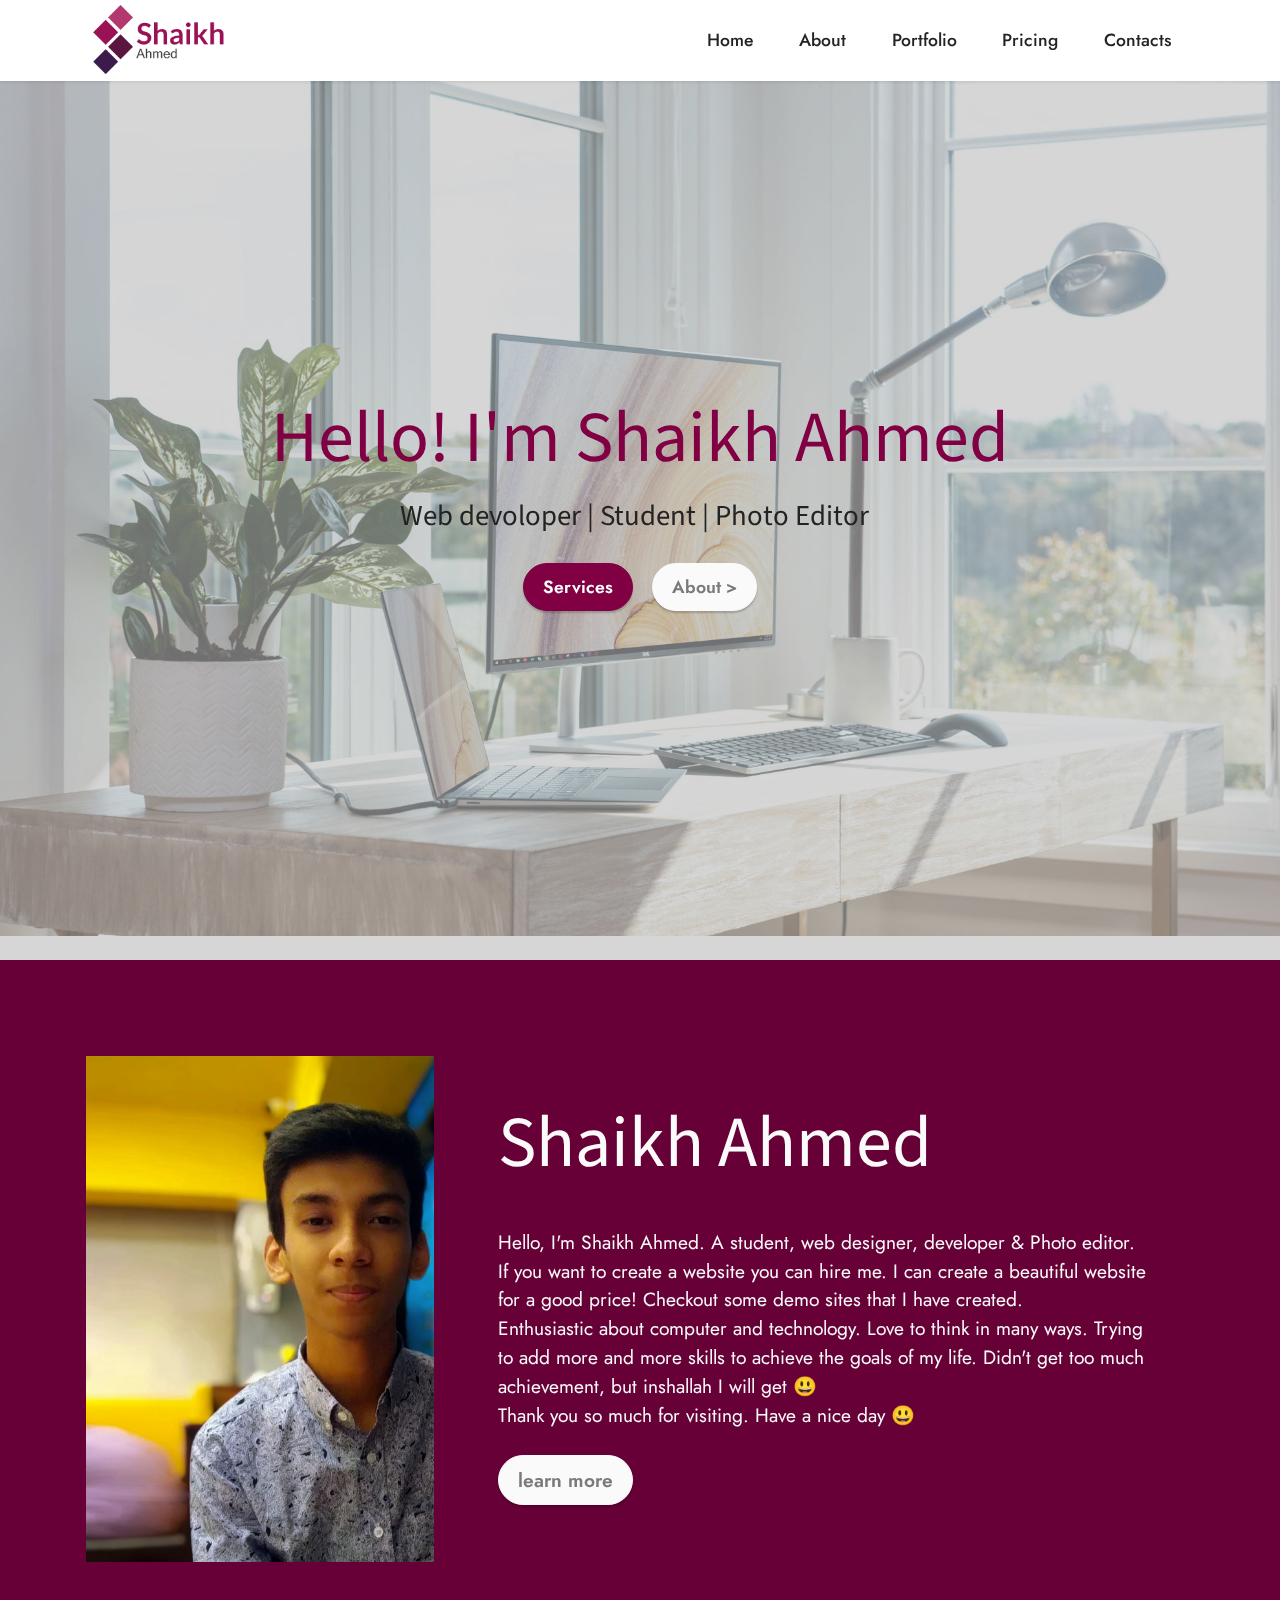
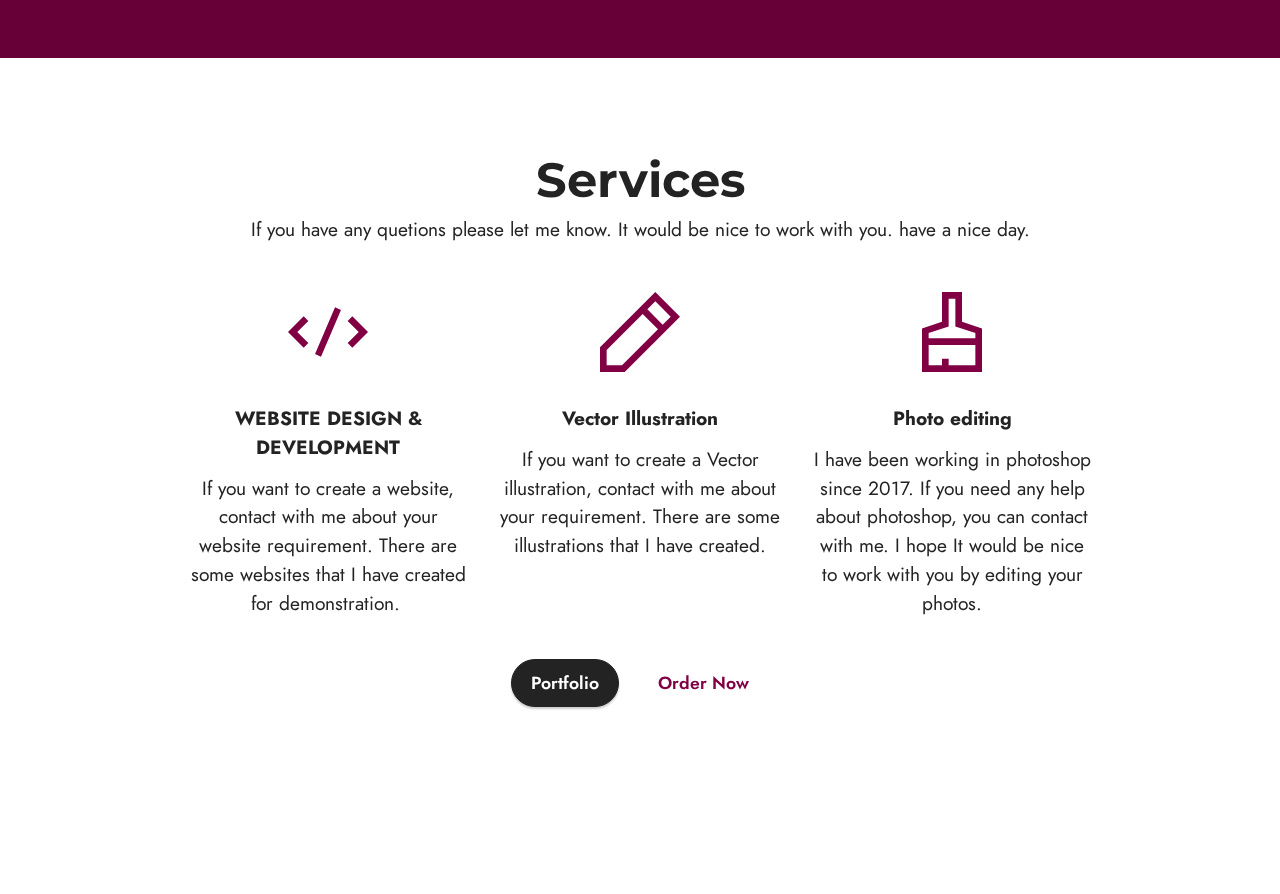
<file: index.html>
<!DOCTYPE html>
<html  >
<head>
  <meta charset="UTF-8">
  <meta http-equiv="X-UA-Compatible" content="IE=edge">
  <meta name="generator" content="Mobirise v5.0.29, mobirise.com">
  <meta name="viewport" content="width=device-width, initial-scale=1, minimum-scale=1">
  <link rel="shortcut icon" href="assets/images/logo-site-1-217x122.png" type="image/x-icon">
  <meta name="description" content="Hello, I'm Shaikh Ahmed. A student, web designer, developer & Photo Editor. ">
  
  
  <title>Shaikh Ahmed</title>
  <link rel="stylesheet" href="assets/web/assets/mobirise-icons2/mobirise2.css">
  <link rel="stylesheet" href="assets/tether/tether.min.css">
  <link rel="stylesheet" href="assets/bootstrap/css/bootstrap.min.css">
  <link rel="stylesheet" href="assets/bootstrap/css/bootstrap-grid.min.css">
  <link rel="stylesheet" href="assets/bootstrap/css/bootstrap-reboot.min.css">
  <link rel="stylesheet" href="assets/dropdown/css/style.css">
  <link rel="stylesheet" href="assets/socicon/css/styles.css">
  <link rel="stylesheet" href="assets/theme/css/style.css">
  <link rel="preload" as="style" href="assets/mobirise/css/mbr-additional.css"><link rel="stylesheet" href="assets/mobirise/css/mbr-additional.css" type="text/css">
  
  
  
  
</head>
<body>
  

<!-- Load Facebook SDK for JavaScript -->
      <div id="fb-root"></div>
      <script>
        window.fbAsyncInit = function() {
          FB.init({
            xfbml            : true,
            version          : 'v8.0'
          });
        };

        (function(d, s, id) {
        var js, fjs = d.getElementsByTagName(s)[0];
        if (d.getElementById(id)) return;
        js = d.createElement(s); js.id = id;
        js.src = 'https://connect.facebook.net/en_US/sdk/xfbml.customerchat.js';
        fjs.parentNode.insertBefore(js, fjs);
      }(document, 'script', 'facebook-jssdk'));</script>

      <!-- Your Chat Plugin code -->
      <div class="fb-customerchat"
        attribution=setup_tool
        page_id="102843608220740"
  theme_color="#7646ff"
  logged_in_greeting="Hi! How can I help you?"
  logged_out_greeting="Hi! How can I help you?">
      </div>

  
  <section class="menu menu2 cid-satEJ09Ha4" once="menu" id="menu2-0">
    
    <nav class="navbar navbar-dropdown navbar-fixed-top navbar-expand-lg">
        <div class="container">
            <div class="navbar-brand">
                <span class="navbar-logo">
                    
                        <img src="assets/images/logo-site-1-217x122.png" alt="" style="height: 5rem;">
                    
                </span>
                
            </div>
            <button class="navbar-toggler" type="button" data-toggle="collapse" data-target="#navbarSupportedContent" aria-controls="navbarNavAltMarkup" aria-expanded="false" aria-label="Toggle navigation">
                <div class="hamburger">
                    <span></span>
                    <span></span>
                    <span></span>
                    <span></span>
                </div>
            </button>
            <div class="collapse navbar-collapse" id="navbarSupportedContent">
                <ul class="navbar-nav nav-dropdown nav-right" data-app-modern-menu="true"><li class="nav-item"><a class="nav-link link text-black text-primary display-4" href="index.html">
                            Home</a></li><li class="nav-item"><a class="nav-link link text-black text-primary display-4" href="about.html">About</a></li>
                    <li class="nav-item"><a class="nav-link link text-black text-primary display-4" href="portfolio.html">
                            Portfolio</a></li><li class="nav-item"><a class="nav-link link text-black text-primary display-4" href="Pricing.html">Pricing</a></li>
                    <li class="nav-item"><a class="nav-link link text-black text-primary display-4" href="contact.html">Contacts</a>
                    </li></ul>
                
                
            </div>
        </div>
    </nav>
</section>

<section class="header2 cid-satOLcNmTm mbr-fullscreen mbr-parallax-background" id="header2-6">

    

    <div class="mbr-overlay" style="opacity: 0.6; background-color: rgb(187, 187, 187);"></div>

    <div class="container">
        <div class="row justify-content-center">
            <div class="col-12 col-lg-9">
                <h1 class="mbr-section-title mbr-fonts-style mb-3 display-1">Hello! I'm Shaikh Ahmed</h1>
                
                <p class="mbr-text mbr-fonts-style display-5">Web devoloper | Student | Photo Editor&nbsp;&nbsp;<br></p>
                <div class="mbr-section-btn mt-3"><a class="btn btn-secondary display-4" href="index.html#features1-4">Services</a>
                    <a class="btn btn-white display-4" href="index.html#header11-3">About &gt;</a></div>
            </div>
        </div>
    </div>
</section>

<section class="header11 cid-satITLLRNF" id="header11-3">

    

    

    <div class="container">
        <div class="row justify-content-center">
            <div class="col-12 col-md-4 image-wrapper">
                <img class="w-100" src="assets/images/pp-1076x1566.jpg" alt="Shaikh Ahmed ">
            </div>
            <div class="col-12 col-md">
                <div class="text-wrapper text-center">
                    <h1 class="mbr-section-title mbr-fonts-style mb-3 display-1">
                        Shaikh Ahmed<br></h1>
                    <p class="mbr-text mbr-fonts-style display-7"><br>Hello, I'm Shaikh Ahmed. A student, web designer, developer &amp; Photo editor.
<br>If you want to create a website you can hire me. I can create a beautiful website for a good price! Checkout some demo sites that I have created.
<br>Enthusiastic about computer and technology. Love to think in many ways. Trying to add more and more skills to achieve the goals of my life. Didn't get too much achievement, but inshallah I will get 😃
<br>Thank you so much for visiting. Have a nice day 😃</p>
                    <div class="mbr-section-btn mt-3"><a class="btn btn-white display-7" href="about.html">learn more</a></div>
                </div>
            </div>
        </div>
    </div>
</section>

<section class="features24 cid-satKGlPVhW" id="features1-4">
    

    
    <div class="container-fluid">
        <div class="row">
            <div class="col-12">
                <h3 class="mbr-section-title mbr-fonts-style align-center mb-0 display-2">
                    <strong>Services</strong></h3>
                <h5 class="mbr-section-subtitle mbr-fonts-style align-center mb-0 mt-2 display-7">
                    If you have any quetions please let me know. It would be nice to work with you. have a nice day.</h5>
            </div>
            <div class="card col-12 col-md-6 col-lg-3">
                <div class="card-wrapper">
                    <div class="card-box align-center">
                        <span class="mbr-iconfont mobi-mbri-code mobi-mbri"></span>
                        <h5 class="card-title align-center mbr-fonts-style display-7"><strong>WEBSITE DESIGN &amp; DEVELOPMENT
</strong></h5>
                        <p class="card-text align-center mbr-fonts-style display-7">If you want to create a website, contact with me about your website requirement. There are some websites that I have created for demonstration.&nbsp;<br></p>
                    </div>
                </div>
            </div>
            <div class="card col-12 col-md-6 col-lg-3">
                <div class="card-wrapper">
                    <div class="card-box align-center">
                        <span class="mbr-iconfont mobi-mbri-edit-2 mobi-mbri"></span>
                        <h5 class="card-title align-center mbr-fonts-style display-7"><strong>Vector Illustration</strong></h5>
                        <p class="card-text align-center mbr-fonts-style display-7">If you want to create a Vector illustration, contact with me about your requirement. There are some illustrations that I have created. </p>
                    </div>
                </div>
            </div>
            <div class="card col-12 col-md-6 col-lg-3">
                <div class="card-wrapper">
                    <div class="card-box align-center">
                        <span class="mbr-iconfont mobi-mbri-website-theme-2 mobi-mbri"></span>
                        <h5 class="card-title align-center mbr-fonts-style display-7"><strong>Photo editing</strong></h5>
                        <p class="card-text align-center mbr-fonts-style display-7">I have been working in photoshop since 2017. If you need any help about  photoshop, you can contact with me. I hope It would be nice to work with you by editing your photos.</p>
                    </div>
                </div>
            </div>
            
        </div>
    </div>
</section>

<section class="content11 cid-satO6eCyjX" id="content11-5">
    
    <div class="container">
        <div class="row justify-content-center">
            <div class="col-md-12 col-lg-12">
                <div class="mbr-section-btn align-center"><a class="btn btn-black display-4" href="portfolio.html">Portfolio</a>
                    <a class="btn btn-secondary-outline display-4" href="contact.html">Order Now</a></div>
            </div>
        </div>
    </div>
</section>

<section class="footer3 cid-satPF8R2eT mbr-reveal" once="footers" id="footer3-8">

    

    

    <div class="container-fluid">
        <div class="media-container-row align-center mbr-white">
            
            <div class="row social-row">
                <div class="social-list align-right pb-2">
                    
                    
                    
                    
                    
                    
                <div class="soc-item">
                        <a href="https://twitter.com/shaikhahmedbd" target="_blank">
                            <span class="mbr-iconfont mbr-iconfont-social socicon-twitter socicon"></span>
                        </a>
                    </div><div class="soc-item">
                        <a href="https://www.facebook.com/shaikhahmedpage" target="_blank">
                            <span class="mbr-iconfont mbr-iconfont-social socicon-facebook socicon"></span>
                        </a>
                    </div><div class="soc-item">
                        <a href="https://www.youtube.com/channel/UCh16FkrFJFYOMDwC3hHpJfA?view_as=subscriber" target="_blank">
                            <span class="mbr-iconfont mbr-iconfont-social socicon-youtube socicon"></span>
                        </a>
                    </div><div class="soc-item">
                        <a href="https://instagram.com/shaikh__ahmed__" target="_blank">
                            <span class="mbr-iconfont mbr-iconfont-social socicon-instagram socicon"></span>
                        </a>
                    </div></div>
            </div>
            <div class="row row-copirayt">
                <p class="mbr-text mb-0 mbr-fonts-style mbr-white align-center display-7">
                    © Copyright 2020. All Rights Reserved by Shaikh Ahmed.
                </p>
            </div>
        </div>
    </div>
</section>


  <script src="assets/web/assets/jquery/jquery.min.js"></script>
  <script src="assets/popper/popper.min.js"></script>
  <script src="assets/tether/tether.min.js"></script>
  <script src="assets/bootstrap/js/bootstrap.min.js"></script>
  <script src="assets/smoothscroll/smooth-scroll.js"></script>
  <script src="assets/dropdown/js/nav-dropdown.js"></script>
  <script src="assets/dropdown/js/navbar-dropdown.js"></script>
  <script src="assets/touchswipe/jquery.touch-swipe.min.js"></script>
  <script src="assets/parallax/jarallax.min.js"></script>
  <script src="assets/theme/js/script.js"></script>
  
  
  
</body>
</html>
</file>
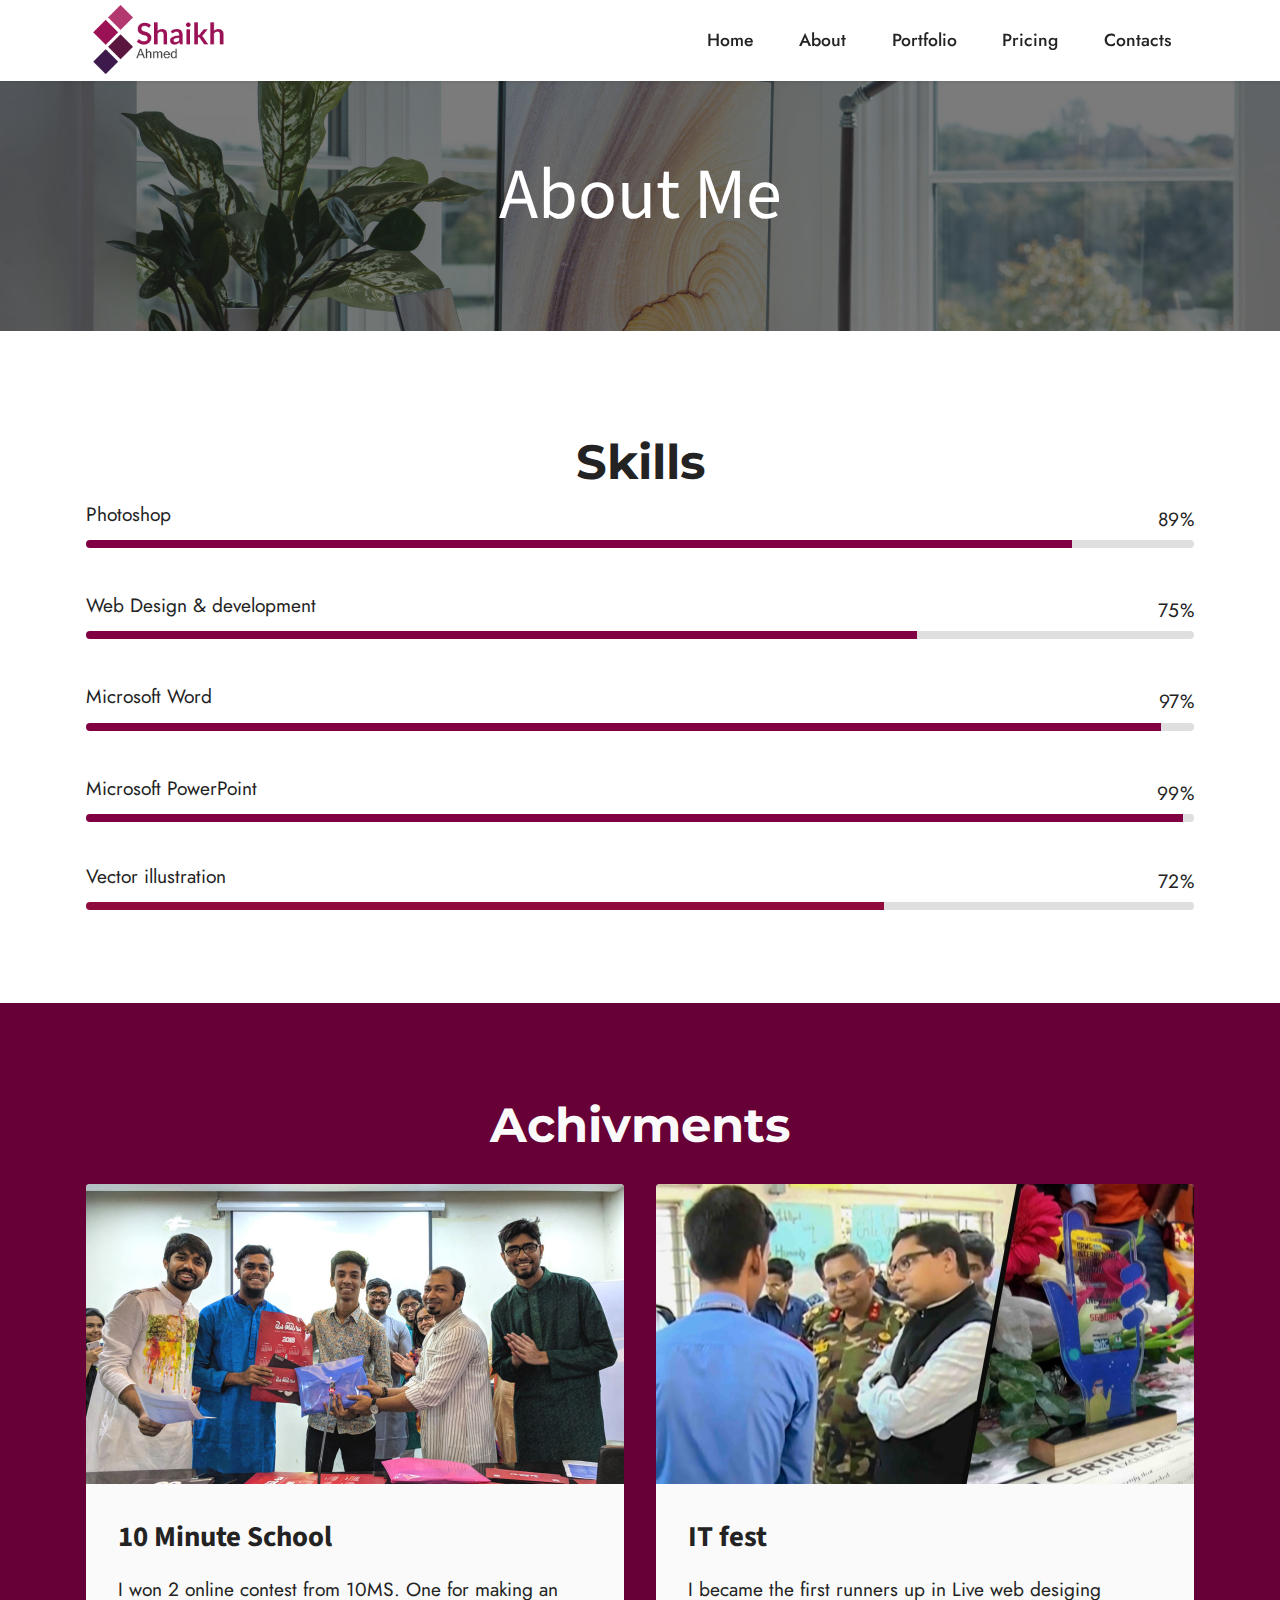
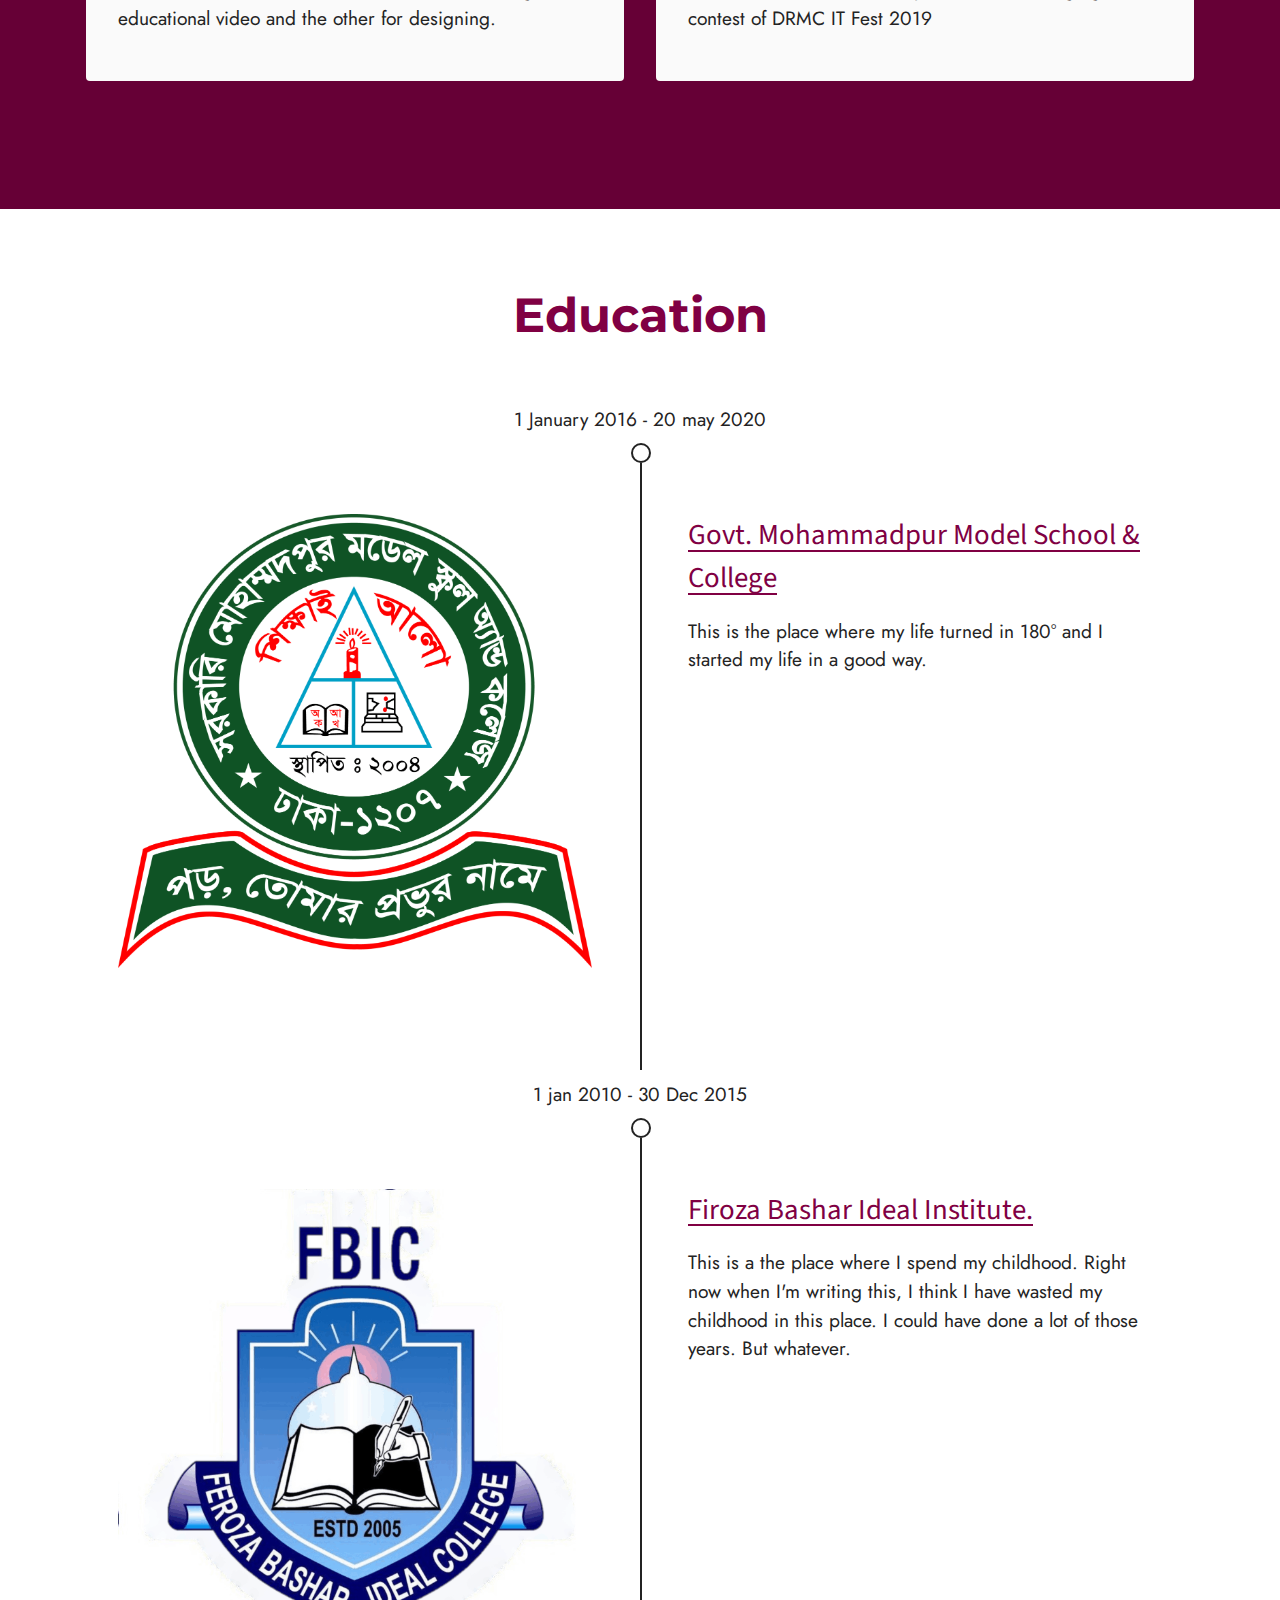
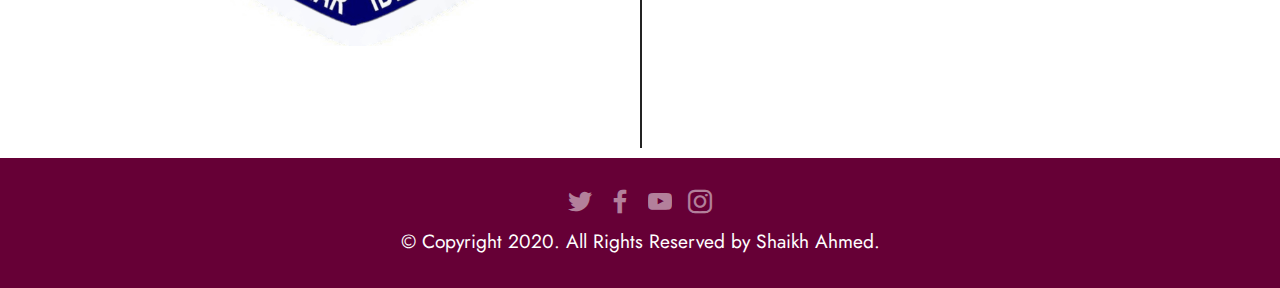
<file: about.html>
<!DOCTYPE html>
<html  >
<head>
  <meta charset="UTF-8">
  <meta http-equiv="X-UA-Compatible" content="IE=edge">
  <meta name="generator" content="Mobirise v5.0.29, mobirise.com">
  <meta name="viewport" content="width=device-width, initial-scale=1, minimum-scale=1">
  <link rel="shortcut icon" href="assets/images/logo-site-1-217x122.png" type="image/x-icon">
  <meta name="description" content="">
  
  
  <title>About</title>
  <link rel="stylesheet" href="assets/web/assets/mobirise-icons2/mobirise2.css">
  <link rel="stylesheet" href="assets/tether/tether.min.css">
  <link rel="stylesheet" href="assets/bootstrap/css/bootstrap.min.css">
  <link rel="stylesheet" href="assets/bootstrap/css/bootstrap-grid.min.css">
  <link rel="stylesheet" href="assets/bootstrap/css/bootstrap-reboot.min.css">
  <link rel="stylesheet" href="assets/dropdown/css/style.css">
  <link rel="stylesheet" href="assets/socicon/css/styles.css">
  <link rel="stylesheet" href="assets/theme/css/style.css">
  <link rel="preload" as="style" href="assets/mobirise/css/mbr-additional.css"><link rel="stylesheet" href="assets/mobirise/css/mbr-additional.css" type="text/css">
  
  
  
  
</head>
<body>
  



<!-- Load Facebook SDK for JavaScript -->
      <div id="fb-root"></div>
      <script>
        window.fbAsyncInit = function() {
          FB.init({
            xfbml            : true,
            version          : 'v8.0'
          });
        };

        (function(d, s, id) {
        var js, fjs = d.getElementsByTagName(s)[0];
        if (d.getElementById(id)) return;
        js = d.createElement(s); js.id = id;
        js.src = 'https://connect.facebook.net/en_US/sdk/xfbml.customerchat.js';
        fjs.parentNode.insertBefore(js, fjs);
      }(document, 'script', 'facebook-jssdk'));</script>

      <!-- Your Chat Plugin code -->
      <div class="fb-customerchat"
        attribution=setup_tool
        page_id="102843608220740"
  theme_color="#7646ff"
  logged_in_greeting="Hi! How can I help you?"
  logged_out_greeting="Hi! How can I help you?">
      </div>



  
  <section class="menu menu2 cid-satQVP63RI" once="menu" id="menu2-9">
    
    <nav class="navbar navbar-dropdown navbar-fixed-top navbar-expand-lg">
        <div class="container">
            <div class="navbar-brand">
                <span class="navbar-logo">
                    
                        <img src="assets/images/logo-site-1-217x122.png" alt="" style="height: 5rem;">
                    
                </span>
                
            </div>
            <button class="navbar-toggler" type="button" data-toggle="collapse" data-target="#navbarSupportedContent" aria-controls="navbarNavAltMarkup" aria-expanded="false" aria-label="Toggle navigation">
                <div class="hamburger">
                    <span></span>
                    <span></span>
                    <span></span>
                    <span></span>
                </div>
            </button>
            <div class="collapse navbar-collapse" id="navbarSupportedContent">
                <ul class="navbar-nav nav-dropdown nav-right" data-app-modern-menu="true"><li class="nav-item"><a class="nav-link link text-black text-primary display-4" href="index.html">
                            Home</a></li><li class="nav-item"><a class="nav-link link text-black text-primary display-4" href="about.html">About</a></li>
                    <li class="nav-item"><a class="nav-link link text-black text-primary display-4" href="portfolio.html">
                            Portfolio</a></li><li class="nav-item"><a class="nav-link link text-black text-primary display-4" href="Pricing.html">Pricing</a></li>
                    <li class="nav-item"><a class="nav-link link text-black text-primary display-4" href="contact.html">Contacts</a>
                    </li></ul>
                
                
            </div>
        </div>
    </nav>
</section>

<section class="info3 cid-satR92oXe8" id="info3-f">

    

    <div class="mbr-overlay" style="opacity: 0.6; background-color: rgb(35, 35, 35);">
    </div>
    <div class="container">
        <div class="row justify-content-center">
            <div class="card col-12 col-lg-10">
                <div class="card-wrapper">
                    <div class="card-box align-center">
                        <h4 class="card-title mbr-fonts-style align-center mb-4 display-1">
                            About Me</h4>
                        
                        
                    </div>
                </div>
            </div>
        </div>
    </div>
</section>

<section class="progress-bars1 cid-sau0iMdOkc" id="progress-bars1-k">
    
    

    

    <div class="container">
        <h2 class="mbr-section-title pb-2 align-center mbr-fonts-style display-2"><strong>
            Skills</strong></h2>

        

        <div class="progress_elements">
            <div class="progress1 pb-5">
                <div class="title-wrap">
                    <div class="progressbar-title mbr-fonts-style display-7">
                        <p>
                            Photoshop</p>
                    </div>
                    <div class="progress_value mbr-fonts-style display-7">
                        <div class="progressbar-number"></div>
                        <span>%</span>
                    </div>
                </div>
                <progress class="progress progress-primary" max="100" value="89">
                </progress>
            </div>
            
            <div class="progress2 pb-5">
                <div class="title-wrap">
                    <div class="progressbar-title mbr-fonts-style display-7">
                        <p>Web Design &amp; development</p>
                    </div>
                <div class="progress_value mbr-fonts-style display-7">
                    <div class="progressbar-number"></div>
                    <span>%</span>
                </div>
                </div>
                <progress class="progress progress-primary" max="100" value="75">
                </progress>
            </div>
            
            <div class="progress3 pb-5">
                <div class="title-wrap">
                    <div class="progressbar-title mbr-fonts-style display-7">
                        <p>
                            Microsoft Word</p>
                    </div>
                    <div class="progress_value mbr-fonts-style display-7">
                        <div class="progressbar-number"></div>
                        <span>%</span>
                    </div>
                </div>
                <progress class="progress progress-primary" max="100" value="97">
                </progress>
            </div>
            
            <div class="progress4">
                <div class="title-wrap">
                    <div class="progressbar-title mbr-fonts-style display-7">
                        <p>
                            Microsoft PowerPoint</p>
                    </div>
                <div class="progress_value mbr-fonts-style display-7">
                    <div class="progressbar-number"></div>
                    <span>%</span>
                </div>
                </div>
                <progress class="progress progress-primary" max="100" value="99">
                </progress>
            </div>
        </div>
    </div>
</section>

<section class="progress-bars1 cid-sau0MIIR2s" id="progress-bars1-l">
    
    

    

    <div class="container">
        

        

        <div class="progress_elements">
            <div class="progress1 pb-5">
                <div class="title-wrap">
                    <div class="progressbar-title mbr-fonts-style display-7">
                        <p>Vector illustration</p>
                    </div>
                    <div class="progress_value mbr-fonts-style display-7">
                        <div class="progressbar-number"></div>
                        <span>%</span>
                    </div>
                </div>
                <progress class="progress progress-primary" max="100" value="72">
                </progress>
            </div>
            
            
            
            
            
            
        </div>
    </div>
</section>

<section class="content1 cid-satY9wkx7v" id="content1-j">
    
    
    <div class="container">
        <div class="mbr-section-head">
            <h4 class="mbr-section-title mbr-fonts-style align-center mb-0 display-2"><strong>Achivments</strong></h4>
            
        </div>
        <div class="row mt-4">
            <div class="item features-image сol-12 col-md-6 col-lg-6">
                <div class="item-wrapper">
                    <div class="item-img">
                        <img src="assets/images/9-lac-1076x738.jpg" alt="10ms" title="">
                    </div>
                    <div class="item-content">
                        <h5 class="item-title mbr-fonts-style display-5"><strong>10 Minute School</strong></h5>
                        
                        <p class="mbr-text mbr-fonts-style mt-3 display-7">I won 2 online contest from 10MS. One for making an educational video and the other for designing.
<br></p>
                    </div>
                    
                </div>
            </div>
            <div class="item features-image сol-12 col-md-6 col-lg-6">
                <div class="item-wrapper">
                    <div class="item-img">
                        <img src="assets/images/drmc-it-fest-1076x807.jpeg" alt="IT fest" title="">
                    </div>
                    <div class="item-content">
                        <h5 class="item-title mbr-fonts-style display-5"><strong>IT fest</strong></h5>
                        
                        <p class="mbr-text mbr-fonts-style mt-3 display-7">I became the first runners up in Live web desiging contest of DRMC IT Fest 2019
<br></p>
                    </div>
                    
                </div>
            </div>


        </div>
    </div>
</section>

<section class="timeline3 cid-satTkSWktV" id="timeline3-h">
    
    
    <div class="container">
        <div class="mbr-section-head">
            <h3 class="mbr-section-title mbr-fonts-style align-center mb-0 display-2">
                <strong>Education</strong></h3>
            
        </div>
        <div class="timelines-container mt-4">
            <div class="row timeline-element first-separline mb-5">
                <div class="timeline-date col-12">
                    <div class="timeline-date-wrapper">
                        <p class="mbr-timeline-date display-7">
                            1 January 2016 - 20 may 2020</p>
                    </div>
                </div>
                <span class="iconBackground"></span>
                <div class="col-12 col-md-6">
                    <div class="image-wrapper">
                        <img src="assets/images/gmmc-1392x1333.png" alt="mmsc" title="">
                    </div>
                </div>
                <div class="col-12 col-md-6">
                    <div class="timeline-text-wrapper">
                        <h4 class="mbr-timeline-title mbr-fonts-style mb-0 display-5">
                            <a href="http://www.mmsc.edu.bd" class="text-secondary" target="_blank">Govt. Mohammadpur Model School &amp; College</a></h4>
                        <p class="mbr-text mbr-fonts-style mt-3 mb-0 display-7">This is the place where my life turned in 180° and I started my life in a good way.&nbsp;</p>
                    </div>
                </div>
            </div>
            <div class="row timeline-element first-separline mb-5">
                <div class="timeline-date col-12">
                    <div class="timeline-date-wrapper">
                        <p class="mbr-timeline-date display-7">
                            1 jan 2010 - 30 Dec 2015</p>
                    </div>
                </div>
                <span class="iconBackground"></span>
                <div class="col-12 col-md-6">
                    <div class="image-wrapper">
                        <img src="assets/images/fbic-746x720.png" alt="fbic" title="">
                    </div>
                </div>
                <div class="col-12 col-md-6">
                    <div class="timeline-text-wrapper">
                        <h4 class="mbr-timeline-title mbr-fonts-style mb-0 display-5"><strong><a href="http://www.fbic.edu.bd" class="text-secondary" target="_blank">Firoza Bashar Ideal Institute.</a></strong></h4>
                        <p class="mbr-text mbr-fonts-style mt-3 mb-0 display-7">
                            This is a the place where I spend my childhood. Right now when I'm writing this, I think I have wasted my childhood in this place. I could have done a lot of those years. But whatever.</p>
                    </div>
                </div>
            </div>
            
            
            
            
            
            
            
            
            
            
        </div>
    </div>
</section>

<section class="footer3 cid-satQVVv9gt" once="footers" id="footer3-e">

    

    

    <div class="container">
        <div class="media-container-row align-center mbr-white">
            
            <div class="row social-row">
                <div class="social-list align-right pb-2">
                    
                    
                    
                    
                    
                    
                <div class="soc-item">
                        <a href="https://twitter.com/shaikhahmedbd" target="_blank">
                            <span class="mbr-iconfont mbr-iconfont-social socicon-twitter socicon"></span>
                        </a>
                    </div><div class="soc-item">
                        <a href="https://www.facebook.com/shaikhahmedpage" target="_blank">
                            <span class="mbr-iconfont mbr-iconfont-social socicon-facebook socicon"></span>
                        </a>
                    </div><div class="soc-item">
                        <a href="https://www.youtube.com/channel/UCh16FkrFJFYOMDwC3hHpJfA?view_as=subscriber" target="_blank">
                            <span class="mbr-iconfont mbr-iconfont-social socicon-youtube socicon"></span>
                        </a>
                    </div><div class="soc-item">
                        <a href="https://instagram.com/shaikh__ahmed__" target="_blank">
                            <span class="mbr-iconfont mbr-iconfont-social socicon-instagram socicon"></span>
                        </a>
                    </div></div>
            </div>
            <div class="row row-copirayt">
                <p class="mbr-text mb-0 mbr-fonts-style mbr-white align-center display-7">
                    © Copyright 2020. All Rights Reserved by Shaikh Ahmed.
                </p>
            </div>
        </div>
    </div>
</section>


  <script src="assets/web/assets/jquery/jquery.min.js"></script>
  <script src="assets/popper/popper.min.js"></script>
  <script src="assets/tether/tether.min.js"></script>
  <script src="assets/bootstrap/js/bootstrap.min.js"></script>
  <script src="assets/smoothscroll/smooth-scroll.js"></script>
  <script src="assets/dropdown/js/nav-dropdown.js"></script>
  <script src="assets/dropdown/js/navbar-dropdown.js"></script>
  <script src="assets/touchswipe/jquery.touch-swipe.min.js"></script>
  <script src="assets/theme/js/script.js"></script>
  
  
  
</body>
</html>
</file>
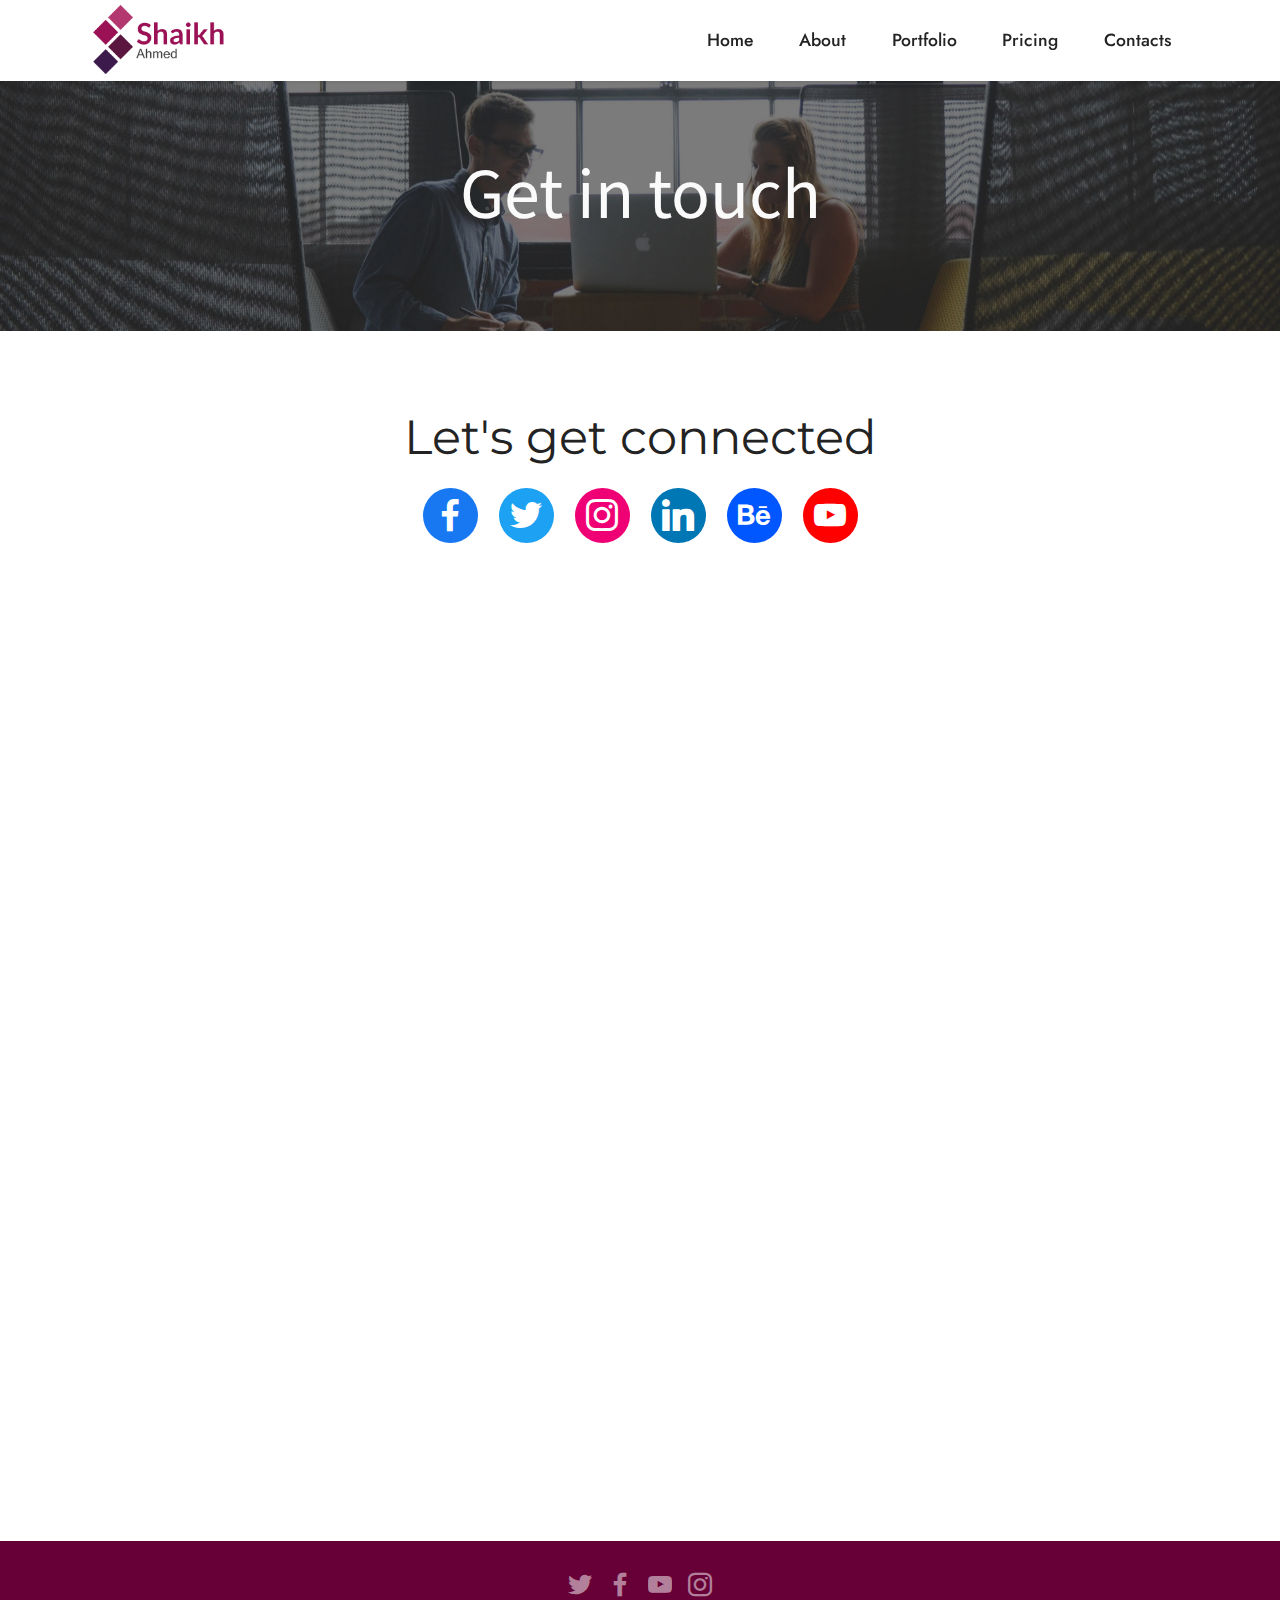
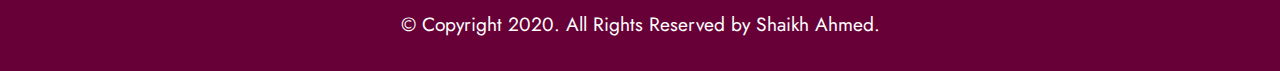
<file: contact.html>
<!DOCTYPE html>
<html  >
<head>
  <meta charset="UTF-8">
  <meta http-equiv="X-UA-Compatible" content="IE=edge">
  <meta name="generator" content="Mobirise v5.0.29, mobirise.com">
  <meta name="viewport" content="width=device-width, initial-scale=1, minimum-scale=1">
  <link rel="shortcut icon" href="assets/images/logo-site-1-217x122.png" type="image/x-icon">
  <meta name="description" content="">
  
  
  <title>Contact</title>
  <link rel="stylesheet" href="assets/web/assets/mobirise-icons2/mobirise2.css">
  <link rel="stylesheet" href="assets/tether/tether.min.css">
  <link rel="stylesheet" href="assets/bootstrap/css/bootstrap.min.css">
  <link rel="stylesheet" href="assets/bootstrap/css/bootstrap-grid.min.css">
  <link rel="stylesheet" href="assets/bootstrap/css/bootstrap-reboot.min.css">
  <link rel="stylesheet" href="assets/dropdown/css/style.css">
  <link rel="stylesheet" href="assets/socicon/css/styles.css">
  <link rel="stylesheet" href="assets/theme/css/style.css">
  <link rel="preload" as="style" href="assets/mobirise/css/mbr-additional.css"><link rel="stylesheet" href="assets/mobirise/css/mbr-additional.css" type="text/css">
  
  
  
  
</head>
<body>
  






<!-- Load Facebook SDK for JavaScript -->
      <div id="fb-root"></div>
      <script>
        window.fbAsyncInit = function() {
          FB.init({
            xfbml            : true,
            version          : 'v8.0'
          });
        };

        (function(d, s, id) {
        var js, fjs = d.getElementsByTagName(s)[0];
        if (d.getElementById(id)) return;
        js = d.createElement(s); js.id = id;
        js.src = 'https://connect.facebook.net/en_US/sdk/xfbml.customerchat.js';
        fjs.parentNode.insertBefore(js, fjs);
      }(document, 'script', 'facebook-jssdk'));</script>

      <!-- Your Chat Plugin code -->
      <div class="fb-customerchat"
        attribution=setup_tool
        page_id="102843608220740"
  theme_color="#7646ff"
  logged_in_greeting="Hi! How can I help you?"
  logged_out_greeting="Hi! How can I help you?">
      </div>









  
  <section class="menu menu2 cid-sauywrlhkf" once="menu" id="menu2-1h">
    
    <nav class="navbar navbar-dropdown navbar-fixed-top navbar-expand-lg">
        <div class="container">
            <div class="navbar-brand">
                <span class="navbar-logo">
                    
                        <img src="assets/images/logo-site-1-217x122.png" alt="" style="height: 5rem;">
                    
                </span>
                
            </div>
            <button class="navbar-toggler" type="button" data-toggle="collapse" data-target="#navbarSupportedContent" aria-controls="navbarNavAltMarkup" aria-expanded="false" aria-label="Toggle navigation">
                <div class="hamburger">
                    <span></span>
                    <span></span>
                    <span></span>
                    <span></span>
                </div>
            </button>
            <div class="collapse navbar-collapse" id="navbarSupportedContent">
                <ul class="navbar-nav nav-dropdown nav-right" data-app-modern-menu="true"><li class="nav-item"><a class="nav-link link text-black text-primary display-4" href="index.html">
                            Home</a></li><li class="nav-item"><a class="nav-link link text-black text-primary display-4" href="about.html">About</a></li>
                    <li class="nav-item"><a class="nav-link link text-black text-primary display-4" href="portfolio.html">
                            Portfolio</a></li><li class="nav-item"><a class="nav-link link text-black text-primary display-4" href="Pricing.html">Pricing</a></li>
                    <li class="nav-item"><a class="nav-link link text-black text-primary display-4" href="contact.html">Contacts</a>
                    </li></ul>
                
                
            </div>
        </div>
    </nav>
</section>

<section class="info3 cid-sauywsD4QA" id="info3-1i">

    

    <div class="mbr-overlay" style="opacity: 0.6; background-color: rgb(35, 35, 35);">
    </div>
    <div class="container">
        <div class="row justify-content-center">
            <div class="card col-12 col-lg-10">
                <div class="card-wrapper">
                    <div class="card-box align-center">
                        <h4 class="card-title mbr-fonts-style align-center mb-4 display-1">Get in touch</h4>
                        
                        
                    </div>
                </div>
            </div>
        </div>
    </div>
</section>

<section class="share3 cid-sauzwjnITN" id="share3-1s">
    
     
    
    

    <div class="container">
        <div class="media-container-row">
            <div class="col-12">
                <h3 class="mbr-section-title align-center mb-3 mbr-fonts-style display-2">Let's get connected</h3>
                <div class="social-list align-center">
                   
                    <a class="iconfont-wrapper bg-facebook m-2 " target="_blank" href="https://www.facebook.com/shaikhahmedpage">
                            <span class="socicon-facebook socicon"></span>
                        </a>
                        <a class="iconfont-wrapper bg-twitter m-2" href="https://www.twitter.com/shaikhahmedbd" target="_blank">
                            <span class="socicon-twitter socicon"></span>
                        </a>
                        <a class="iconfont-wrapper bg-instagram m-2" href="https://www.instagram.com/shaikh__ahmed__" target="_blank">
                            <span class="socicon-instagram socicon"></span>
                        </a>
                        
                        
                        <a class="iconfont-wrapper bg-linkedin m-2" href="https://www.linkedin.com/in/shaikh-ahmed-02a286177/" target="_blank">
                            <span class="socicon-linkedin socicon"></span>
                        </a>
                        <a class="iconfont-wrapper bg-behance m-2" href="https://www.behance.net/shaikhahmedbd" target="_blank">
                            <span class="socicon-behance socicon"></span>
                        </a>
                        
                        
                        <a class="iconfont-wrapper bg-youtube m-2" href="https://www.youtube.com/channel/UCh16FkrFJFYOMDwC3hHpJfA?view_as=subscriber" target="_blank">
                            <span class="socicon-youtube socicon"></span>
                        </a>
                        
                </div>
            </div>
        </div>
    </div>
</section>








<iframe src="https://docs.google.com/forms/d/e/1FAIpQLSd6fD4A4OHUXl98UJXDR1II8iOXyre6I2EkncLXvpe_WJaaqg/viewform?embedded=true" width="100%" height="910" frameborder="0" marginheight="0" marginwidth="0">Loading…</iframe>











<section class="footer3 cid-sauywAx0jP" once="footers" id="footer3-1r">

    

    

    <div class="container">
        <div class="media-container-row align-center mbr-white">
            
            <div class="row social-row">
                <div class="social-list align-right pb-2">
                    
                    
                    
                    
                    
                    
                <div class="soc-item">
                        <a href="https://twitter.com/shaikhahmedbd" target="_blank">
                            <span class="mbr-iconfont mbr-iconfont-social socicon-twitter socicon"></span>
                        </a>
                    </div><div class="soc-item">
                        <a href="https://www.facebook.com/shaikhahmedpage" target="_blank">
                            <span class="mbr-iconfont mbr-iconfont-social socicon-facebook socicon"></span>
                        </a>
                    </div><div class="soc-item">
                        <a href="https://www.youtube.com/channel/UCh16FkrFJFYOMDwC3hHpJfA?view_as=subscriber" target="_blank">
                            <span class="mbr-iconfont mbr-iconfont-social socicon-youtube socicon"></span>
                        </a>
                    </div><div class="soc-item">
                        <a href="https://instagram.com/shaikh__ahmed__" target="_blank">
                            <span class="mbr-iconfont mbr-iconfont-social socicon-instagram socicon"></span>
                        </a>
                    </div></div>
            </div>
            <div class="row row-copirayt">
                <p class="mbr-text mb-0 mbr-fonts-style mbr-white align-center display-7">
                    © Copyright 2020. All Rights Reserved by Shaikh Ahmed.
                </p>
            </div>
        </div>
    </div>
</section>


  <script src="assets/web/assets/jquery/jquery.min.js"></script>
  <script src="assets/popper/popper.min.js"></script>
  <script src="assets/tether/tether.min.js"></script>
  <script src="assets/bootstrap/js/bootstrap.min.js"></script>
  <script src="assets/smoothscroll/smooth-scroll.js"></script>
  <script src="assets/dropdown/js/nav-dropdown.js"></script>
  <script src="assets/dropdown/js/navbar-dropdown.js"></script>
  <script src="assets/touchswipe/jquery.touch-swipe.min.js"></script>
  <script src="assets/theme/js/script.js"></script>
  
  
  
</body>
</html>
</file>
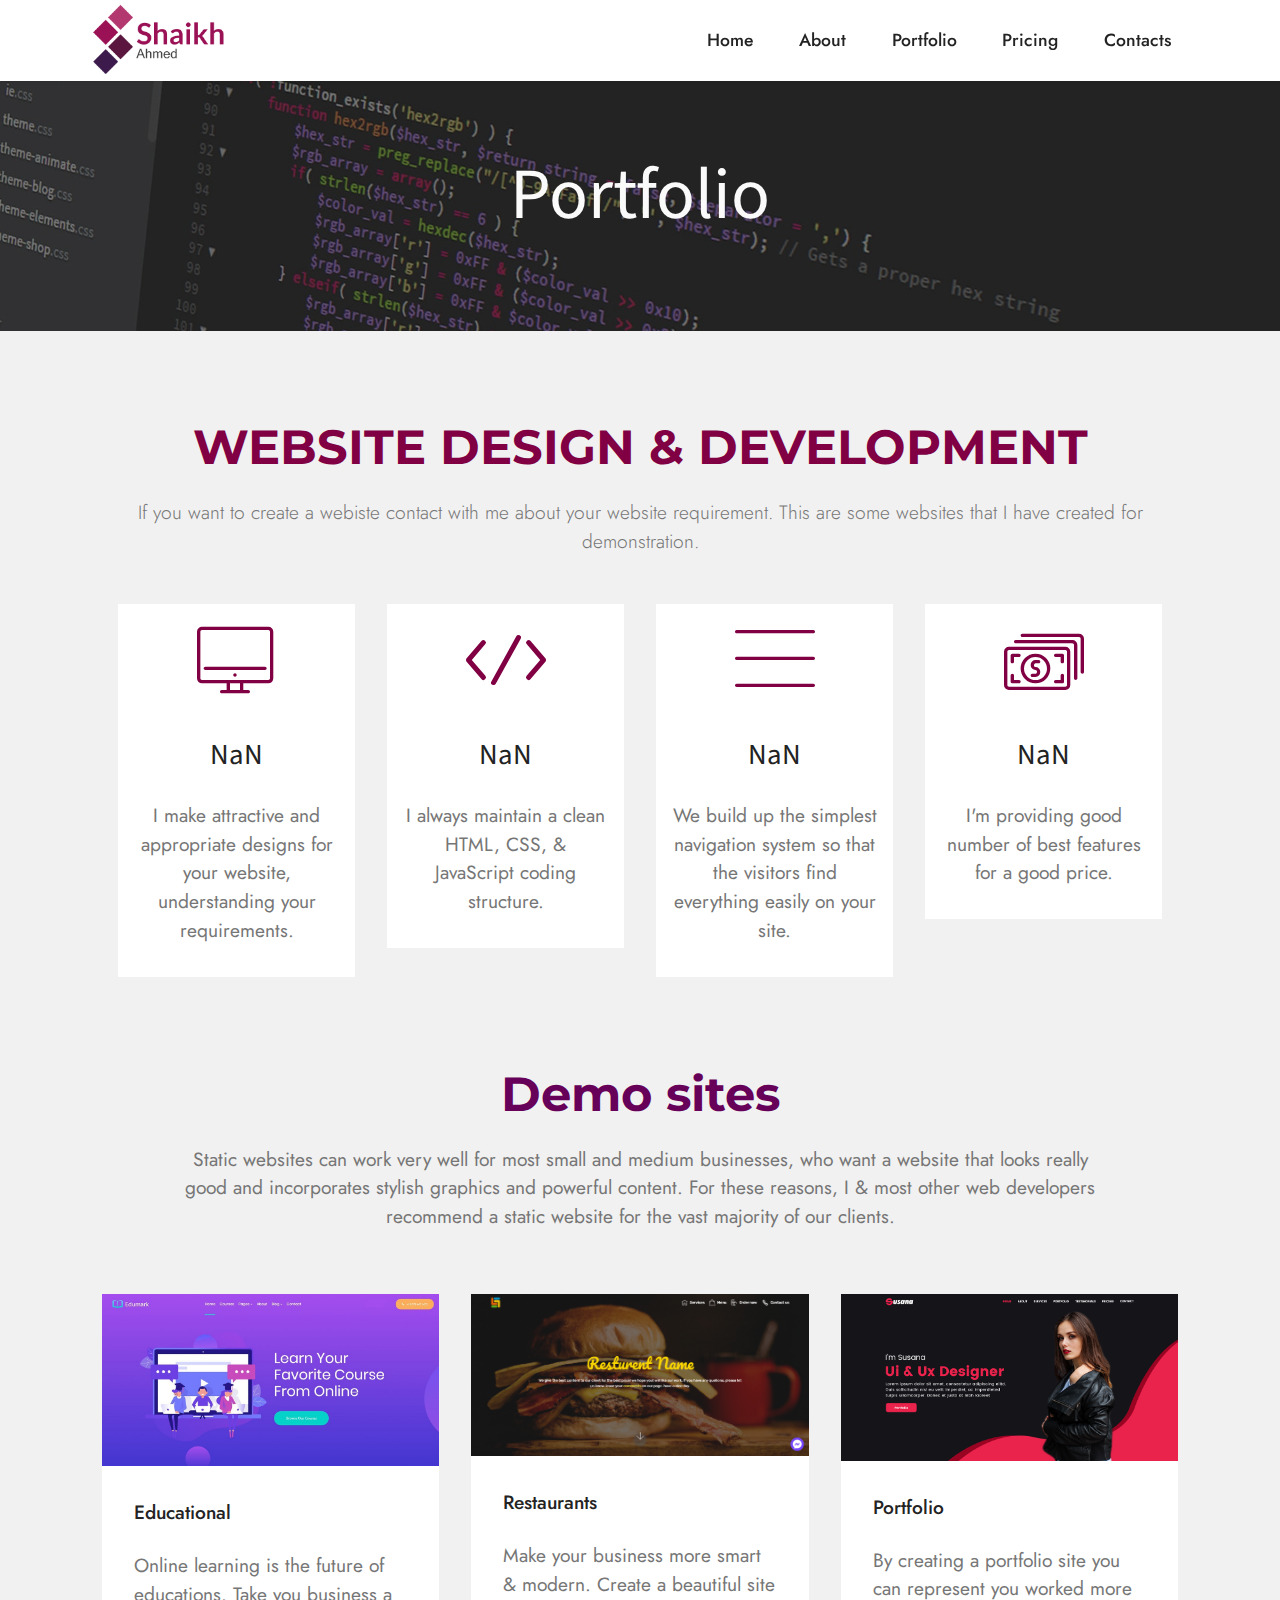
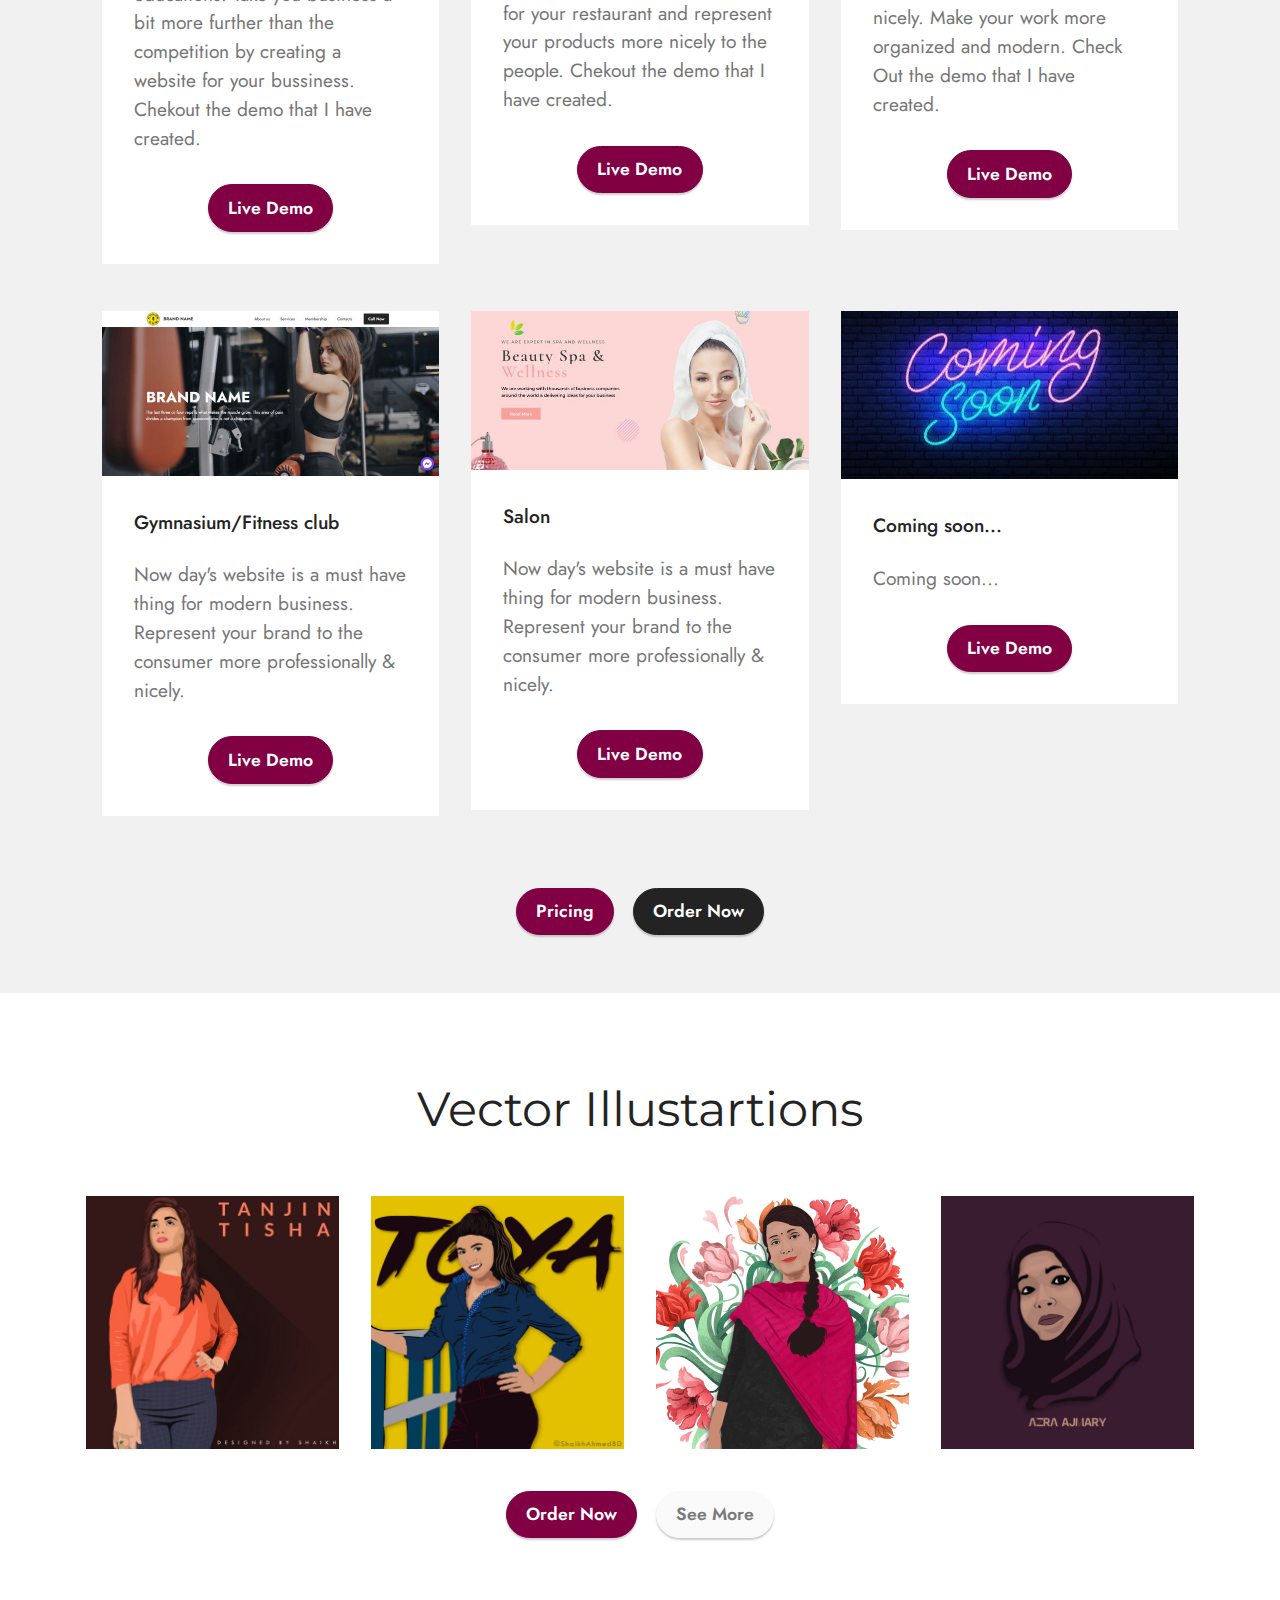
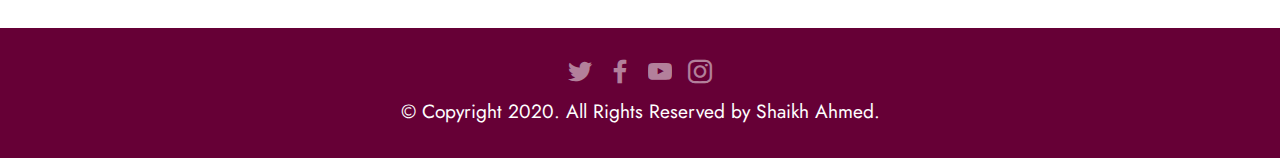
<file: portfolio.html>
<!DOCTYPE html>
<html  >
<head>
  <meta charset="UTF-8">
  <meta http-equiv="X-UA-Compatible" content="IE=edge">
  <meta name="generator" content="Mobirise v5.0.29, mobirise.com">
  <meta name="viewport" content="width=device-width, initial-scale=1, minimum-scale=1">
  <link rel="shortcut icon" href="assets/images/logo-site-1-217x122.png" type="image/x-icon">
  <meta name="description" content="">
  
  
  <title>Portfolio</title>
  <link rel="stylesheet" href="assets/web/assets/mobirise-icons2/mobirise2.css">
  <link rel="stylesheet" href="assets/web/assets/mobirise-icons/mobirise-icons.css">
  <link rel="stylesheet" href="assets/web/assets/mobirise-icons-bold/mobirise-icons-bold.css">
  <link rel="stylesheet" href="assets/tether/tether.min.css">
  <link rel="stylesheet" href="assets/bootstrap/css/bootstrap.min.css">
  <link rel="stylesheet" href="assets/bootstrap/css/bootstrap-grid.min.css">
  <link rel="stylesheet" href="assets/bootstrap/css/bootstrap-reboot.min.css">
  <link rel="stylesheet" href="assets/dropdown/css/style.css">
  <link rel="stylesheet" href="assets/socicon/css/styles.css">
  <link rel="stylesheet" href="assets/theme/css/style.css">
  <link rel="preload" as="style" href="assets/mobirise/css/mbr-additional.css"><link rel="stylesheet" href="assets/mobirise/css/mbr-additional.css" type="text/css">
  
  
  
  
</head>
<body>






<!-- Load Facebook SDK for JavaScript -->
      <div id="fb-root"></div>
      <script>
        window.fbAsyncInit = function() {
          FB.init({
            xfbml            : true,
            version          : 'v8.0'
          });
        };

        (function(d, s, id) {
        var js, fjs = d.getElementsByTagName(s)[0];
        if (d.getElementById(id)) return;
        js = d.createElement(s); js.id = id;
        js.src = 'https://connect.facebook.net/en_US/sdk/xfbml.customerchat.js';
        fjs.parentNode.insertBefore(js, fjs);
      }(document, 'script', 'facebook-jssdk'));</script>

      <!-- Your Chat Plugin code -->
      <div class="fb-customerchat"
        attribution=setup_tool
        page_id="102843608220740"
  theme_color="#7646ff"
  logged_in_greeting="Hi! How can I help you?"
  logged_out_greeting="Hi! How can I help you?">
      </div>




    
  
  <section class="menu menu2 cid-sau1DUqOfL" once="menu" id="menu2-m">
    
    <nav class="navbar navbar-dropdown navbar-fixed-top navbar-expand-lg">
        <div class="container">
            <div class="navbar-brand">
                <span class="navbar-logo">
                    
                        <img src="assets/images/logo-site-1-217x122.png" alt="" style="height: 5rem;">
                    
                </span>
                
            </div>
            <button class="navbar-toggler" type="button" data-toggle="collapse" data-target="#navbarSupportedContent" aria-controls="navbarNavAltMarkup" aria-expanded="false" aria-label="Toggle navigation">
                <div class="hamburger">
                    <span></span>
                    <span></span>
                    <span></span>
                    <span></span>
                </div>
            </button>
            <div class="collapse navbar-collapse" id="navbarSupportedContent">
                <ul class="navbar-nav nav-dropdown nav-right" data-app-modern-menu="true"><li class="nav-item"><a class="nav-link link text-black text-primary display-4" href="index.html">
                            Home</a></li><li class="nav-item"><a class="nav-link link text-black text-primary display-4" href="about.html">About</a></li>
                    <li class="nav-item"><a class="nav-link link text-black text-primary display-4" href="portfolio.html">
                            Portfolio</a></li><li class="nav-item"><a class="nav-link link text-black text-primary display-4" href="Pricing.html">Pricing</a></li>
                    <li class="nav-item"><a class="nav-link link text-black text-primary display-4" href="contact.html">Contacts</a>
                    </li></ul>
                
                
            </div>
        </div>
    </nav>
</section>

<section class="info3 cid-sau1DVSihX" id="info3-n">

    

    <div class="mbr-overlay" style="opacity: 0.6; background-color: rgb(35, 35, 35);">
    </div>
    <div class="container">
        <div class="row justify-content-center">
            <div class="card col-12 col-lg-10">
                <div class="card-wrapper">
                    <div class="card-box align-center">
                        <h4 class="card-title mbr-fonts-style align-center mb-4 display-1">
                            Portfolio</h4>
                        
                        
                    </div>
                </div>
            </div>
        </div>
    </div>
</section>

<section class="counters1 counters cid-sau3oEvgXl" id="counters1-u">

    

    

    <div class="container">
        <h2 class="mbr-section-title pb-3 align-center mbr-fonts-style display-2"><strong>WEBSITE DESIGN &amp; DEVELOPMENT</strong></h2>
        <h3 class="mbr-section-subtitle mbr-fonts-style display-7">If you want to create a webiste contact with me about your website requirement. This are some websites that I have created for demonstration.<br></h3>

        <div class="container pt-4 mt-2">
            <div class="media-container-row">
                <div class="card p-3 align-center col-12 col-md-6 col-lg-3">
                    <div class="panel-item p-3">
                        <div class="card-img pb-3">
                            <span class="mbr-iconfont mbri-desktop" style="color: rgb(128, 0, 67); fill: rgb(128, 0, 67);"></span>
                        </div>

                        <div class="card-text">
                            <h3 class="count pt-3 pb-3 mbr-fonts-style display-5">EYE-CATCHING DESIGN</h3>
                            
                            <p class="mbr-content-text mbr-fonts-style display-7">I make attractive and appropriate designs for your website, understanding your requirements.
                            </p>
                        </div>
                    </div>
                </div>


                <div class="card p-3 align-center col-12 col-md-6 col-lg-3">
                    <div class="panel-item p-3">
                        <div class="card-img pb-3">
                            <span class="mbr-iconfont mbrib-code" style="color: rgb(128, 0, 67); fill: rgb(128, 0, 67);"></span>
                        </div>
                        <div class="card-text">
                            <h3 class="count pt-3 pb-3 mbr-fonts-style display-5">CLEAN HTML CSS &amp; javascript</h3>
                            
                            <p class="mbr-content-text mbr-fonts-style display-7">
                                    I always maintain a clean HTML, CSS, &amp; JavaScript coding structure.
                            </p>
                        </div>
                    </div>
                </div>

                <div class="card p-3 align-center col-12 col-md-6 col-lg-3">
                    <div class="panel-item p-3">
                        <div class="card-img pb-3">
                            <span class="mbr-iconfont mbri-menu" style="color: rgb(128, 0, 67); fill: rgb(128, 0, 67);"></span>
                        </div>
                        <div class="card-text">
                            <h3 class="count pt-3 pb-3 mbr-fonts-style display-5">EASY NAVIGATION</h3>
                            
                            <p class="mbr-content-text mbr-fonts-style display-7">
                                    We build up the simplest navigation system so that the visitors find everything easily on your site.
                            </p>
                        </div>
                    </div>
                </div>


                <div class="card p-3 align-center col-12 col-md-6 col-lg-3">
                    <div class="panel-item p-3">
                        <div class="card-img pb-3">
                            <span class="mbr-iconfont mbri-cash" style="color: rgb(128, 0, 67); fill: rgb(128, 0, 67);"></span>
                        </div>

                        <div class="card-texts">
                             <h3 class="count pt-3 pb-3 mbr-fonts-style display-5">
                                  AMAZING PRICING</h3>
                            
                            <p class="mbr-content-text mbr-fonts-style display-7">
                                    I'm providing good number of best features for a good price.</p>
                        </div>
                    </div>
                </div>
            </div>
        </div>
   </div>
</section>

<section class="header1 cid-sau3xcOlQY" id="header16-w">

    

    

    <div class="container">
        <div class="row justify-content-md-center">
            <div class="col-md-10 align-center">
                <h1 class="mbr-section-title mbr-bold pb-3 mbr-fonts-style display-2">Demo sites</h1>
                
                <p class="mbr-text pb-3 mbr-fonts-style display-7">
                    Static websites can work very well for most small and medium businesses, who want a website that looks really good and incorporates stylish graphics and powerful content. For these reasons, I &amp; most other web developers recommend a static website for the vast majority of our clients.
                </p>
                
            </div>
        </div>
    </div>

</section>

<section class="features3 cid-sau3w2gawA" id="features3-v">

    

    
    <div class="container">
        <div class="media-container-row">
            <div class="card p-3 col-12 col-md-6 col-lg-4">
                <div class="card-wrapper">
                    <div class="card-img">
                        <img src="assets/images/edumark-free-template-1.jpg" alt="" title="">
                    </div>
                    <div class="card-box">
                        <h4 class="card-title mbr-fonts-style display-7">Educational&nbsp;</h4>
                        <p class="mbr-text mbr-fonts-style display-7">Online learning is the future of educations. Take you business a bit more further than the competition by creating a website for your bussiness. Chekout the demo that I have created.&nbsp;</p>
                    </div>
                    <div class="mbr-section-btn text-center"><a href="https://shaikhahmedbd.github.io/edu" class="btn btn-secondary display-4" target="_blank">Live Demo</a></div>
                </div>
            </div>

            <div class="card p-3 col-12 col-md-6 col-lg-4">
                <div class="card-wrapper">
                    <div class="card-img">
                        <img src="assets/images/screenshot-shaikh-ahmed.github.io-2020.08.28.png" alt="" title="">
                    </div>
                    <div class="card-box">
                        <h4 class="card-title mbr-fonts-style display-7">Restaurants</h4>
                        <p class="mbr-text mbr-fonts-style display-7">
                            Make your business more smart &amp; modern. Create a beautiful site for your restaurant and represent your products more nicely to the people.&nbsp;Chekout the demo that I have created. </p>
                    </div>
                    <div class="mbr-section-btn text-center"><a href="https://shaikhahmedbd.github.io/restaurant" class="btn btn-secondary display-4" target="_blank">Live Demo</a></div>
                </div>
            </div>

            <div class="card p-3 col-12 col-md-6 col-lg-4">
                <div class="card-wrapper">
                    <div class="card-img">
                        <img src="assets/images/05386d74786325.5c7adb9ccdcc8-2.png" alt="" title="">
                    </div>
                    <div class="card-box">
                        <h4 class="card-title mbr-fonts-style display-7">
                            Portfolio</h4>
                        <p class="mbr-text mbr-fonts-style display-7">By creating a portfolio site you can represent you worked more nicely. Make your work more organized and modern. Check Out the demo that I have created.</p>
                    </div>
                    <div class="mbr-section-btn text-center"><a href="https://shaikhahmedbd.github.io/portfolio" class="btn btn-secondary display-4" target="_blank">
                            Live Demo</a></div>
                </div>
            </div>

            
        </div>
    </div>
</section>

<section class="features3 cid-sau3ViGWoS" id="features3-y">

    

    
    <div class="container">
        <div class="media-container-row">
            <div class="card p-3 col-12 col-md-6 col-lg-4">
                <div class="card-wrapper">
                    <div class="card-img">
                        <img src="assets/images/annotation-2020-09-03-192624-674x329.jpg" alt="" title="">
                    </div>
                    <div class="card-box">
                        <h4 class="card-title mbr-fonts-style display-7">Gymnasium/Fitness club</h4>
                        <p class="mbr-text mbr-fonts-style display-7">Now day's website is a must have thing for modern business. Represent your brand to the consumer more professionally &amp; nicely. </p>
                    </div>
                    <div class="mbr-section-btn text-center"><a href="https://shaikhahmedbd.github.io/gym" class="btn btn-secondary display-4" target="_blank">
                            Live Demo</a></div>
                </div>
            </div>

            <div class="card p-3 col-12 col-md-6 col-lg-4">
                <div class="card-wrapper">
                    <div class="card-img">
                        <img src="assets/images/eller-674x872.jpeg" alt="" title="">
                    </div>
                    <div class="card-box">
                        <h4 class="card-title mbr-fonts-style display-7">Salon</h4>
                        <p class="mbr-text mbr-fonts-style display-7">
                            Now day's website is a must have thing for modern business. Represent your brand to the consumer more professionally &amp; nicely. </p>
                    </div>
                    <div class="mbr-section-btn text-center"><a href="https://shaikhahmedbd.github.io/salon" class="btn btn-secondary display-4" target="_blank">
                            Live Demo</a></div>
                </div>
            </div>

            <div class="card p-3 col-12 col-md-6 col-lg-4">
                <div class="card-wrapper">
                    <div class="card-img">
                        <img src="assets/images/untitled-design-2019-10-29t153346.079-674x299.jpeg" alt="" title="">
                    </div>
                    <div class="card-box">
                        <h4 class="card-title mbr-fonts-style display-7">
                            Coming soon...</h4>
                        <p class="mbr-text mbr-fonts-style display-7">Coming soon...</p>
                    </div>
                    <div class="mbr-section-btn text-center"><a href="https://shaikhahmedbd.github.io/" class="btn btn-secondary display-4" target="_blank">
                            Live Demo</a></div>
                </div>
            </div>

            
        </div>
    </div>
</section>

<section class="content11 cid-sau85FVcpH" id="content11-z">
    
    <div class="container">
        <div class="row justify-content-center">
            <div class="col-md-12 col-lg-10">
                <div class="mbr-section-btn align-center"><a class="btn btn-secondary display-4" href="Pricing.html">Pricing</a>
                    <a class="btn btn-black display-4" href="contact.html">Order Now</a></div>
            </div>
        </div>
    </div>
</section>

<section class="mbr-gallery gallery5 cid-sauFZ0ZUVZ" id="gallery5-1u">

    

    

    <div class="container">
        <h3 class="mbr-section-title align-center mbr-fonts-style display-2">Vector Illustartions<br><br></h3>
        
        <div class="row mbr-gallery" data-toggle="modal" data-target="#Modal">
            <div class="col-sm-6 col-md-4 col-lg-3 item gallery-image">
                <div class="item-wrapper">
                    <img class="w-100" src="assets/images/tanjin-tisha-510x510.jpg" alt="" data-slide-to="0" title="" data-target="#lb-">
                </div>
            </div>
            <div class="col-sm-6 col-md-4 col-lg-3 item gallery-image">
                <div class="item-wrapper">
                    <img class="w-100" src="assets/images/toya-compleate-510x510.jpg" alt="" data-slide-to="1" title="" data-target="#lb-">
                </div>
            </div>
            <div class="col-sm-6 col-md-4 col-lg-3 item gallery-image">
                <div class="item-wrapper">
                    <img class="w-100" src="assets/images/sabrina-506x506.png" alt="" data-slide-to="2" title="" data-target="#lb-">
                </div>
            </div>
            <div class="col-sm-6 col-md-4 col-lg-3 item gallery-image">
                <div class="item-wrapper">
                    <img class="w-100" src="assets/images/untitled-1-510x510.jpg" alt="" data-slide-to="3" title="" data-target="#lb-">
                </div>
            </div>
        </div>

        <div class="modal mbr-slider fade" tabindex="-1" role="dialog" aria-hidden="true" id="Modal">
            <div class="modal-dialog" role="document">
                <div class="modal-content">
                    <div class="modal-body">
                        <div class="carousel slide" data-ride="carousel" id="lb-">
                            <div class="carousel-inner">
                                <div class="carousel-item active">
                                    <img class="d-block w-100" src="assets/images/tanjin-tisha-510x510.jpg" alt="">
                                </div>
                                <div class="carousel-item">
                                    <img class="d-block w-100" src="assets/images/toya-compleate-510x510.jpg" alt="">
                                </div>
                                <div class="carousel-item">
                                    <img class="d-block w-100" src="assets/images/sabrina-506x506.png" alt="">
                                </div>
                                <div class="carousel-item">
                                    <img class="d-block w-100" src="assets/images/untitled-1-510x510.jpg" alt="">
                                </div>
                            </div>
                            <ol class="carousel-indicators">
                                <li data-slide-to="0" class="active" data-target="#lb-"></li>
                                <li data-slide-to="1" data-target="#lb-"></li>
                                <li data-slide-to="2" data-target="#lb-"></li>
                                <li data-slide-to="3" data-target="#lb-"></li>
                            </ol>
                            <a role="button" href="" class="close" data-dismiss="modal" aria-label="Close">
                            </a>
                            <a class="carousel-control-prev carousel-control" role="button" data-slide="prev" href="#lb-">
                                <span class="mbri-left mbr-iconfont" aria-hidden="true"></span>
                                <span class="sr-only">Previous</span>
                            </a>
                            <a class="carousel-control-next carousel-control" role="button" data-slide="next" href="#lb-">
                                <span class="mbri-right mbr-iconfont" aria-hidden="true"></span>
                                <span class="sr-only">Next</span>
                            </a>
                        </div>
                    </div>
                </div>
            </div>
        </div>
    </div>
</section>

<section class="content11 cid-sauGhK4DtI" id="content11-1v">
    
    <div class="container-fluid">
        <div class="row justify-content-center">
            <div class="col-md-12 col-lg-12">
                <div class="mbr-section-btn align-center"><a class="btn btn-secondary display-4" href="contact.html">Order Now</a>
                    <a class="btn btn-white display-4" href="https://www.behance.net/shaikhahmedbd" target="_blank">See More</a></div>
            </div>
        </div>
    </div>
</section>

<section class="footer3 cid-sau1E1NZ8r" once="footers" id="footer3-s">

    

    

    <div class="container">
        <div class="media-container-row align-center mbr-white">
            
            <div class="row social-row">
                <div class="social-list align-right pb-2">
                    
                    
                    
                    
                    
                    
                <div class="soc-item">
                        <a href="https://twitter.com/shaikhahmedbd" target="_blank">
                            <span class="mbr-iconfont mbr-iconfont-social socicon-twitter socicon"></span>
                        </a>
                    </div><div class="soc-item">
                        <a href="https://www.facebook.com/shaikhahmedpage" target="_blank">
                            <span class="mbr-iconfont mbr-iconfont-social socicon-facebook socicon"></span>
                        </a>
                    </div><div class="soc-item">
                        <a href="https://www.youtube.com/channel/UCh16FkrFJFYOMDwC3hHpJfA?view_as=subscriber" target="_blank">
                            <span class="mbr-iconfont mbr-iconfont-social socicon-youtube socicon"></span>
                        </a>
                    </div><div class="soc-item">
                        <a href="https://instagram.com/shaikh__ahmed__" target="_blank">
                            <span class="mbr-iconfont mbr-iconfont-social socicon-instagram socicon"></span>
                        </a>
                    </div></div>
            </div>
            <div class="row row-copirayt">
                <p class="mbr-text mb-0 mbr-fonts-style mbr-white align-center display-7">
                    © Copyright 2020. All Rights Reserved by Shaikh Ahmed.
                </p>
            </div>
        </div>
    </div>
</section>


  <script src="assets/web/assets/jquery/jquery.min.js"></script>
  <script src="assets/popper/popper.min.js"></script>
  <script src="assets/tether/tether.min.js"></script>
  <script src="assets/bootstrap/js/bootstrap.min.js"></script>
  <script src="assets/smoothscroll/smooth-scroll.js"></script>
  <script src="assets/dropdown/js/nav-dropdown.js"></script>
  <script src="assets/dropdown/js/navbar-dropdown.js"></script>
  <script src="assets/touchswipe/jquery.touch-swipe.min.js"></script>
  <script src="assets/viewportchecker/jquery.viewportchecker.js"></script>
  <script src="assets/theme/js/script.js"></script>
  
  
  
</body>
</html>
</file>
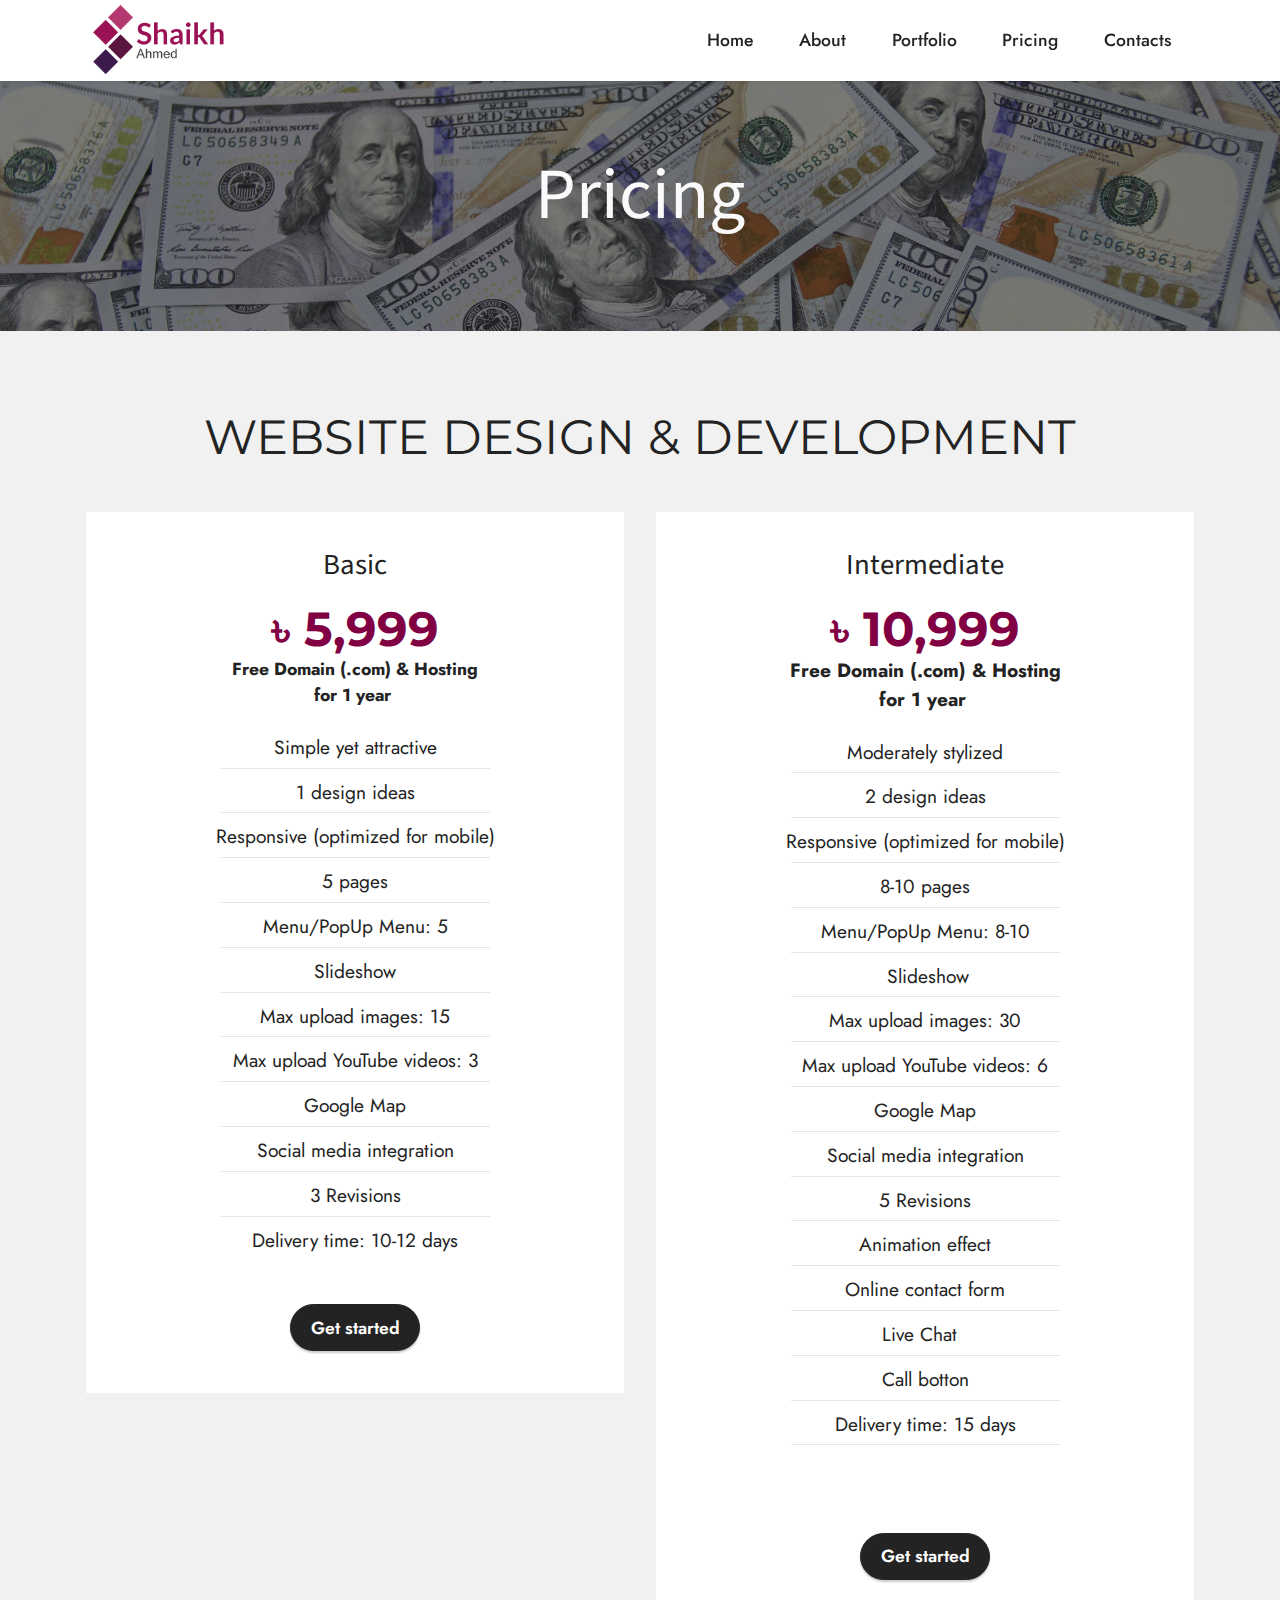
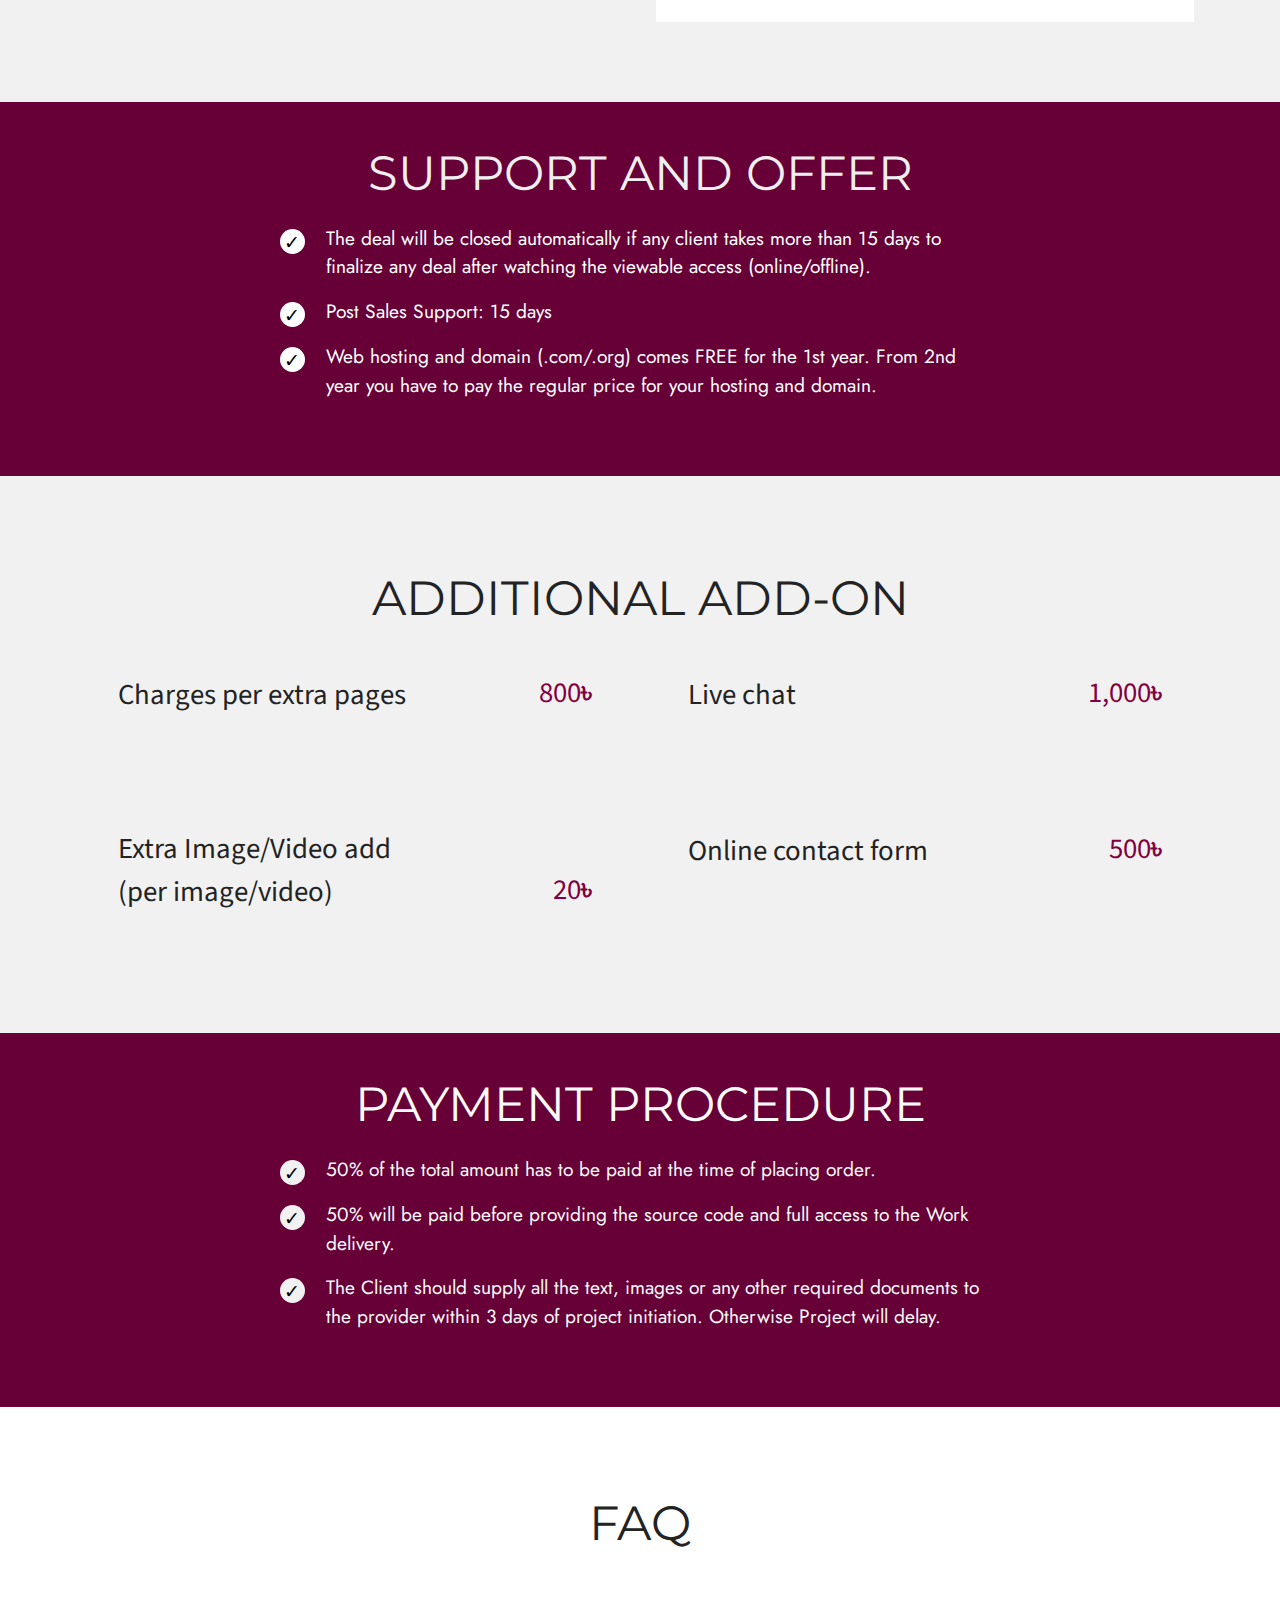
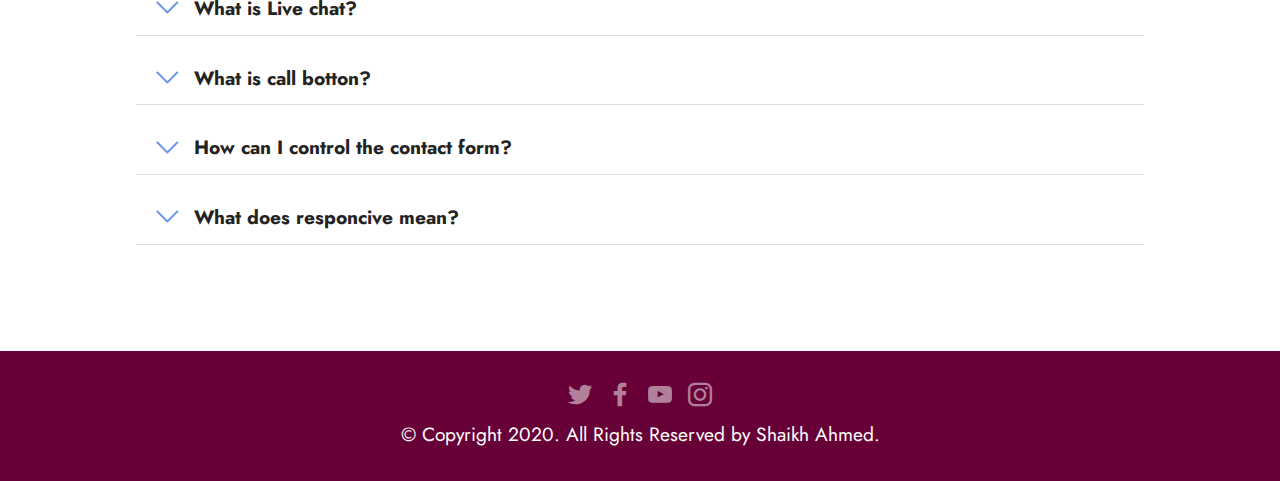
<file: Pricing.html>
<!DOCTYPE html>
<html  >
<head>
  <meta charset="UTF-8">
  <meta http-equiv="X-UA-Compatible" content="IE=edge">
  <meta name="generator" content="Mobirise v5.0.29, mobirise.com">
  <meta name="viewport" content="width=device-width, initial-scale=1, minimum-scale=1">
  <link rel="shortcut icon" href="assets/images/logo-site-1-217x122.png" type="image/x-icon">
  <meta name="description" content="">
  
  
  <title>Pricing</title>
  <link rel="stylesheet" href="assets/web/assets/mobirise-icons2/mobirise2.css">
  <link rel="stylesheet" href="assets/web/assets/mobirise-icons/mobirise-icons.css">
  <link rel="stylesheet" href="assets/tether/tether.min.css">
  <link rel="stylesheet" href="assets/bootstrap/css/bootstrap.min.css">
  <link rel="stylesheet" href="assets/bootstrap/css/bootstrap-grid.min.css">
  <link rel="stylesheet" href="assets/bootstrap/css/bootstrap-reboot.min.css">
  <link rel="stylesheet" href="assets/dropdown/css/style.css">
  <link rel="stylesheet" href="assets/socicon/css/styles.css">
  <link rel="stylesheet" href="assets/theme/css/style.css">
  <link rel="preload" as="style" href="assets/mobirise/css/mbr-additional.css"><link rel="stylesheet" href="assets/mobirise/css/mbr-additional.css" type="text/css">
  
  
  
  
</head>
<body>






<!-- Load Facebook SDK for JavaScript -->
      <div id="fb-root"></div>
      <script>
        window.fbAsyncInit = function() {
          FB.init({
            xfbml            : true,
            version          : 'v8.0'
          });
        };

        (function(d, s, id) {
        var js, fjs = d.getElementsByTagName(s)[0];
        if (d.getElementById(id)) return;
        js = d.createElement(s); js.id = id;
        js.src = 'https://connect.facebook.net/en_US/sdk/xfbml.customerchat.js';
        fjs.parentNode.insertBefore(js, fjs);
      }(document, 'script', 'facebook-jssdk'));</script>

      <!-- Your Chat Plugin code -->
      <div class="fb-customerchat"
        attribution=setup_tool
        page_id="102843608220740"
  theme_color="#7646ff"
  logged_in_greeting="Hi! How can I help you?"
  logged_out_greeting="Hi! How can I help you?">
      </div>








    
  
  <section class="menu menu2 cid-sau8HopOFF" once="menu" id="menu2-10">
    
    <nav class="navbar navbar-dropdown navbar-fixed-top navbar-expand-lg">
        <div class="container">
            <div class="navbar-brand">
                <span class="navbar-logo">
                    
                        <img src="assets/images/logo-site-1-217x122.png" alt="" style="height: 5rem;">
                    
                </span>
                
            </div>
            <button class="navbar-toggler" type="button" data-toggle="collapse" data-target="#navbarSupportedContent" aria-controls="navbarNavAltMarkup" aria-expanded="false" aria-label="Toggle navigation">
                <div class="hamburger">
                    <span></span>
                    <span></span>
                    <span></span>
                    <span></span>
                </div>
            </button>
            <div class="collapse navbar-collapse" id="navbarSupportedContent">
                <ul class="navbar-nav nav-dropdown nav-right" data-app-modern-menu="true"><li class="nav-item"><a class="nav-link link text-black text-primary display-4" href="index.html">
                            Home</a></li><li class="nav-item"><a class="nav-link link text-black text-primary display-4" href="about.html">About</a></li>
                    <li class="nav-item"><a class="nav-link link text-black text-primary display-4" href="portfolio.html">
                            Portfolio</a></li><li class="nav-item"><a class="nav-link link text-black text-primary display-4" href="Pricing.html">Pricing</a></li>
                    <li class="nav-item"><a class="nav-link link text-black text-primary display-4" href="contact.html">Contacts</a>
                    </li></ul>
                
                
            </div>
        </div>
    </nav>
</section>

<section class="info3 cid-sau8Hrkgrp" id="info3-11">

    

    <div class="mbr-overlay" style="opacity: 0.6; background-color: rgb(35, 35, 35);">
    </div>
    <div class="container">
        <div class="row justify-content-center">
            <div class="card col-12 col-lg-10">
                <div class="card-wrapper">
                    <div class="card-box align-center">
                        <h4 class="card-title mbr-fonts-style align-center mb-4 display-1">Pricing</h4>
                        
                        
                    </div>
                </div>
            </div>
        </div>
    </div>
</section>

<section class="header2 cid-saucoWbdoa" id="header2-1d">

    

    

    <div class="container-fluid">
        <div class="row justify-content-center">
            <div class="col-12 col-lg-12">
                <h1 class="mbr-section-title mbr-fonts-style mb-3 display-2">WEBSITE DESIGN &amp; DEVELOPMENT
</h1>
                
                
                
            </div>
        </div>
    </div>
</section>

<section class="pricing2 cid-sau9GvpZtC" id="pricing2-1c">
    

    
    <div class="container">
        <div class="row justify-content-center">
            <div class="col-12 col-md-6 align-center col-lg-6">
                <div class="plan">
                    <div class="plan-header">
                        <h6 class="plan-title mbr-fonts-style mb-3 display-5">
                            Basic
                        </h6>
                        <div class="plan-price">
                            <p class="price mbr-fonts-style m-0 display-2"><strong>৳ 5,999</strong><br></p>
                            <p class="price-term mbr-fonts-style mb-3 display-4"><strong>Free Domain (.com) &amp; Hosting
<br> for 1 year&nbsp;</strong><br></p>
                        </div>
                    </div>
                    <div class="plan-body">
                        <div class="plan-list mb-4">
                            <ul class="list-group mbr-fonts-style list-group-flush display-7">
                                <li class="list-group-item">Simple yet attractive
</li><li class="list-group-item">1 design ideas</li><li class="list-group-item">Responsive (optimized for mobile)
</li><li class="list-group-item">5 pages
</li><li class="list-group-item">Menu/PopUp Menu: 5
</li><li class="list-group-item">Slideshow
</li><li class="list-group-item">Max upload images: 15
</li><li class="list-group-item">Max upload YouTube videos: 3</li><li class="list-group-item">Google Map
</li><li class="list-group-item">Social media integration
</li><li class="list-group-item">3 Revisions
</li><li class="list-group-item">Delivery time: 10-12 days</li>
                            </ul>
                        </div>
                        <div class="mbr-section-btn text-center"><a href="contact.html" class="btn btn-black display-4">Get started</a></div>
                    </div>
                </div>
            </div>
            <div class="col-12 col-md-6 align-center col-lg-6">
                <div class="plan">
                    <div class="plan-header">
                        <h6 class="plan-title mbr-fonts-style mb-3 display-5">
                            Intermediate
                        </h6>
                        <div class="plan-price">
                            <p class="price mbr-fonts-style m-0 display-2"><strong>৳ 10,999</strong><br></p>
                            <p class="price-term mbr-fonts-style mb-3 display-7"><strong>Free Domain (.com) &amp; Hosting 
<br>for 1 year&nbsp;</strong></p>
                        </div>
                    </div>
                    <div class="plan-body">
                        <div class="plan-list mb-4">
                            <ul class="list-group mbr-fonts-style list-group-flush display-7">
                                <li class="list-group-item">Moderately stylized
</li><li class="list-group-item">2 design ideas
</li><li class="list-group-item">Responsive (optimized for mobile)
</li><li class="list-group-item">8-10 pages
</li><li class="list-group-item">Menu/PopUp Menu: 8-10</li><li class="list-group-item">&nbsp;Slideshow
</li><li class="list-group-item">Max upload images: 30
</li><li class="list-group-item">Max upload YouTube videos: 6
</li><li class="list-group-item">Google Map
</li><li class="list-group-item">Social media integration
</li><li class="list-group-item">5 Revisions
</li><li class="list-group-item">Animation effect
</li><li class="list-group-item">Online contact form
</li><li class="list-group-item">Live Chat
&nbsp;</li><li class="list-group-item">Call botton
</li><li class="list-group-item">Delivery time: 15 days
</li><li class="list-group-item"><br></li>
                            </ul>
                        </div>
                        <div class="mbr-section-btn text-center"><a href="contact.html" class="btn btn-black display-4">Get started</a></div>
                    </div>
                </div>
            </div>
            
            
        </div>
    </div>
</section>

<section class="header1 cid-sau9pClUG3" id="header16-18">

    

    

    <div class="container">
        <div class="row justify-content-md-center">
            <div class="col-md-10 align-center">
                <h1 class="mbr-section-title mbr-bold pb-3 mbr-fonts-style display-2"><span style="font-weight: normal;">SUPPORT AND OFFER</span></h1>
                
                
                
            </div>
        </div>
    </div>

</section>

<section class="mbr-section article content12 cid-sau9q5uBtb" id="content12-19">
     

    <div class="container">
        <div class="media-container-row">
            <div class="mbr-text counter-container col-12 col-md-8 mbr-fonts-style display-7">
                <ul>
                    <li>The deal will be closed automatically if any client takes more than 15 days to finalize any deal after watching the viewable access (online/offline).
</li><li>Post Sales Support: 15 days</li><li>Web hosting and domain (.com/.org) comes FREE for the 1st year. From 2nd year you have to pay the regular price for your hosting and domain.&nbsp;</li>
                </ul>
            </div>
        </div>
    </div>
</section>

<section class="features7 cid-saud6HjLIU" id="features8-1e">
    <!---->
    
    
    <div class="container">
        <div class="row">
            <div class="title col-12">
                <h5 class="mbr-section-title mbr-fonts-style mb-3 display-2">ADDITIONAL ADD-ON</h5>
                
            </div>
            <div class="card col-12 col-md-6">
                <div class="card-wrapper">
                    <div class="top-line">
                        <h6 class="card-title mbr-fonts-style display-5">Charges per extra pages
</h6>
                        <p class="mbr-text cost mbr-fonts-style display-5">800<strong>৳</strong><br></p>
                    </div>
                    <div class="bottom-line">
                        
                    </div>
                </div>
            </div>
            <div class="card col-12 col-md-6">
                <div class="card-wrapper">
                    <div class="top-line">
                        <h6 class="card-title mbr-fonts-style display-5">Live chat 
</h6>
                        <p class="mbr-text cost mbr-fonts-style display-5">1,000<strong>৳</strong><br></p>
                    </div>
                    <div class="bottom-line">
                        
                    </div>
                </div>
            </div>
            <div class="card col-12 col-md-6">
                <div class="card-wrapper">
                    <div class="top-line">
                        <h6 class="card-title mbr-fonts-style display-5">Extra Image/Video add <br>(per image/video)
<div><br></div></h6>
                        <p class="mbr-text cost mbr-fonts-style display-5">20<strong>৳</strong><br></p>
                    </div>
                    <div class="bottom-line">
                        
                    </div>
                </div>
            </div>
            <div class="card col-12 col-md-6">
                <div class="card-wrapper">
                    <div class="top-line">
                        <h6 class="card-title mbr-fonts-style display-5">Online contact form 
</h6>
                        <p class="mbr-text cost mbr-fonts-style display-5">500<strong>৳</strong><br></p>
                    </div>
                    <div class="bottom-line">
                        
                    </div>
                </div>
            </div>
            
            
            
            
            
            
            
            
        </div>
    </div>
</section>

<section class="header1 cid-sau9zngQaa" id="header16-1a">

    

    

    <div class="container">
        <div class="row justify-content-md-center">
            <div class="col-md-10 align-center">
                <h1 class="mbr-section-title mbr-bold pb-3 mbr-fonts-style display-2"><span style="font-weight: normal;">PAYMENT PROCEDURE</span></h1>
                
                
                
            </div>
        </div>
    </div>

</section>

<section class="mbr-section article content12 cid-sau9AoqVdf" id="content12-1b">
     

    <div class="container">
        <div class="media-container-row">
            <div class="mbr-text counter-container col-12 col-md-8 mbr-fonts-style display-7">
                <ul>
                    <li>50% of the total amount has to be paid at the time of placing order.
</li><li>50% will be paid before providing the source code and full access to the Work delivery.
</li><li>The Client should supply all the text, images or any other required documents to the provider within 3 days of project initiation. Otherwise Project will delay.</li>
                </ul>
            </div>
        </div>
    </div>
</section>

<section class="content17 cid-saudcazCPw" id="content17-1f">

    

    

    <div class="container-fluid">
        <div class="row justify-content-center">
            <div class="col-12 col-md-10">
                <div class="mbr-section-head align-center">
                    <h3 class="mbr-section-title mb-0 mbr-fonts-style display-2">FAQ
                    </h3>
                    
                </div>
                <div id="bootstrap-toggle" class="toggle-panel accordionStyles tab-content mt-4">
                    <div class="card mb-3">
                        <div class="card-header" role="tab" id="headingOne">
                            <a role="button" class="collapsed panel-title text-black" data-toggle="collapse" data-core="" href="#collapse1_9" aria-expanded="false" aria-controls="collapse1">
                                <span class="sign mbr-iconfont mbri-arrow-down inactive"></span>
                                <h6 class="mbr-fonts-style display-7">
                                    What is Live chat?
                                </h6>
                            </a>
                        </div>
                        <div id="collapse1_9" class="panel-collapse noScroll collapse" role="tabpanel" aria-labelledby="headingOne">
                            <div class="panel-body p-3">
                                <p class="mbr-fonts-style panel-text display-7">Through Live chat anyone can contact with you easily from the website. But you must have a Facebook page if you want to add this feature to your website. You can reply to your audience through Facebook messenger.&nbsp;<br></p>
                            </div>
                        </div>
                    </div>
                    <div class="card mb-3">
                        <div class="card-header" role="tab" id="headingTwo">
                            <a role="button" class="collapsed panel-title text-black" data-toggle="collapse" data-core="" href="#collapse2_9" aria-expanded="false" aria-controls="collapse2">
                                <span class="sign mbr-iconfont mbri-arrow-down inactive"></span>
                                <h6 class="mbr-fonts-style display-7">What is call botton?</h6>
                            </a>

                        </div>
                        <div id="collapse2_9" class="panel-collapse noScroll collapse" role="tabpanel" aria-labelledby="headingTwo">
                            <div class="panel-body p-3">
                                <p class="mbr-fonts-style panel-text display-7">In your website there will a botton, from which any one can call you just by clicking on that botton. The audience don't have to type the number.
<br></p>
                            </div>
                        </div>
                    </div>
                    <div class="card mb-3">
                        <div class="card-header" role="tab" id="headingThree">
                            <a role="button" class="collapsed panel-title text-black" data-toggle="collapse" data-core="" href="#collapse3_9" aria-expanded="false" aria-controls="collapse3">
                                <span class="sign mbr-iconfont mbri-arrow-down inactive"></span>
                                <h6 class="mbr-fonts-style display-7">How can I control the contact form?</h6>
                            </a>
                        </div>
                        <div id="collapse3_9" class="panel-collapse noScroll collapse" role="tabpanel" aria-labelledby="headingThree">
                            <div class="panel-body p-3">
                                <p class="mbr-fonts-style panel-text display-7">For most of my clients I recommend for going with <strong>google forms</strong>. Because it's easy to use and more secure than any others. If you use google form, you can control everything of that for through your mobile phone! But if you want regular form I can do that also. In that case, You can control the form by going to a website, which I will provide you while delivering the site. <br></p>
                            </div>
                        </div>
                    </div>
                    <div class="card mb-3">
                        <div class="card-header" role="tab" id="headingThree">
                            <a role="button" class="collapsed panel-title text-black" data-toggle="collapse" data-core="" href="#collapse4_9" aria-expanded="false" aria-controls="collapse4">
                                <span class="sign mbr-iconfont mbri-arrow-down inactive"></span>
                                <h6 class="mbr-fonts-style display-7">What does responcive mean?</h6>
                            </a>
                        </div>
                        <div id="collapse4_9" class="panel-collapse noScroll collapse" role="tabpanel" aria-labelledby="headingThree">
                            <div class="panel-body p-3">
                                <p class="mbr-fonts-style panel-text display-7">Basically responsive means anyone can easily visit your website without any issue through any device (mobile, tab, laptop, pc etc)
<br></p>
                            </div>
                        </div>
                    </div>
                    
                    
                </div>
            </div>
        </div>
    </div>
</section>

<section class="footer3 cid-sau8Hx4RGX" once="footers" id="footer3-17">

    

    

    <div class="container">
        <div class="media-container-row align-center mbr-white">
            
            <div class="row social-row">
                <div class="social-list align-right pb-2">
                    
                    
                    
                    
                    
                    
                <div class="soc-item">
                        <a href="https://twitter.com/shaikhahmedbd" target="_blank">
                            <span class="mbr-iconfont mbr-iconfont-social socicon-twitter socicon"></span>
                        </a>
                    </div><div class="soc-item">
                        <a href="https://www.facebook.com/shaikhahmedpage" target="_blank">
                            <span class="mbr-iconfont mbr-iconfont-social socicon-facebook socicon"></span>
                        </a>
                    </div><div class="soc-item">
                        <a href="https://www.youtube.com/channel/UCh16FkrFJFYOMDwC3hHpJfA?view_as=subscriber" target="_blank">
                            <span class="mbr-iconfont mbr-iconfont-social socicon-youtube socicon"></span>
                        </a>
                    </div><div class="soc-item">
                        <a href="https://instagram.com/shaikh__ahmed__" target="_blank">
                            <span class="mbr-iconfont mbr-iconfont-social socicon-instagram socicon"></span>
                        </a>
                    </div></div>
            </div>
            <div class="row row-copirayt">
                <p class="mbr-text mb-0 mbr-fonts-style mbr-white align-center display-7">
                    © Copyright 2020. All Rights Reserved by Shaikh Ahmed.
                </p>
            </div>
        </div>
    </div>
</section>


  <script src="assets/web/assets/jquery/jquery.min.js"></script>
  <script src="assets/popper/popper.min.js"></script>
  <script src="assets/tether/tether.min.js"></script>
  <script src="assets/bootstrap/js/bootstrap.min.js"></script>
  <script src="assets/smoothscroll/smooth-scroll.js"></script>
  <script src="assets/dropdown/js/nav-dropdown.js"></script>
  <script src="assets/dropdown/js/navbar-dropdown.js"></script>
  <script src="assets/touchswipe/jquery.touch-swipe.min.js"></script>
  <script src="assets/mbr-switch-arrow/mbr-switch-arrow.js"></script>
  <script src="assets/theme/js/script.js"></script>
  
  
  
</body>
</html>
</file>
<file: assets/web/assets/mobirise-icons2/mobirise2.css>
@font-face {
  font-family: 'Moririse2';
  font-display: swap;
  src:  url('mobirise2.eot?f2bix4');
  src:  url('mobirise2.eot?f2bix4#iefix') format('embedded-opentype'),
    url('mobirise2.ttf?f2bix4') format('truetype'),
    url('mobirise2.woff?f2bix4') format('woff'),
    url('mobirise2.svg?f2bix4#mobirise2') format('svg');
  font-weight: normal;
  font-style: normal;
}

[class^="mobi-"], [class*=" mobi-"] {
  /* use !important to prevent issues with browser extensions that change fonts */
  font-family: 'Moririse2' !important;
  speak: none;
  font-style: normal;
  font-weight: normal;
  font-variant: normal;
  text-transform: none;
  line-height: 1;

  /* Better Font Rendering =========== */
  -webkit-font-smoothing: antialiased;
  -moz-osx-font-smoothing: grayscale;
}

.mobi-mbri-add-submenu:before {
  content: "\e900";
}
.mobi-mbri-alert:before {
  content: "\e901";
}
.mobi-mbri-align-center:before {
  content: "\e902";
}
.mobi-mbri-align-justify:before {
  content: "\e903";
}
.mobi-mbri-align-left:before {
  content: "\e904";
}
.mobi-mbri-align-right:before {
  content: "\e905";
}
.mobi-mbri-android:before {
  content: "\e906";
}
.mobi-mbri-apple:before {
  content: "\e907";
}
.mobi-mbri-arrow-down:before {
  content: "\e908";
}
.mobi-mbri-arrow-next:before {
  content: "\e909";
}
.mobi-mbri-arrow-prev:before {
  content: "\e90a";
}
.mobi-mbri-arrow-up:before {
  content: "\e90b";
}
.mobi-mbri-bold:before {
  content: "\e90c";
}
.mobi-mbri-bookmark:before {
  content: "\e90d";
}
.mobi-mbri-bootstrap:before {
  content: "\e90e";
}
.mobi-mbri-briefcase:before {
  content: "\e90f";
}
.mobi-mbri-browse:before {
  content: "\e910";
}
.mobi-mbri-bulleted-list:before {
  content: "\e911";
}
.mobi-mbri-calendar:before {
  content: "\e912";
}
.mobi-mbri-camera:before {
  content: "\e913";
}
.mobi-mbri-cart-add:before {
  content: "\e914";
}
.mobi-mbri-cart-full:before {
  content: "\e915";
}
.mobi-mbri-cash:before {
  content: "\e916";
}
.mobi-mbri-change-style:before {
  content: "\e917";
}
.mobi-mbri-chat:before {
  content: "\e918";
}
.mobi-mbri-clock:before {
  content: "\e919";
}
.mobi-mbri-close:before {
  content: "\e91a";
}
.mobi-mbri-cloud:before {
  content: "\e91b";
}
.mobi-mbri-code:before {
  content: "\e91c";
}
.mobi-mbri-contact-form:before {
  content: "\e91d";
}
.mobi-mbri-credit-card:before {
  content: "\e91e";
}
.mobi-mbri-cursor-click:before {
  content: "\e91f";
}
.mobi-mbri-cust-feedback:before {
  content: "\e920";
}
.mobi-mbri-database:before {
  content: "\e921";
}
.mobi-mbri-delivery:before {
  content: "\e922";
}
.mobi-mbri-desktop:before {
  content: "\e923";
}
.mobi-mbri-devices:before {
  content: "\e924";
}
.mobi-mbri-down:before {
  content: "\e925";
}
.mobi-mbri-download-2:before {
  content: "\e926";
}
.mobi-mbri-download:before {
  content: "\e927";
}
.mobi-mbri-drag-n-drop-2:before {
  content: "\e928";
}
.mobi-mbri-drag-n-drop:before {
  content: "\e929";
}
.mobi-mbri-edit-2:before {
  content: "\e92a";
}
.mobi-mbri-edit:before {
  content: "\e92b";
}
.mobi-mbri-error:before {
  content: "\e92c";
}
.mobi-mbri-extension:before {
  content: "\e92d";
}
.mobi-mbri-features:before {
  content: "\e92e";
}
.mobi-mbri-file:before {
  content: "\e92f";
}
.mobi-mbri-flag:before {
  content: "\e930";
}
.mobi-mbri-folder:before {
  content: "\e931";
}
.mobi-mbri-gift:before {
  content: "\e932";
}
.mobi-mbri-github:before {
  content: "\e933";
}
.mobi-mbri-globe-2:before {
  content: "\e934";
}
.mobi-mbri-globe:before {
  content: "\e935";
}
.mobi-mbri-growing-chart:before {
  content: "\e936";
}
.mobi-mbri-hearth:before {
  content: "\e937";
}
.mobi-mbri-help:before {
  content: "\e938";
}
.mobi-mbri-home:before {
  content: "\e939";
}
.mobi-mbri-hot-cup:before {
  content: "\e93a";
}
.mobi-mbri-idea:before {
  content: "\e93b";
}
.mobi-mbri-image-gallery:before {
  content: "\e93c";
}
.mobi-mbri-image-slider:before {
  content: "\e93d";
}
.mobi-mbri-info:before {
  content: "\e93e";
}
.mobi-mbri-italic:before {
  content: "\e93f";
}
.mobi-mbri-key:before {
  content: "\e940";
}
.mobi-mbri-laptop:before {
  content: "\e941";
}
.mobi-mbri-layers:before {
  content: "\e942";
}
.mobi-mbri-left-right:before {
  content: "\e943";
}
.mobi-mbri-left:before {
  content: "\e944";
}
.mobi-mbri-letter:before {
  content: "\e945";
}
.mobi-mbri-like:before {
  content: "\e946";
}
.mobi-mbri-link:before {
  content: "\e947";
}
.mobi-mbri-lock:before {
  content: "\e948";
}
.mobi-mbri-login:before {
  content: "\e949";
}
.mobi-mbri-logout:before {
  content: "\e94a";
}
.mobi-mbri-magic-stick:before {
  content: "\e94b";
}
.mobi-mbri-map-pin:before {
  content: "\e94c";
}
.mobi-mbri-menu:before {
  content: "\e94d";
}
.mobi-mbri-mobile-2:before {
  content: "\e94e";
}
.mobi-mbri-mobile-horizontal:before {
  content: "\e94f";
}
.mobi-mbri-mobile:before {
  content: "\e950";
}
.mobi-mbri-mobirise:before {
  content: "\e951";
}
.mobi-mbri-more-horizontal:before {
  content: "\e952";
}
.mobi-mbri-more-vertical:before {
  content: "\e953";
}
.mobi-mbri-music:before {
  content: "\e954";
}
.mobi-mbri-new-file:before {
  content: "\e955";
}
.mobi-mbri-numbered-list:before {
  content: "\e956";
}
.mobi-mbri-opened-folder:before {
  content: "\e957";
}
.mobi-mbri-pages:before {
  content: "\e958";
}
.mobi-mbri-paper-plane:before {
  content: "\e959";
}
.mobi-mbri-paperclip:before {
  content: "\e95a";
}
.mobi-mbri-phone:before {
  content: "\e95b";
}
.mobi-mbri-photo:before {
  content: "\e95c";
}
.mobi-mbri-photos:before {
  content: "\e95d";
}
.mobi-mbri-pin:before {
  content: "\e95e";
}
.mobi-mbri-play:before {
  content: "\e95f";
}
.mobi-mbri-plus:before {
  content: "\e960";
}
.mobi-mbri-preview:before {
  content: "\e961";
}
.mobi-mbri-print:before {
  content: "\e962";
}
.mobi-mbri-protect:before {
  content: "\e963";
}
.mobi-mbri-question:before {
  content: "\e964";
}
.mobi-mbri-quote-left:before {
  content: "\e965";
}
.mobi-mbri-quote-right:before {
  content: "\e966";
}
.mobi-mbri-redo:before {
  content: "\e967";
}
.mobi-mbri-refresh:before {
  content: "\e968";
}
.mobi-mbri-responsive-2:before {
  content: "\e969";
}
.mobi-mbri-responsive:before {
  content: "\e96a";
}
.mobi-mbri-right:before {
  content: "\e96b";
}
.mobi-mbri-rocket:before {
  content: "\e96c";
}
.mobi-mbri-sad-face:before {
  content: "\e96d";
}
.mobi-mbri-sale:before {
  content: "\e96e";
}
.mobi-mbri-save:before {
  content: "\e96f";
}
.mobi-mbri-search:before {
  content: "\e970";
}
.mobi-mbri-setting-2:before {
  content: "\e971";
}
.mobi-mbri-setting-3:before {
  content: "\e972";
}
.mobi-mbri-setting:before {
  content: "\e973";
}
.mobi-mbri-share:before {
  content: "\e974";
}
.mobi-mbri-shopping-bag:before {
  content: "\e975";
}
.mobi-mbri-shopping-basket:before {
  content: "\e976";
}
.mobi-mbri-shopping-cart:before {
  content: "\e977";
}
.mobi-mbri-sites:before {
  content: "\e978";
}
.mobi-mbri-smile-face:before {
  content: "\e979";
}
.mobi-mbri-speed:before {
  content: "\e97a";
}
.mobi-mbri-star:before {
  content: "\e97b";
}
.mobi-mbri-success:before {
  content: "\e97c";
}
.mobi-mbri-sun:before {
  content: "\e97d";
}
.mobi-mbri-sun2:before {
  content: "\e97e";
}
.mobi-mbri-tablet-vertical:before {
  content: "\e97f";
}
.mobi-mbri-tablet:before {
  content: "\e980";
}
.mobi-mbri-target:before {
  content: "\e981";
}
.mobi-mbri-timer:before {
  content: "\e982";
}
.mobi-mbri-to-ftp:before {
  content: "\e983";
}
.mobi-mbri-to-local-drive:before {
  content: "\e984";
}
.mobi-mbri-touch-swipe:before {
  content: "\e985";
}
.mobi-mbri-touch:before {
  content: "\e986";
}
.mobi-mbri-trash:before {
  content: "\e987";
}
.mobi-mbri-underline:before {
  content: "\e988";
}
.mobi-mbri-undo:before {
  content: "\e989";
}
.mobi-mbri-unlink:before {
  content: "\e98a";
}
.mobi-mbri-unlock:before {
  content: "\e98b";
}
.mobi-mbri-up-down:before {
  content: "\e98c";
}
.mobi-mbri-up:before {
  content: "\e98d";
}
.mobi-mbri-update:before {
  content: "\e98e";
}
.mobi-mbri-upload-2:before {
  content: "\e98f";
}
.mobi-mbri-upload:before {
  content: "\e990";
}
.mobi-mbri-user-2:before {
  content: "\e991";
}
.mobi-mbri-user:before {
  content: "\e992";
}
.mobi-mbri-users:before {
  content: "\e993";
}
.mobi-mbri-video-play:before {
  content: "\e994";
}
.mobi-mbri-video:before {
  content: "\e995";
}
.mobi-mbri-watch:before {
  content: "\e996";
}
.mobi-mbri-website-theme-2:before {
  content: "\e997";
}
.mobi-mbri-website-theme:before {
  content: "\e998";
}
.mobi-mbri-wifi:before {
  content: "\e999";
}
.mobi-mbri-windows:before {
  content: "\e99a";
}
.mobi-mbri-zoom-in:before {
  content: "\e99b";
}
.mobi-mbri-zoom-out:before {
  content: "\e99c";
}
</file>
<file: assets/dropdown/css/style.css>
.navbar-dropdown {
  left: 0;
  padding: 0;
  position: absolute;
  right: 0;
  top: 0;
  transition: all 0.45s ease;
  z-index: 1030;
  background: #282828; }
  .navbar-dropdown .navbar-logo {
    margin-right: 0.8rem;
    transition: margin 0.3s ease-in-out;
    vertical-align: middle; }
    .navbar-dropdown .navbar-logo img {
      height: 3.125rem;
      transition: all 0.3s ease-in-out; }
    .navbar-dropdown .navbar-logo.mbr-iconfont {
      font-size: 3.125rem;
      line-height: 3.125rem; }
  .navbar-dropdown .navbar-caption {
    font-weight: 700;
    white-space: normal;
    vertical-align: -4px;
    line-height: 3.125rem !important; }
    .navbar-dropdown .navbar-caption, .navbar-dropdown .navbar-caption:hover {
      color: inherit;
      text-decoration: none; }
  .navbar-dropdown .mbr-iconfont + .navbar-caption {
    vertical-align: -1px; }
  .navbar-dropdown.navbar-fixed-top {
    position: fixed; }
  .navbar-dropdown .navbar-brand span {
    vertical-align: -4px; }
  .navbar-dropdown.bg-color.transparent {
    background: none; }
  .navbar-dropdown.navbar-short .navbar-brand {
    padding: 0.625rem 0; }
    .navbar-dropdown.navbar-short .navbar-brand span {
      vertical-align: -1px; }
  .navbar-dropdown.navbar-short .navbar-caption {
    line-height: 2.375rem !important;
    vertical-align: -2px; }
  .navbar-dropdown.navbar-short .navbar-logo {
    margin-right: 0.5rem; }
    .navbar-dropdown.navbar-short .navbar-logo img {
      height: 2.375rem; }
    .navbar-dropdown.navbar-short .navbar-logo.mbr-iconfont {
      font-size: 2.375rem;
      line-height: 2.375rem; }
  .navbar-dropdown.navbar-short .mbr-table-cell {
    height: 3.625rem; }
  .navbar-dropdown .navbar-close {
    left: 0.6875rem;
    position: fixed;
    top: 0.75rem;
    z-index: 1000; }
  .navbar-dropdown .hamburger-icon {
    content: "";
    display: inline-block;
    vertical-align: middle;
    width: 16px;
    -webkit-box-shadow: 0 -6px 0 1px #282828,0 0 0 1px #282828,0 6px 0 1px #282828;
    -moz-box-shadow: 0 -6px 0 1px #282828,0 0 0 1px #282828,0 6px 0 1px #282828;
    box-shadow: 0 -6px 0 1px #282828,0 0 0 1px #282828,0 6px 0 1px #282828; }

.dropdown-menu .dropdown-toggle[data-toggle="dropdown-submenu"]::after {
  border-bottom: 0.35em solid transparent;
  border-left: 0.35em solid;
  border-right: 0;
  border-top: 0.35em solid transparent;
  margin-left: 0.3rem; }

.dropdown-menu .dropdown-item:focus {
  outline: 0; }

.nav-dropdown {
  font-size: 0.75rem;
  font-weight: 500;
  height: auto !important; }
  .nav-dropdown .nav-btn {
    padding-left: 1rem; }
  .nav-dropdown .link {
    margin: .667em 1.667em;
    font-weight: 500;
    padding: 0;
    transition: color .2s ease-in-out; }
    .nav-dropdown .link.dropdown-toggle {
      margin-right: 2.583em; }
      .nav-dropdown .link.dropdown-toggle::after {
        margin-left: .25rem;
        border-top: 0.35em solid;
        border-right: 0.35em solid transparent;
        border-left: 0.35em solid transparent;
        border-bottom: 0; }
      .nav-dropdown .link.dropdown-toggle[aria-expanded="true"] {
        margin: 0;
        padding: 0.667em 3.263em  0.667em 1.667em; }
  .nav-dropdown .link::after,
  .nav-dropdown .dropdown-item::after {
    color: inherit; }
  .nav-dropdown .btn {
    font-size: 0.75rem;
    font-weight: 700;
    letter-spacing: 0;
    margin-bottom: 0;
    padding-left: 1.25rem;
    padding-right: 1.25rem; }
  .nav-dropdown .dropdown-menu {
    border-radius: 0;
    border: 0;
    left: 0;
    margin: 0;
    padding-bottom: 1.25rem;
    padding-top: 1.25rem;
    position: relative; }
  .nav-dropdown .dropdown-submenu {
    margin-left: 0.125rem;
    top: 0; }
  .nav-dropdown .dropdown-item {
    font-weight: 500;
    line-height: 2;
    padding: 0.3846em 4.615em 0.3846em 1.5385em;
    position: relative;
    transition: color .2s ease-in-out, background-color .2s ease-in-out; }
    .nav-dropdown .dropdown-item::after {
      margin-top: -0.3077em;
      position: absolute;
      right: 1.1538em;
      top: 50%; }
    .nav-dropdown .dropdown-item:focus, .nav-dropdown .dropdown-item:hover {
      background: none; }

@media (max-width: 767px) {
  .nav-dropdown.navbar-toggleable-sm {
    bottom: 0;
    display: none;
    left: 0;
    overflow-x: hidden;
    position: fixed;
    top: 0;
    transform: translateX(-100%);
    -ms-transform: translateX(-100%);
    -webkit-transform: translateX(-100%);
    width: 18.75rem;
    z-index: 999; } }
.nav-dropdown.navbar-toggleable-xl {
  bottom: 0;
  display: none;
  left: 0;
  overflow-x: hidden;
  position: fixed;
  top: 0;
  transform: translateX(-100%);
  -ms-transform: translateX(-100%);
  -webkit-transform: translateX(-100%);
  width: 18.75rem;
  z-index: 999; }

.nav-dropdown-sm {
  display: block !important;
  overflow-x: hidden;
  overflow: auto;
  padding-top: 3.875rem; }
  .nav-dropdown-sm::after {
    content: "";
    display: block;
    height: 3rem;
    width: 100%; }
  .nav-dropdown-sm.collapse.in ~ .navbar-close {
    display: block !important; }
  .nav-dropdown-sm.collapsing, .nav-dropdown-sm.collapse.in {
    transform: translateX(0);
    -ms-transform: translateX(0);
    -webkit-transform: translateX(0);
    transition: all 0.25s ease-out;
    -webkit-transition: all 0.25s ease-out;
    background: #282828; }
  .nav-dropdown-sm.collapsing[aria-expanded="false"] {
    transform: translateX(-100%);
    -ms-transform: translateX(-100%);
    -webkit-transform: translateX(-100%); }
  .nav-dropdown-sm .nav-item {
    display: block;
    margin-left: 0 !important;
    padding-left: 0; }
  .nav-dropdown-sm .link,
  .nav-dropdown-sm .dropdown-item {
    border-top: 1px dotted rgba(255, 255, 255, 0.1);
    font-size: 0.8125rem;
    line-height: 1.6;
    margin: 0 !important;
    padding: 0.875rem 2.4rem 0.875rem 1.5625rem !important;
    position: relative;
    white-space: normal; }
    .nav-dropdown-sm .link:focus, .nav-dropdown-sm .link:hover,
    .nav-dropdown-sm .dropdown-item:focus,
    .nav-dropdown-sm .dropdown-item:hover {
      background: rgba(0, 0, 0, 0.2) !important;
      color: #c0a375; }
  .nav-dropdown-sm .nav-btn {
    position: relative;
    padding: 1.5625rem 1.5625rem 0 1.5625rem; }
    .nav-dropdown-sm .nav-btn::before {
      border-top: 1px dotted rgba(255, 255, 255, 0.1);
      content: "";
      left: 0;
      position: absolute;
      top: 0;
      width: 100%; }
    .nav-dropdown-sm .nav-btn + .nav-btn {
      padding-top: 0.625rem; }
      .nav-dropdown-sm .nav-btn + .nav-btn::before {
        display: none; }
  .nav-dropdown-sm .btn {
    padding: 0.625rem 0; }
  .nav-dropdown-sm .dropdown-toggle[data-toggle="dropdown-submenu"]::after {
    margin-left: .25rem;
    border-top: 0.35em solid;
    border-right: 0.35em solid transparent;
    border-left: 0.35em solid transparent;
    border-bottom: 0; }
  .nav-dropdown-sm .dropdown-toggle[data-toggle="dropdown-submenu"][aria-expanded="true"]::after {
    border-top: 0;
    border-right: 0.35em solid transparent;
    border-left: 0.35em solid transparent;
    border-bottom: 0.35em solid; }
  .nav-dropdown-sm .dropdown-menu {
    margin: 0;
    padding: 0;
    position: relative;
    top: 0;
    left: 0;
    width: 100%;
    border: 0;
    float: none;
    border-radius: 0;
    background: none; }
  .nav-dropdown-sm .dropdown-submenu {
    left: 100%;
    margin-left: 0.125rem;
    margin-top: -1.25rem;
    top: 0; }

.navbar-toggleable-sm .nav-dropdown .dropdown-menu {
  position: absolute; }

.navbar-toggleable-sm .nav-dropdown .dropdown-submenu {
  left: 100%;
  margin-left: 0.125rem;
  margin-top: -1.25rem;
  top: 0; }

.navbar-toggleable-sm.opened .nav-dropdown .dropdown-menu {
  position: relative; }

.navbar-toggleable-sm.opened .nav-dropdown .dropdown-submenu {
  left: 0;
  margin-left: 00rem;
  margin-top: 0rem;
  top: 0; }

.is-builder .nav-dropdown.collapsing {
  transition: none !important; }

/*# sourceMappingURL=style.css.map */
</file>
<file: assets/socicon/css/styles.css>
@charset "UTF-8";

@font-face {
  font-family: 'Socicon';
  src:  url('../fonts/socicon.eot');
  src:  url('../fonts/socicon.eot?#iefix') format('embedded-opentype'),
    url('../fonts/socicon.woff2') format('woff2'),
    url('../fonts/socicon.ttf') format('truetype'),
    url('../fonts/socicon.woff') format('woff'),
    url('../fonts/socicon.svg#socicon') format('svg');
  font-weight: normal;
  font-style: normal;
}

[data-icon]:before {
  font-family: "socicon" !important;
  content: attr(data-icon);
  font-style: normal !important;
  font-weight: normal !important;
  font-variant: normal !important;
  text-transform: none !important;
  speak: none;
  line-height: 1;
  -webkit-font-smoothing: antialiased;
  -moz-osx-font-smoothing: grayscale;
}

[class^="socicon-"], [class*=" socicon-"] {
  /* use !important to prevent issues with browser extensions that change fonts */
  font-family: 'Socicon' !important;
  speak: none;
  font-style: normal;
  font-weight: normal;
  font-variant: normal;
  text-transform: none;
  line-height: 1;

  /* Better Font Rendering =========== */
  -webkit-font-smoothing: antialiased;
  -moz-osx-font-smoothing: grayscale;
}

.socicon-eitaa:before {
  content: "\e97c";
}
.socicon-soroush:before {
  content: "\e97d";
}
.socicon-bale:before {
  content: "\e97e";
}
.socicon-zazzle:before {
  content: "\e97b";
}
.socicon-society6:before {
  content: "\e97a";
}
.socicon-redbubble:before {
  content: "\e979";
}
.socicon-avvo:before {
  content: "\e978";
}
.socicon-stitcher:before {
  content: "\e977";
}
.socicon-googlehangouts:before {
  content: "\e974";
}
.socicon-dlive:before {
  content: "\e975";
}
.socicon-vsco:before {
  content: "\e976";
}
.socicon-flipboard:before {
  content: "\e973";
}
.socicon-ubuntu:before {
  content: "\e958";
}
.socicon-artstation:before {
  content: "\e959";
}
.socicon-invision:before {
  content: "\e95a";
}
.socicon-torial:before {
  content: "\e95b";
}
.socicon-collectorz:before {
  content: "\e95c";
}
.socicon-seenthis:before {
  content: "\e95d";
}
.socicon-googleplaymusic:before {
  content: "\e95e";
}
.socicon-debian:before {
  content: "\e95f";
}
.socicon-filmfreeway:before {
  content: "\e960";
}
.socicon-gnome:before {
  content: "\e961";
}
.socicon-itchio:before {
  content: "\e962";
}
.socicon-jamendo:before {
  content: "\e963";
}
.socicon-mix:before {
  content: "\e964";
}
.socicon-sharepoint:before {
  content: "\e965";
}
.socicon-tinder:before {
  content: "\e966";
}
.socicon-windguru:before {
  content: "\e967";
}
.socicon-cdbaby:before {
  content: "\e968";
}
.socicon-elementaryos:before {
  content: "\e969";
}
.socicon-stage32:before {
  content: "\e96a";
}
.socicon-tiktok:before {
  content: "\e96b";
}
.socicon-gitter:before {
  content: "\e96c";
}
.socicon-letterboxd:before {
  content: "\e96d";
}
.socicon-threema:before {
  content: "\e96e";
}
.socicon-splice:before {
  content: "\e96f";
}
.socicon-metapop:before {
  content: "\e970";
}
.socicon-naver:before {
  content: "\e971";
}
.socicon-remote:before {
  content: "\e972";
}
.socicon-internet:before {
  content: "\e957";
}
.socicon-moddb:before {
  content: "\e94b";
}
.socicon-indiedb:before {
  content: "\e94c";
}
.socicon-traxsource:before {
  content: "\e94d";
}
.socicon-gamefor:before {
  content: "\e94e";
}
.socicon-pixiv:before {
  content: "\e94f";
}
.socicon-myanimelist:before {
  content: "\e950";
}
.socicon-blackberry:before {
  content: "\e951";
}
.socicon-wickr:before {
  content: "\e952";
}
.socicon-spip:before {
  content: "\e953";
}
.socicon-napster:before {
  content: "\e954";
}
.socicon-beatport:before {
  content: "\e955";
}
.socicon-hackerone:before {
  content: "\e956";
}
.socicon-hackernews:before {
  content: "\e946";
}
.socicon-smashwords:before {
  content: "\e947";
}
.socicon-kobo:before {
  content: "\e948";
}
.socicon-bookbub:before {
  content: "\e949";
}
.socicon-mailru:before {
  content: "\e94a";
}
.socicon-gitlab:before {
  content: "\e945";
}
.socicon-instructables:before {
  content: "\e944";
}
.socicon-portfolio:before {
  content: "\e943";
}
.socicon-codered:before {
  content: "\e940";
}
.socicon-origin:before {
  content: "\e941";
}
.socicon-nextdoor:before {
  content: "\e942";
}
.socicon-udemy:before {
  content: "\e93f";
}
.socicon-livemaster:before {
  content: "\e93e";
}
.socicon-crunchbase:before {
  content: "\e93b";
}
.socicon-homefy:before {
  content: "\e93c";
}
.socicon-calendly:before {
  content: "\e93d";
}
.socicon-realtor:before {
  content: "\e90f";
}
.socicon-tidal:before {
  content: "\e910";
}
.socicon-qobuz:before {
  content: "\e911";
}
.socicon-natgeo:before {
  content: "\e912";
}
.socicon-mastodon:before {
  content: "\e913";
}
.socicon-unsplash:before {
  content: "\e914";
}
.socicon-homeadvisor:before {
  content: "\e915";
}
.socicon-angieslist:before {
  content: "\e916";
}
.socicon-codepen:before {
  content: "\e917";
}
.socicon-slack:before {
  content: "\e918";
}
.socicon-openaigym:before {
  content: "\e919";
}
.socicon-logmein:before {
  content: "\e91a";
}
.socicon-fiverr:before {
  content: "\e91b";
}
.socicon-gotomeeting:before {
  content: "\e91c";
}
.socicon-aliexpress:before {
  content: "\e91d";
}
.socicon-guru:before {
  content: "\e91e";
}
.socicon-appstore:before {
  content: "\e91f";
}
.socicon-homes:before {
  content: "\e920";
}
.socicon-zoom:before {
  content: "\e921";
}
.socicon-alibaba:before {
  content: "\e922";
}
.socicon-craigslist:before {
  content: "\e923";
}
.socicon-wix:before {
  content: "\e924";
}
.socicon-redfin:before {
  content: "\e925";
}
.socicon-googlecalendar:before {
  content: "\e926";
}
.socicon-shopify:before {
  content: "\e927";
}
.socicon-freelancer:before {
  content: "\e928";
}
.socicon-seedrs:before {
  content: "\e929";
}
.socicon-bing:before {
  content: "\e92a";
}
.socicon-doodle:before {
  content: "\e92b";
}
.socicon-bonanza:before {
  content: "\e92c";
}
.socicon-squarespace:before {
  content: "\e92d";
}
.socicon-toptal:before {
  content: "\e92e";
}
.socicon-gust:before {
  content: "\e92f";
}
.socicon-ask:before {
  content: "\e930";
}
.socicon-trulia:before {
  content: "\e931";
}
.socicon-loomly:before {
  content: "\e932";
}
.socicon-ghost:before {
  content: "\e933";
}
.socicon-upwork:before {
  content: "\e934";
}
.socicon-fundable:before {
  content: "\e935";
}
.socicon-booking:before {
  content: "\e936";
}
.socicon-googlemaps:before {
  content: "\e937";
}
.socicon-zillow:before {
  content: "\e938";
}
.socicon-niconico:before {
  content: "\e939";
}
.socicon-toneden:before {
  content: "\e93a";
}
.socicon-augment:before {
  content: "\e908";
}
.socicon-bitbucket:before {
  content: "\e909";
}
.socicon-fyuse:before {
  content: "\e90a";
}
.socicon-yt-gaming:before {
  content: "\e90b";
}
.socicon-sketchfab:before {
  content: "\e90c";
}
.socicon-mobcrush:before {
  content: "\e90d";
}
.socicon-microsoft:before {
  content: "\e90e";
}
.socicon-pandora:before {
  content: "\e907";
}
.socicon-messenger:before {
  content: "\e906";
}
.socicon-gamewisp:before {
  content: "\e905";
}
.socicon-bloglovin:before {
  content: "\e904";
}
.socicon-tunein:before {
  content: "\e903";
}
.socicon-gamejolt:before {
  content: "\e901";
}
.socicon-trello:before {
  content: "\e902";
}
.socicon-spreadshirt:before {
  content: "\e900";
}
.socicon-500px:before {
  content: "\e000";
}
.socicon-8tracks:before {
  content: "\e001";
}
.socicon-airbnb:before {
  content: "\e002";
}
.socicon-alliance:before {
  content: "\e003";
}
.socicon-amazon:before {
  content: "\e004";
}
.socicon-amplement:before {
  content: "\e005";
}
.socicon-android:before {
  content: "\e006";
}
.socicon-angellist:before {
  content: "\e007";
}
.socicon-apple:before {
  content: "\e008";
}
.socicon-appnet:before {
  content: "\e009";
}
.socicon-baidu:before {
  content: "\e00a";
}
.socicon-bandcamp:before {
  content: "\e00b";
}
.socicon-battlenet:before {
  content: "\e00c";
}
.socicon-mixer:before {
  content: "\e00d";
}
.socicon-bebee:before {
  content: "\e00e";
}
.socicon-bebo:before {
  content: "\e00f";
}
.socicon-behance:before {
  content: "\e010";
}
.socicon-blizzard:before {
  content: "\e011";
}
.socicon-blogger:before {
  content: "\e012";
}
.socicon-buffer:before {
  content: "\e013";
}
.socicon-chrome:before {
  content: "\e014";
}
.socicon-coderwall:before {
  content: "\e015";
}
.socicon-curse:before {
  content: "\e016";
}
.socicon-dailymotion:before {
  content: "\e017";
}
.socicon-deezer:before {
  content: "\e018";
}
.socicon-delicious:before {
  content: "\e019";
}
.socicon-deviantart:before {
  content: "\e01a";
}
.socicon-diablo:before {
  content: "\e01b";
}
.socicon-digg:before {
  content: "\e01c";
}
.socicon-discord:before {
  content: "\e01d";
}
.socicon-disqus:before {
  content: "\e01e";
}
.socicon-douban:before {
  content: "\e01f";
}
.socicon-draugiem:before {
  content: "\e020";
}
.socicon-dribbble:before {
  content: "\e021";
}
.socicon-drupal:before {
  content: "\e022";
}
.socicon-ebay:before {
  content: "\e023";
}
.socicon-ello:before {
  content: "\e024";
}
.socicon-endomodo:before {
  content: "\e025";
}
.socicon-envato:before {
  content: "\e026";
}
.socicon-etsy:before {
  content: "\e027";
}
.socicon-facebook:before {
  content: "\e028";
}
.socicon-feedburner:before {
  content: "\e029";
}
.socicon-filmweb:before {
  content: "\e02a";
}
.socicon-firefox:before {
  content: "\e02b";
}
.socicon-flattr:before {
  content: "\e02c";
}
.socicon-flickr:before {
  content: "\e02d";
}
.socicon-formulr:before {
  content: "\e02e";
}
.socicon-forrst:before {
  content: "\e02f";
}
.socicon-foursquare:before {
  content: "\e030";
}
.socicon-friendfeed:before {
  content: "\e031";
}
.socicon-github:before {
  content: "\e032";
}
.socicon-goodreads:before {
  content: "\e033";
}
.socicon-google:before {
  content: "\e034";
}
.socicon-googlescholar:before {
  content: "\e035";
}
.socicon-googlegroups:before {
  content: "\e036";
}
.socicon-googlephotos:before {
  content: "\e037";
}
.socicon-googleplus:before {
  content: "\e038";
}
.socicon-grooveshark:before {
  content: "\e039";
}
.socicon-hackerrank:before {
  content: "\e03a";
}
.socicon-hearthstone:before {
  content: "\e03b";
}
.socicon-hellocoton:before {
  content: "\e03c";
}
.socicon-heroes:before {
  content: "\e03d";
}
.socicon-smashcast:before {
  content: "\e03e";
}
.socicon-horde:before {
  content: "\e03f";
}
.socicon-houzz:before {
  content: "\e040";
}
.socicon-icq:before {
  content: "\e041";
}
.socicon-identica:before {
  content: "\e042";
}
.socicon-imdb:before {
  content: "\e043";
}
.socicon-instagram:before {
  content: "\e044";
}
.socicon-issuu:before {
  content: "\e045";
}
.socicon-istock:before {
  content: "\e046";
}
.socicon-itunes:before {
  content: "\e047";
}
.socicon-keybase:before {
  content: "\e048";
}
.socicon-lanyrd:before {
  content: "\e049";
}
.socicon-lastfm:before {
  content: "\e04a";
}
.socicon-line:before {
  content: "\e04b";
}
.socicon-linkedin:before {
  content: "\e04c";
}
.socicon-livejournal:before {
  content: "\e04d";
}
.socicon-lyft:before {
  content: "\e04e";
}
.socicon-macos:before {
  content: "\e04f";
}
.socicon-mail:before {
  content: "\e050";
}
.socicon-medium:before {
  content: "\e051";
}
.socicon-meetup:before {
  content: "\e052";
}
.socicon-mixcloud:before {
  content: "\e053";
}
.socicon-modelmayhem:before {
  content: "\e054";
}
.socicon-mumble:before {
  content: "\e055";
}
.socicon-myspace:before {
  content: "\e056";
}
.socicon-newsvine:before {
  content: "\e057";
}
.socicon-nintendo:before {
  content: "\e058";
}
.socicon-npm:before {
  content: "\e059";
}
.socicon-odnoklassniki:before {
  content: "\e05a";
}
.socicon-openid:before {
  content: "\e05b";
}
.socicon-opera:before {
  content: "\e05c";
}
.socicon-outlook:before {
  content: "\e05d";
}
.socicon-overwatch:before {
  content: "\e05e";
}
.socicon-patreon:before {
  content: "\e05f";
}
.socicon-paypal:before {
  content: "\e060";
}
.socicon-periscope:before {
  content: "\e061";
}
.socicon-persona:before {
  content: "\e062";
}
.socicon-pinterest:before {
  content: "\e063";
}
.socicon-play:before {
  content: "\e064";
}
.socicon-player:before {
  content: "\e065";
}
.socicon-playstation:before {
  content: "\e066";
}
.socicon-pocket:before {
  content: "\e067";
}
.socicon-qq:before {
  content: "\e068";
}
.socicon-quora:before {
  content: "\e069";
}
.socicon-raidcall:before {
  content: "\e06a";
}
.socicon-ravelry:before {
  content: "\e06b";
}
.socicon-reddit:before {
  content: "\e06c";
}
.socicon-renren:before {
  content: "\e06d";
}
.socicon-researchgate:before {
  content: "\e06e";
}
.socicon-residentadvisor:before {
  content: "\e06f";
}
.socicon-reverbnation:before {
  content: "\e070";
}
.socicon-rss:before {
  content: "\e071";
}
.socicon-sharethis:before {
  content: "\e072";
}
.socicon-skype:before {
  content: "\e073";
}
.socicon-slideshare:before {
  content: "\e074";
}
.socicon-smugmug:before {
  content: "\e075";
}
.socicon-snapchat:before {
  content: "\e076";
}
.socicon-songkick:before {
  content: "\e077";
}
.socicon-soundcloud:before {
  content: "\e078";
}
.socicon-spotify:before {
  content: "\e079";
}
.socicon-stackexchange:before {
  content: "\e07a";
}
.socicon-stackoverflow:before {
  content: "\e07b";
}
.socicon-starcraft:before {
  content: "\e07c";
}
.socicon-stayfriends:before {
  content: "\e07d";
}
.socicon-steam:before {
  content: "\e07e";
}
.socicon-storehouse:before {
  content: "\e07f";
}
.socicon-strava:before {
  content: "\e080";
}
.socicon-streamjar:before {
  content: "\e081";
}
.socicon-stumbleupon:before {
  content: "\e082";
}
.socicon-swarm:before {
  content: "\e083";
}
.socicon-teamspeak:before {
  content: "\e084";
}
.socicon-teamviewer:before {
  content: "\e085";
}
.socicon-technorati:before {
  content: "\e086";
}
.socicon-telegram:before {
  content: "\e087";
}
.socicon-tripadvisor:before {
  content: "\e088";
}
.socicon-tripit:before {
  content: "\e089";
}
.socicon-triplej:before {
  content: "\e08a";
}
.socicon-tumblr:before {
  content: "\e08b";
}
.socicon-twitch:before {
  content: "\e08c";
}
.socicon-twitter:before {
  content: "\e08d";
}
.socicon-uber:before {
  content: "\e08e";
}
.socicon-ventrilo:before {
  content: "\e08f";
}
.socicon-viadeo:before {
  content: "\e090";
}
.socicon-viber:before {
  content: "\e091";
}
.socicon-viewbug:before {
  content: "\e092";
}
.socicon-vimeo:before {
  content: "\e093";
}
.socicon-vine:before {
  content: "\e094";
}
.socicon-vkontakte:before {
  content: "\e095";
}
.socicon-warcraft:before {
  content: "\e096";
}
.socicon-wechat:before {
  content: "\e097";
}
.socicon-weibo:before {
  content: "\e098";
}
.socicon-whatsapp:before {
  content: "\e099";
}
.socicon-wikipedia:before {
  content: "\e09a";
}
.socicon-windows:before {
  content: "\e09b";
}
.socicon-wordpress:before {
  content: "\e09c";
}
.socicon-wykop:before {
  content: "\e09d";
}
.socicon-xbox:before {
  content: "\e09e";
}
.socicon-xing:before {
  content: "\e09f";
}
.socicon-yahoo:before {
  content: "\e0a0";
}
.socicon-yammer:before {
  content: "\e0a1";
}
.socicon-yandex:before {
  content: "\e0a2";
}
.socicon-yelp:before {
  content: "\e0a3";
}
.socicon-younow:before {
  content: "\e0a4";
}
.socicon-youtube:before {
  content: "\e0a5";
}
.socicon-zapier:before {
  content: "\e0a6";
}
.socicon-zerply:before {
  content: "\e0a7";
}
.socicon-zomato:before {
  content: "\e0a8";
}
.socicon-zynga:before {
  content: "\e0a9";
}
</file>
<file: assets/theme/css/style.css>
section {
  background-color: #ffffff; }

.form-control:focus {
  box-shadow: none; }

:focus {
  outline: none; }

section,
.container,
.container-fluid {
  position: relative;
  word-wrap: break-word; }

a.mbr-iconfont:hover {
  text-decoration: none; }

.article .lead p,
.article .lead ul,
.article .lead ol,
.article .lead pre,
.article .lead blockquote {
  margin-bottom: 0; }

a {
  font-style: normal;
  font-weight: 400;
  cursor: pointer; }
  a, a:hover {
    text-decoration: none; }

figure {
  margin-bottom: 0; }

body {
  color: #232323; }

h1,
h2,
h3,
h4,
h5,
h6,
.display-1,
.display-2,
.display-4,
.display-5,
.display-7,
span,
p,
a {
  line-height: 1;
  word-break: break-word;
  word-wrap: break-word;
  font-weight: 400; }

b,
strong {
  font-weight: bold; }

input:-webkit-autofill, input:-webkit-autofill:hover, input:-webkit-autofill:focus, input:-webkit-autofill:active {
  transition-delay: 9999s;
  transition-property: background-color, color; }

textarea[type="hidden"] {
  display: none; }

body {
  position: relative; }

section {
  background-position: 50% 50%;
  background-repeat: no-repeat;
  background-size: cover; }
  section .mbr-background-video,
  section .mbr-background-video-preview {
    position: absolute;
    bottom: 0;
    left: 0;
    right: 0;
    top: 0; }

.hidden {
  visibility: hidden; }

.mbr-z-index20 {
  z-index: 20; }

/*! Base colors */
.mbr-white {
  color: #ffffff; }

.mbr-black {
  color: #111111; }

.mbr-bg-white {
  background-color: #ffffff; }

.mbr-bg-black {
  background-color: #000000; }

/*! Text-aligns */
.align-left {
  text-align: left; }

.align-center {
  text-align: center; }

.align-right {
  text-align: right; }

/*! Font-weight  */
.mbr-light {
  font-weight: 300; }

.mbr-regular {
  font-weight: 400; }

.mbr-semibold {
  font-weight: 500; }

.mbr-bold {
  font-weight: 700; }

/*! Media  */
.media-size-item {
  flex: 1 1 auto; }

.media-content {
  flex-basis: 100%; }

.media-container-row {
  display: flex;
  flex-direction: row;
  flex-wrap: wrap;
  justify-content: center;
  align-content: center;
  align-items: start; }
  .media-container-row .media-size-item {
    width: 400px; }

.media-container-column {
  display: flex;
  flex-direction: column;
  flex-wrap: wrap;
  justify-content: center;
  align-content: center;
  align-items: stretch; }
  .media-container-column > * {
    width: 100%; }

@media (min-width: 992px) {
  .media-container-row {
    flex-wrap: nowrap; } }
figure {
  overflow: hidden; }

figure[mbr-media-size] {
  transition: width 0.1s; }

img,
iframe {
  display: block;
  width: 100%; }

.card {
  background-color: transparent;
  border: none; }

.card-box {
  width: 100%; }

.card-img {
  text-align: center;
  flex-shrink: 0;
  -webkit-flex-shrink: 0; }

.media {
  max-width: 100%;
  margin: 0 auto; }

.mbr-figure {
  align-self: center; }

.media-container > div {
  max-width: 100%; }

.mbr-figure img,
.card-img img {
  width: 100%; }

@media (max-width: 991px) {
  .media-size-item {
    width: auto !important; }

  .media {
    width: auto; }

  .mbr-figure {
    width: 100% !important; } }
/*! Buttons */
.mbr-section-btn {
  margin-left: -0.6rem;
  margin-right: -0.6rem;
  font-size: 0; }

.btn {
  font-weight: 600;
  border-width: 1px;
  font-style: normal;
  margin: 0.6rem 0.6rem;
  white-space: normal;
  transition: all 0.2s ease-in-out;
  display: inline-flex;
  align-items: center;
  justify-content: center;
  word-break: break-word; }

.btn-sm {
  font-weight: 600;
  letter-spacing: 0px;
  transition: all 0.3s ease-in-out; }

.btn-md {
  font-weight: 600;
  letter-spacing: 0px;
  transition: all 0.3s ease-in-out; }

.btn-lg {
  font-weight: 600;
  letter-spacing: 0px;
  transition: all 0.3s ease-in-out; }

.btn-form {
  margin: 0; }
  .btn-form:hover {
    cursor: pointer; }

nav .mbr-section-btn {
  margin-left: 0rem;
  margin-right: 0rem; }

/*! Btn icon margin */
.btn .mbr-iconfont,
.btn.btn-sm .mbr-iconfont {
  order: 1;
  cursor: pointer;
  margin-left: 0.5rem;
  vertical-align: sub; }

.btn.btn-md .mbr-iconfont,
.btn.btn-md .mbr-iconfont {
  margin-left: 0.8rem; }

.mbr-regular {
  font-weight: 400; }

.mbr-semibold {
  font-weight: 500; }

.mbr-bold {
  font-weight: 700; }

[type="submit"] {
  -webkit-appearance: none; }

/*! Full-screen */
.mbr-fullscreen .mbr-overlay {
  min-height: 100vh; }

.mbr-fullscreen {
  display: flex;
  display: -webkit-flex;
  display: -moz-flex;
  display: -ms-flex;
  display: -o-flex;
  align-items: center;
  min-height: 100vh;
  padding-top: 3rem;
  padding-bottom: 3rem; }

/*! Map */
.map {
  height: 25rem;
  position: relative; }
  .map iframe {
    width: 100%;
    height: 100%; }

/* Form */
.form-asterisk {
  font-family: initial;
  position: absolute;
  top: -2px;
  font-weight: normal; }

/*! Scroll to top arrow */
.mbr-arrow-up {
  bottom: 25px;
  right: 90px;
  position: fixed;
  text-align: right;
  z-index: 5000;
  color: #ffffff;
  font-size: 32px; }

.mbr-arrow-up a {
  background: rgba(0, 0, 0, 0.2);
  border-radius: 50%;
  color: #fff;
  display: inline-block;
  height: 60px;
  width: 60px;
  outline-style: none !important;
  position: relative;
  text-decoration: none;
  transition: all 0.3s ease-in-out;
  cursor: pointer;
  text-align: center; }
  .mbr-arrow-up a:hover {
    background-color: rgba(0, 0, 0, 0.4); }
  .mbr-arrow-up a i {
    line-height: 60px; }

.mbr-arrow-up-icon {
  display: block;
  color: #fff; }

.mbr-arrow-up-icon::before {
  content: "\203a";
  display: inline-block;
  font-family: serif;
  font-size: 32px;
  line-height: 1;
  font-style: normal;
  position: relative;
  top: 6px;
  left: -4px;
  transform: rotate(-90deg); }

/*! Arrow Down */
.mbr-arrow {
  position: absolute;
  bottom: 45px;
  left: 50%;
  width: 60px;
  height: 60px;
  cursor: pointer;
  background-color: rgba(80, 80, 80, 0.5);
  border-radius: 50%;
  transform: translateX(-50%); }
  .mbr-arrow > a {
    display: inline-block;
    text-decoration: none;
    outline-style: none;
    animation: arrowdown 1.7s ease-in-out infinite; }
    .mbr-arrow > a > i {
      position: absolute;
      top: -2px;
      left: 15px;
      font-size: 2rem; }

@keyframes arrowdown {
  0% {
    transform: translateY(0px); }
  50% {
    transform: translateY(-5px); }
  100% {
    transform: translateY(0px); } }
@-webkit-keyframes arrowdown {
  0% {
    transform: translateY(0px); }
  50% {
    transform: translateY(-5px); }
  100% {
    transform: translateY(0px); } }
@media (max-width: 500px) {
  .mbr-arrow-up {
    left: 50%;
    right: auto; } }
/*Gradients animation*/
@keyframes gradient-animation {
  from {
    background-position: 0% 100%;
    animation-timing-function: ease-in-out; }
  to {
    background-position: 100% 0%;
    animation-timing-function: ease-in-out; } }
@-webkit-keyframes gradient-animation {
  from {
    background-position: 0% 100%;
    animation-timing-function: ease-in-out; }
  to {
    background-position: 100% 0%;
    animation-timing-function: ease-in-out; } }
.bg-gradient {
  background-size: 200% 200%;
  animation: gradient-animation 5s infinite alternate;
  -webkit-animation: gradient-animation 5s infinite alternate; }

.menu .navbar-brand {
  display: -webkit-flex; }
  .menu .navbar-brand span {
    display: flex;
    display: -webkit-flex; }
  .menu .navbar-brand .navbar-caption-wrap {
    display: -webkit-flex; }
  .menu .navbar-brand .navbar-logo img {
    display: -webkit-flex; }
@media (min-width: 768px) and (max-width: 991px) {
  .menu .navbar-toggleable-sm .navbar-nav {
    display: -webkit-box;
    display: -webkit-flex;
    display: -ms-flexbox; } }
@media (max-width: 991px) {
  .menu .navbar-collapse {
    max-height: 93.5vh; }
    .menu .navbar-collapse.show {
      overflow: auto; } }
@media (min-width: 992px) {
  .menu .navbar-nav.nav-dropdown {
    display: -webkit-flex; }
  .menu .navbar-toggleable-sm .navbar-collapse {
    display: -webkit-flex !important; }
  .menu .collapsed .navbar-collapse {
    max-height: 93.5vh; }
    .menu .collapsed .navbar-collapse.show {
      overflow: auto; } }
@media (max-width: 767px) {
  .menu .navbar-collapse {
    max-height: 80vh; } }

.nav-link .mbr-iconfont {
  margin-right: .5rem; }

.navbar {
  display: -webkit-flex;
  -webkit-flex-wrap: wrap;
  -webkit-align-items: center;
  -webkit-justify-content: space-between; }

.navbar-collapse {
  -webkit-flex-basis: 100%;
  -webkit-flex-grow: 1;
  -webkit-align-items: center; }

.nav-dropdown .link {
  padding: 0.667em 1.667em !important;
  margin: 0 !important; }

.nav {
  display: -webkit-flex;
  -webkit-flex-wrap: wrap; }

.row {
  display: -webkit-flex;
  -webkit-flex-wrap: wrap; }

.justify-content-center {
  -webkit-justify-content: center; }

.form-inline {
  display: -webkit-flex; }

.card-wrapper {
  -webkit-flex: 1; }

.carousel-control {
  z-index: 10;
  display: -webkit-flex; }

.carousel-controls {
  display: -webkit-flex; }

.media {
  display: -webkit-flex; }

.form-group:focus {
  outline: none; }

.jq-selectbox__select {
  padding: 7px 0;
  position: relative; }

.jq-selectbox__dropdown {
  overflow: hidden;
  border-radius: 10px;
  position: absolute;
  top: 100%;
  left: 0 !important;
  width: 100% !important; }

.jq-selectbox__trigger-arrow {
  right: 0;
  transform: translateY(-50%); }

.jq-selectbox li {
  padding: 1.07em 0.5em; }

input[type="range"] {
  padding-left: 0 !important;
  padding-right: 0 !important; }

.modal-dialog,
.modal-content {
  height: 100%; }

.modal-dialog .carousel-inner {
  height: calc(100vh - 1.75rem); }
  @media (max-width: 575px) {
    .modal-dialog .carousel-inner {
      height: calc(100vh - 1rem); } }

.carousel-item {
  text-align: center; }

.carousel-item img {
  margin: auto; }

.navbar-toggler {
  -webkit-align-self: flex-start;
  -ms-flex-item-align: start;
  align-self: flex-start;
  padding: 0.25rem 0.75rem;
  font-size: 1.25rem;
  line-height: 1;
  background: transparent;
  border: 1px solid transparent;
  border-radius: 0.25rem; }

.navbar-toggler:focus,
.navbar-toggler:hover {
  text-decoration: none; }

.navbar-toggler-icon {
  display: inline-block;
  width: 1.5em;
  height: 1.5em;
  vertical-align: middle;
  content: "";
  background: no-repeat center center;
  background-size: 100% 100%; }

.navbar-toggler-left {
  position: absolute;
  left: 1rem; }

.navbar-toggler-right {
  position: absolute;
  right: 1rem; }

@media (max-width: 575px) {
  .navbar-toggleable .navbar-nav .dropdown-menu {
    position: static;
    float: none; }

  .navbar-toggleable > .container {
    padding-right: 0;
    padding-left: 0; } }
@media (min-width: 576px) {
  .navbar-toggleable {
    flex-direction: row;
    flex-wrap: nowrap;
    align-items: center; }

  .navbar-toggleable .navbar-nav {
    flex-direction: row; }

  .navbar-toggleable .navbar-nav .nav-link {
    padding-right: 0.5rem;
    padding-left: 0.5rem; }

  .navbar-toggleable > .container {
    display: flex;
    flex-wrap: nowrap;
    align-items: center; }

  .navbar-toggleable .navbar-collapse {
    display: flex !important;
    width: 100%; }

  .navbar-toggleable .navbar-toggler {
    display: none; } }
@media (max-width: 767px) {
  .navbar-toggleable-sm .navbar-nav .dropdown-menu {
    position: static;
    float: none; }

  .navbar-toggleable-sm > .container {
    padding-right: 0;
    padding-left: 0; } }
@media (min-width: 768px) {
  .navbar-toggleable-sm {
    flex-direction: row;
    flex-wrap: nowrap;
    align-items: center; }

  .navbar-toggleable-sm .navbar-nav {
    flex-direction: row; }

  .navbar-toggleable-sm .navbar-nav .nav-link {
    padding-right: 0.5rem;
    padding-left: 0.5rem; }

  .navbar-toggleable-sm > .container {
    display: flex;
    flex-wrap: nowrap;
    align-items: center; }

  .navbar-toggleable-sm .navbar-collapse {
    display: none;
    width: 100%; }

  .navbar-toggleable-sm .navbar-toggler {
    display: none; } }
@media (max-width: 991px) {
  .navbar-toggleable-md .navbar-nav .dropdown-menu {
    position: static;
    float: none; }

  .navbar-toggleable-md > .container {
    padding-right: 0;
    padding-left: 0; } }
@media (min-width: 992px) {
  .navbar-toggleable-md {
    flex-direction: row;
    flex-wrap: nowrap;
    align-items: center; }

  .navbar-toggleable-md .navbar-nav {
    flex-direction: row; }

  .navbar-toggleable-md .navbar-nav .nav-link {
    padding-right: 0.5rem;
    padding-left: 0.5rem; }

  .navbar-toggleable-md > .container {
    display: flex;
    flex-wrap: nowrap;
    align-items: center; }

  .navbar-toggleable-md .navbar-collapse {
    display: flex !important;
    width: 100%; }

  .navbar-toggleable-md .navbar-toggler {
    display: none; } }
@media (max-width: 1199px) {
  .navbar-toggleable-lg .navbar-nav .dropdown-menu {
    position: static;
    float: none; }

  .navbar-toggleable-lg > .container {
    padding-right: 0;
    padding-left: 0; } }
@media (min-width: 1200px) {
  .navbar-toggleable-lg {
    flex-direction: row;
    flex-wrap: nowrap;
    align-items: center; }

  .navbar-toggleable-lg .navbar-nav {
    flex-direction: row; }

  .navbar-toggleable-lg .navbar-nav .nav-link {
    padding-right: 0.5rem;
    padding-left: 0.5rem; }

  .navbar-toggleable-lg > .container {
    display: flex;
    flex-wrap: nowrap;
    align-items: center; }

  .navbar-toggleable-lg .navbar-collapse {
    display: flex !important;
    width: 100%; }

  .navbar-toggleable-lg .navbar-toggler {
    display: none; } }
.navbar-toggleable-xl {
  flex-direction: row;
  flex-wrap: nowrap;
  align-items: center; }

.navbar-toggleable-xl .navbar-nav .dropdown-menu {
  position: static;
  float: none; }

.navbar-toggleable-xl > .container {
  padding-right: 0;
  padding-left: 0; }

.navbar-toggleable-xl .navbar-nav {
  flex-direction: row; }

.navbar-toggleable-xl .navbar-nav .nav-link {
  padding-right: 0.5rem;
  padding-left: 0.5rem; }

.navbar-toggleable-xl > .container {
  display: flex;
  flex-wrap: nowrap;
  align-items: center; }

.navbar-toggleable-xl .navbar-collapse {
  display: flex !important;
  width: 100%; }

.navbar-toggleable-xl .navbar-toggler {
  display: none; }

.card-img {
  width: auto; }

.menu .navbar.collapsed:not(.beta-menu) {
  flex-direction: column; }

.carousel-item.active,
.carousel-item-next,
.carousel-item-prev {
  display: -webkit-box;
  display: -webkit-flex;
  display: -ms-flexbox;
  display: flex; }

.note-air-layout .dropup .dropdown-menu,
.note-air-layout .navbar-fixed-bottom .dropdown .dropdown-menu {
  bottom: initial !important; }

html,
body {
  height: auto;
  min-height: 100vh; }

.dropup .dropdown-toggle::after {
  display: none; }

.mbr-section-title {
  font-style: normal;
  line-height: 1.3; }

.mbr-section-subtitle {
  line-height: 1.3; }

.mbr-text {
  font-style: normal;
  line-height: 1.7; }

body {
  font-style: normal;
  line-height: 1.5;
  font-weight: 400; }

#scrollToTop a i::before {
  content: "";
  position: absolute;
  display: block;
  border-bottom: 3px solid #fff;
  border-left: 3px solid #fff;
  width: 40%;
  height: 40%;
  left: 50%;
  top: 50%;
  -webkit-transform: rotate(135deg);
  transform: translateY(-30%) translateX(-50%) rotate(135deg); }

/* Others*/
.note-check a[data-value="Rubik"] {
  font-style: normal; }

.mbr-arrow a {
  color: #ffffff; }

@media (max-width: 767px) {
  .mbr-arrow {
    display: none; } }
.form-control-label {
  position: relative;
  cursor: pointer;
  margin-bottom: 0.357em;
  padding: 0; }

.alert {
  color: #ffffff;
  border-radius: 0;
  border: 0;
  font-size: 1.1rem;
  line-height: 1.5;
  margin-bottom: 1.875rem;
  padding: 1.25rem;
  position: relative;
  text-align: center; }
  .alert.alert-form::after {
    background-color: inherit;
    bottom: -7px;
    content: "";
    display: block;
    height: 14px;
    left: 50%;
    margin-left: -7px;
    position: absolute;
    transform: rotate(45deg);
    width: 14px; }

.form-control {
  background-color: #ffffff;
  background-clip: border-box;
  color: #232323;
  line-height: 1rem !important;
  height: auto;
  padding: 0.6rem 1.2rem;
  transition: border-color 0.25s ease 0s;
  border: 1px solid transparent !important;
  border-radius: 4px;
  box-shadow: rgba(0, 0, 0, 0.07) 0px 1px 1px 0px, rgba(0, 0, 0, 0.07) 0px 1px 3px 0px, rgba(0, 0, 0, 0.03) 0px 0px 0px 1px; }
  .form-active .form-control:invalid {
    border-color: red; }

form .row {
  margin-left: -0.6rem;
  margin-right: -0.6rem; }
  form .row [class*="col"] {
    padding-left: 0.6rem;
    padding-right: 0.6rem; }

form .mbr-section-btn {
  margin: 0;
  padding-left: 0.6rem;
  padding-right: 0.6rem; }

form .btn {
  display: flex;
  padding: 0.6rem 1.2rem;
  margin: 0; }

form .form-check-input {
  margin-top: .5; }

textarea.form-control {
  line-height: 1.5rem !important; }

.form-group {
  margin-bottom: 1.2rem; }

.form-control,
form .btn {
  min-height: 48px; }

.mbr-overlay {
  background-color: #000;
  bottom: 0;
  left: 0;
  opacity: 0.5;
  position: absolute;
  right: 0;
  top: 0;
  z-index: 0;
  pointer-events: none; }

blockquote {
  font-style: italic;
  padding: 3rem;
  font-size: 1.09rem;
  position: relative;
  border-left: 3px solid; }

ul,
ol,
pre,
blockquote {
  margin-bottom: 2.3125rem; }

pre {
  background: #f4f4f4;
  padding: 10px 24px;
  white-space: pre-wrap; }

.inactive {
  user-select: none;
  pointer-events: none;
  user-drag: none; }

.mbr-section__comments .row {
  justify-content: center; }

.mt-4 {
  margin-top: 2rem !important; }

.mb-4 {
  margin-bottom: 2rem !important; }

@media (min-width: 992px) {
  .container {
    padding-left: 16px;
    padding-right: 16px; }

  .row {
    margin-left: -16px;
    margin-right: -16px; }
    .row > [class*="col"] {
      padding-left: 16px;
      padding-right: 16px; } }
@media (min-width: 768px) {
  .container-fluid {
    padding-left: 32px;
    padding-right: 32px; } }
@media (min-width: 768px) and (max-width: 991px) {
  .mbr-container {
    padding-left: 32px;
    padding-right: 32px; } }
@media (max-width: 767px) {
  .mbr-container {
    padding-left: 16px;
    padding-right: 16px; } }
.card-wrapper,
.item-wrapper {
  overflow: hidden; }

.app-video-wrapper > img {
  opacity: 1; }

/*# sourceMappingURL=style.css.map */
.engine {
	position: absolute;
	text-indent: -2400px;
	text-align: center;
	padding: 0;
	top: 0;
	left: -2400px;
}
</file>
<file: assets/mobirise/css/mbr-additional.css>
@import url(https://fonts.googleapis.com/css?family=Source+Sans+Pro:200,200i,300,300i,400,400i,600,600i,700,700i,900,900i&display=swap);
@import url(https://fonts.googleapis.com/css?family=Montserrat:100,100i,200,200i,300,300i,400,400i,500,500i,600,600i,700,700i,800,800i,900,900i&display=swap);
@import url(https://fonts.googleapis.com/css?family=Jost:100,200,300,400,500,600,700,800,900,100i,200i,300i,400i,500i,600i,700i,800i,900i&display=swap);





body {
  font-family: Jost;
}
.display-1 {
  font-family: 'Source Sans Pro', sans-serif;
  font-size: 4.5rem;
  line-height: 1.1;
}
.display-1 > .mbr-iconfont {
  font-size: 5.625rem;
}
.display-2 {
  font-family: 'Montserrat', sans-serif;
  font-size: 3rem;
  line-height: 1.1;
}
.display-2 > .mbr-iconfont {
  font-size: 3.75rem;
}
.display-4 {
  font-family: 'Jost', sans-serif;
  font-size: 1.1rem;
  line-height: 1.5;
}
.display-4 > .mbr-iconfont {
  font-size: 1.375rem;
}
.display-5 {
  font-family: 'Source Sans Pro', sans-serif;
  font-size: 1.8rem;
  line-height: 1.5;
}
.display-5 > .mbr-iconfont {
  font-size: 2.25rem;
}
.display-7 {
  font-family: 'Jost', sans-serif;
  font-size: 1.2rem;
  line-height: 1.5;
}
.display-7 > .mbr-iconfont {
  font-size: 1.5rem;
}
/* ---- Fluid typography for mobile devices ---- */
/* 1.4 - font scale ratio ( bootstrap == 1.42857 ) */
/* 100vw - current viewport width */
/* (48 - 20)  48 == 48rem == 768px, 20 == 20rem == 320px(minimal supported viewport) */
/* 0.65 - min scale variable, may vary */
@media (max-width: 992px) {
  .display-1 {
    font-size: 3.6rem;
  }
}
@media (max-width: 768px) {
  .display-1 {
    font-size: 3.15rem;
    font-size: calc( 2.225rem + (4.5 - 2.225) * ((100vw - 20rem) / (48 - 20)));
    line-height: calc( 1.1 * (2.225rem + (4.5 - 2.225) * ((100vw - 20rem) / (48 - 20))));
  }
  .display-2 {
    font-size: 2.4rem;
    font-size: calc( 1.7rem + (3 - 1.7) * ((100vw - 20rem) / (48 - 20)));
    line-height: calc( 1.3 * (1.7rem + (3 - 1.7) * ((100vw - 20rem) / (48 - 20))));
  }
  .display-4 {
    font-size: 0.88rem;
    font-size: calc( 1.0350000000000001rem + (1.1 - 1.0350000000000001) * ((100vw - 20rem) / (48 - 20)));
    line-height: calc( 1.4 * (1.0350000000000001rem + (1.1 - 1.0350000000000001) * ((100vw - 20rem) / (48 - 20))));
  }
  .display-5 {
    font-size: 1.44rem;
    font-size: calc( 1.28rem + (1.8 - 1.28) * ((100vw - 20rem) / (48 - 20)));
    line-height: calc( 1.4 * (1.28rem + (1.8 - 1.28) * ((100vw - 20rem) / (48 - 20))));
  }
  .display-7 {
    font-size: 0.96rem;
    font-size: calc( 1.07rem + (1.2 - 1.07) * ((100vw - 20rem) / (48 - 20)));
    line-height: calc( 1.4 * (1.07rem + (1.2 - 1.07) * ((100vw - 20rem) / (48 - 20))));
  }
}
/* Buttons */
.btn {
  padding: 0.6rem 1.2rem;
  border-radius: 4px;
}
.btn-sm {
  padding: 0.6rem 1.2rem;
  border-radius: 4px;
}
.btn-md {
  padding: 0.6rem 1.2rem;
  border-radius: 4px;
}
.btn-lg {
  padding: 1rem 2.6rem;
  border-radius: 4px;
}
.bg-primary {
  background-color: #6592e6 !important;
}
.bg-success {
  background-color: #bbbbbb !important;
}
.bg-info {
  background-color: #47b5ed !important;
}
.bg-warning {
  background-color: #ffe161 !important;
}
.bg-danger {
  background-color: #ff9966 !important;
}
.btn-primary,
.btn-primary:active {
  background-color: #6592e6 !important;
  border-color: #6592e6 !important;
  color: #ffffff !important;
  box-shadow: 0 2px 2px 0 rgba(0, 0, 0, 0.2);
}
.btn-primary:hover,
.btn-primary:focus,
.btn-primary.focus,
.btn-primary.active {
  color: #ffffff !important;
  background-color: #3973df !important;
  border-color: #3973df !important;
  box-shadow: 0 2px 5px 0 rgba(0, 0, 0, 0.2);
}
.btn-primary.disabled,
.btn-primary:disabled {
  color: #ffffff !important;
  background-color: #3973df !important;
  border-color: #3973df !important;
}
.btn-secondary,
.btn-secondary:active {
  background-color: #800043 !important;
  border-color: #800043 !important;
  color: #ffffff !important;
  box-shadow: 0 2px 2px 0 rgba(0, 0, 0, 0.2);
}
.btn-secondary:hover,
.btn-secondary:focus,
.btn-secondary.focus,
.btn-secondary.active {
  color: #ffffff !important;
  background-color: #4d0028 !important;
  border-color: #4d0028 !important;
  box-shadow: 0 2px 5px 0 rgba(0, 0, 0, 0.2);
}
.btn-secondary.disabled,
.btn-secondary:disabled {
  color: #ffffff !important;
  background-color: #4d0028 !important;
  border-color: #4d0028 !important;
}
.btn-info,
.btn-info:active {
  background-color: #47b5ed !important;
  border-color: #47b5ed !important;
  color: #ffffff !important;
  box-shadow: 0 2px 2px 0 rgba(0, 0, 0, 0.2);
}
.btn-info:hover,
.btn-info:focus,
.btn-info.focus,
.btn-info.active {
  color: #ffffff !important;
  background-color: #19a2e8 !important;
  border-color: #19a2e8 !important;
  box-shadow: 0 2px 5px 0 rgba(0, 0, 0, 0.2);
}
.btn-info.disabled,
.btn-info:disabled {
  color: #ffffff !important;
  background-color: #19a2e8 !important;
  border-color: #19a2e8 !important;
}
.btn-success,
.btn-success:active {
  background-color: #bbbbbb !important;
  border-color: #bbbbbb !important;
  color: #ffffff !important;
  box-shadow: 0 2px 2px 0 rgba(0, 0, 0, 0.2);
}
.btn-success:hover,
.btn-success:focus,
.btn-success.focus,
.btn-success.active {
  color: #ffffff !important;
  background-color: #a2a2a2 !important;
  border-color: #a2a2a2 !important;
  box-shadow: 0 2px 5px 0 rgba(0, 0, 0, 0.2);
}
.btn-success.disabled,
.btn-success:disabled {
  color: #ffffff !important;
  background-color: #a2a2a2 !important;
  border-color: #a2a2a2 !important;
}
.btn-warning,
.btn-warning:active {
  background-color: #ffe161 !important;
  border-color: #ffe161 !important;
  color: #614f00 !important;
  box-shadow: 0 2px 2px 0 rgba(0, 0, 0, 0.2);
}
.btn-warning:hover,
.btn-warning:focus,
.btn-warning.focus,
.btn-warning.active {
  color: #2e2500 !important;
  background-color: #ffd72e !important;
  border-color: #ffd72e !important;
  box-shadow: 0 2px 5px 0 rgba(0, 0, 0, 0.2);
}
.btn-warning.disabled,
.btn-warning:disabled {
  color: #614f00 !important;
  background-color: #ffd72e !important;
  border-color: #ffd72e !important;
}
.btn-danger,
.btn-danger:active {
  background-color: #ff9966 !important;
  border-color: #ff9966 !important;
  color: #ffffff !important;
  box-shadow: 0 2px 2px 0 rgba(0, 0, 0, 0.2);
}
.btn-danger:hover,
.btn-danger:focus,
.btn-danger.focus,
.btn-danger.active {
  color: #ffffff !important;
  background-color: #ff7733 !important;
  border-color: #ff7733 !important;
  box-shadow: 0 2px 5px 0 rgba(0, 0, 0, 0.2);
}
.btn-danger.disabled,
.btn-danger:disabled {
  color: #ffffff !important;
  background-color: #ff7733 !important;
  border-color: #ff7733 !important;
}
.btn-white {
  color: #232323 !important;
}
.btn-white,
.btn-white:active {
  background-color: #fafafa !important;
  border-color: #fafafa !important;
  color: #7a7a7a !important;
  box-shadow: 0 2px 2px 0 rgba(0, 0, 0, 0.2);
}
.btn-white:hover,
.btn-white:focus,
.btn-white.focus,
.btn-white.active {
  color: #616161 !important;
  background-color: #e1e1e1 !important;
  border-color: #e1e1e1 !important;
  box-shadow: 0 2px 5px 0 rgba(0, 0, 0, 0.2);
}
.btn-white.disabled,
.btn-white:disabled {
  color: #7a7a7a !important;
  background-color: #e1e1e1 !important;
  border-color: #e1e1e1 !important;
}
.btn-white:hover {
  color: #fafafa !important;
}
.btn-white:hover,
.btn-white:hover:active {
  background-color: #232323 !important;
  border-color: #232323 !important;
  color: #ffffff !important;
  box-shadow: 0 2px 2px 0 rgba(0, 0, 0, 0.2);
}
.btn-white:hover:hover,
.btn-white:hover:focus,
.btn-white:hover.focus,
.btn-white:hover.active {
  color: #ffffff !important;
  background-color: #0a0a0a !important;
  border-color: #0a0a0a !important;
  box-shadow: 0 2px 5px 0 rgba(0, 0, 0, 0.2);
}
.btn-white:hover.disabled,
.btn-white:hover:disabled {
  color: #ffffff !important;
  background-color: #0a0a0a !important;
  border-color: #0a0a0a !important;
}
.btn-black {
  color: #fafafa !important;
}
.btn-black,
.btn-black:active {
  background-color: #232323 !important;
  border-color: #232323 !important;
  color: #ffffff !important;
  box-shadow: 0 2px 2px 0 rgba(0, 0, 0, 0.2);
}
.btn-black:hover,
.btn-black:focus,
.btn-black.focus,
.btn-black.active {
  color: #ffffff !important;
  background-color: #0a0a0a !important;
  border-color: #0a0a0a !important;
  box-shadow: 0 2px 5px 0 rgba(0, 0, 0, 0.2);
}
.btn-black.disabled,
.btn-black:disabled {
  color: #ffffff !important;
  background-color: #0a0a0a !important;
  border-color: #0a0a0a !important;
}
.btn-black:hover {
  color: #232323 !important;
}
.btn-black:hover,
.btn-black:hover:active {
  background-color: #fafafa !important;
  border-color: #fafafa !important;
  color: #7a7a7a !important;
  box-shadow: 0 2px 2px 0 rgba(0, 0, 0, 0.2);
}
.btn-black:hover:hover,
.btn-black:hover:focus,
.btn-black:hover.focus,
.btn-black:hover.active {
  color: #616161 !important;
  background-color: #e1e1e1 !important;
  border-color: #e1e1e1 !important;
  box-shadow: 0 2px 5px 0 rgba(0, 0, 0, 0.2);
}
.btn-black:hover.disabled,
.btn-black:hover:disabled {
  color: #7a7a7a !important;
  background-color: #e1e1e1 !important;
  border-color: #e1e1e1 !important;
}
.btn-primary-outline,
.btn-primary-outline:active {
  background-color: transparent !important;
  border-color: transparent;
  color: #6592e6;
}
.btn-primary-outline:hover,
.btn-primary-outline:focus,
.btn-primary-outline.focus,
.btn-primary-outline.active {
  color: #3973df !important;
  background-color: transparent!important;
  border-color: transparent!important;
  box-shadow: none!important;
}
.btn-primary-outline.disabled,
.btn-primary-outline:disabled {
  color: #ffffff !important;
  background-color: #6592e6 !important;
  border-color: #6592e6 !important;
}
.btn-secondary-outline,
.btn-secondary-outline:active {
  background-color: transparent !important;
  border-color: transparent;
  color: #800043;
}
.btn-secondary-outline:hover,
.btn-secondary-outline:focus,
.btn-secondary-outline.focus,
.btn-secondary-outline.active {
  color: #4d0028 !important;
  background-color: transparent!important;
  border-color: transparent!important;
  box-shadow: none!important;
}
.btn-secondary-outline.disabled,
.btn-secondary-outline:disabled {
  color: #ffffff !important;
  background-color: #800043 !important;
  border-color: #800043 !important;
}
.btn-info-outline,
.btn-info-outline:active {
  background-color: transparent !important;
  border-color: transparent;
  color: #47b5ed;
}
.btn-info-outline:hover,
.btn-info-outline:focus,
.btn-info-outline.focus,
.btn-info-outline.active {
  color: #19a2e8 !important;
  background-color: transparent!important;
  border-color: transparent!important;
  box-shadow: none!important;
}
.btn-info-outline.disabled,
.btn-info-outline:disabled {
  color: #ffffff !important;
  background-color: #47b5ed !important;
  border-color: #47b5ed !important;
}
.btn-success-outline,
.btn-success-outline:active {
  background-color: transparent !important;
  border-color: transparent;
  color: #bbbbbb;
}
.btn-success-outline:hover,
.btn-success-outline:focus,
.btn-success-outline.focus,
.btn-success-outline.active {
  color: #a2a2a2 !important;
  background-color: transparent!important;
  border-color: transparent!important;
  box-shadow: none!important;
}
.btn-success-outline.disabled,
.btn-success-outline:disabled {
  color: #ffffff !important;
  background-color: #bbbbbb !important;
  border-color: #bbbbbb !important;
}
.btn-warning-outline,
.btn-warning-outline:active {
  background-color: transparent !important;
  border-color: transparent;
  color: #ffe161;
}
.btn-warning-outline:hover,
.btn-warning-outline:focus,
.btn-warning-outline.focus,
.btn-warning-outline.active {
  color: #ffd72e !important;
  background-color: transparent!important;
  border-color: transparent!important;
  box-shadow: none!important;
}
.btn-warning-outline.disabled,
.btn-warning-outline:disabled {
  color: #614f00 !important;
  background-color: #ffe161 !important;
  border-color: #ffe161 !important;
}
.btn-danger-outline,
.btn-danger-outline:active {
  background-color: transparent !important;
  border-color: transparent;
  color: #ff9966;
}
.btn-danger-outline:hover,
.btn-danger-outline:focus,
.btn-danger-outline.focus,
.btn-danger-outline.active {
  color: #ff7733 !important;
  background-color: transparent!important;
  border-color: transparent!important;
  box-shadow: none!important;
}
.btn-danger-outline.disabled,
.btn-danger-outline:disabled {
  color: #ffffff !important;
  background-color: #ff9966 !important;
  border-color: #ff9966 !important;
}
.btn-black-outline,
.btn-black-outline:active,
.btn-black-outline.active {
  background-color: transparent;
  border-color: transparent;
  color: #232323;
}
.btn-black-outline:hover,
.btn-black-outline:focus,
.btn-black-outline.focus {
  color: #fafafa;
  background-color: transparent;
  border-color: transparent;
}
.btn-white-outline,
.btn-white-outline:active,
.btn-white-outline.active {
  background-color: transparent;
  border-color: transparent;
  color: #fafafa;
}
.btn-white-outline:hover,
.btn-white-outline:focus,
.btn-white-outline.focus {
  color: #232323;
  background-color: transparent;
  border-color: transparent;
}
.text-primary {
  color: #6592e6 !important;
}
.text-secondary {
  color: #800043 !important;
}
.text-success {
  color: #bbbbbb !important;
}
.text-info {
  color: #47b5ed !important;
}
.text-warning {
  color: #ffe161 !important;
}
.text-danger {
  color: #ff9966 !important;
}
.text-white {
  color: #fafafa !important;
}
.text-black {
  color: #232323 !important;
}
a.text-primary:hover,
a.text-primary:focus,
a.text-primary.active {
  color: #205ac5 !important;
}
a.text-secondary:hover,
a.text-secondary:focus,
a.text-secondary.active {
  color: #1a000e !important;
}
a.text-success:hover,
a.text-success:focus,
a.text-success.active {
  color: #888888 !important;
}
a.text-info:hover,
a.text-info:focus,
a.text-info.active {
  color: #1283bc !important;
}
a.text-warning:hover,
a.text-warning:focus,
a.text-warning.active {
  color: #facb00 !important;
}
a.text-danger:hover,
a.text-danger:focus,
a.text-danger.active {
  color: #ff5500 !important;
}
a.text-white:hover,
a.text-white:focus,
a.text-white.active {
  color: #c7c7c7 !important;
}
a.text-black:hover,
a.text-black:focus,
a.text-black.active {
  color: #000000 !important;
}
a[class*="text-"]:not(.nav-link):not(.dropdown-item):not([role]) {
  transition: 0.2s;
  position: relative;
  background-image: linear-gradient(currentColor 50%, currentColor 50%);
  background-size: 10000px 2px;
  background-repeat: no-repeat;
  background-position: 0 1.2em;
}
.nav-tabs .nav-link.active {
  color: #6592e6;
}
.nav-tabs .nav-link:not(.active) {
  color: #232323;
}
.alert-success {
  background-color: #70c770;
}
.alert-info {
  background-color: #47b5ed;
}
.alert-warning {
  background-color: #ffe161;
}
.alert-danger {
  background-color: #ff9966;
}
.mbr-section-btn a.btn:not(.btn-form) {
  border-radius: 100px;
}
.mbr-section-btn a.btn:not(.btn-form):hover,
.mbr-section-btn a.btn:not(.btn-form):focus {
  box-shadow: 0 10px 40px 0 rgba(0, 0, 0, 0.2) !important;
  -webkit-box-shadow: 0 10px 40px 0 rgba(0, 0, 0, 0.2) !important;
}
.mbr-gallery-filter li a {
  border-radius: 100px !important;
}
.mbr-gallery-filter li.active .btn {
  background-color: #6592e6;
  border-color: #6592e6;
  color: #ffffff;
}
.mbr-gallery-filter li.active .btn:focus {
  box-shadow: none;
}
.nav-tabs .nav-link {
  border-radius: 100px !important;
}
a,
a:hover {
  color: #6592e6;
}
.mbr-plan-header.bg-primary .mbr-plan-subtitle,
.mbr-plan-header.bg-primary .mbr-plan-price-desc {
  color: #ffffff;
}
.mbr-plan-header.bg-success .mbr-plan-subtitle,
.mbr-plan-header.bg-success .mbr-plan-price-desc {
  color: #fbfbfb;
}
.mbr-plan-header.bg-info .mbr-plan-subtitle,
.mbr-plan-header.bg-info .mbr-plan-price-desc {
  color: #ffffff;
}
.mbr-plan-header.bg-warning .mbr-plan-subtitle,
.mbr-plan-header.bg-warning .mbr-plan-price-desc {
  color: #ffffff;
}
.mbr-plan-header.bg-danger .mbr-plan-subtitle,
.mbr-plan-header.bg-danger .mbr-plan-price-desc {
  color: #ffffff;
}
/* Scroll to top button*/
.scrollToTop_wraper {
  display: none;
}
.form-control {
  font-family: 'Jost', sans-serif;
  font-size: 1.1rem;
  line-height: 1.5;
  font-weight: 400;
}
.form-control > .mbr-iconfont {
  font-size: 1.375rem;
}
.form-control:hover,
.form-control:focus {
  box-shadow: rgba(0, 0, 0, 0.07) 0px 1px 1px 0px, rgba(0, 0, 0, 0.07) 0px 1px 3px 0px, rgba(0, 0, 0, 0.03) 0px 0px 0px 1px;
  border-color: #6592e6 !important;
}
.form-control:-webkit-input-placeholder {
  font-family: 'Jost', sans-serif;
  font-size: 1.1rem;
  line-height: 1.5;
  font-weight: 400;
}
.form-control:-webkit-input-placeholder > .mbr-iconfont {
  font-size: 1.375rem;
}
blockquote {
  border-color: #6592e6;
}
/* Forms */
.mbr-form .input-group-btn a.btn {
  border-radius: 100px !important;
}
.mbr-form .input-group-btn a.btn:hover {
  box-shadow: 0 10px 40px 0 rgba(0, 0, 0, 0.2);
}
.mbr-form .input-group-btn button[type="submit"] {
  border-radius: 100px !important;
  padding: 1rem 3rem;
}
.mbr-form .input-group-btn button[type="submit"]:hover {
  box-shadow: 0 10px 40px 0 rgba(0, 0, 0, 0.2);
}
.jq-selectbox li:hover,
.jq-selectbox li.selected {
  background-color: #6592e6;
  color: #ffffff;
}
.jq-number__spin {
  transition: 0.25s ease;
}
.jq-number__spin:hover {
  border-color: #6592e6;
}
.jq-selectbox .jq-selectbox__trigger-arrow,
.jq-number__spin.minus:after,
.jq-number__spin.plus:after {
  transition: 0.4s;
  border-top-color: #353535;
  border-bottom-color: #353535;
}
.jq-selectbox:hover .jq-selectbox__trigger-arrow,
.jq-number__spin.minus:hover:after,
.jq-number__spin.plus:hover:after {
  border-top-color: #6592e6;
  border-bottom-color: #6592e6;
}
.xdsoft_datetimepicker .xdsoft_calendar td.xdsoft_default,
.xdsoft_datetimepicker .xdsoft_calendar td.xdsoft_current,
.xdsoft_datetimepicker .xdsoft_timepicker .xdsoft_time_box > div > div.xdsoft_current {
  color: #ffffff !important;
  background-color: #6592e6 !important;
  box-shadow: none !important;
}
.xdsoft_datetimepicker .xdsoft_calendar td:hover,
.xdsoft_datetimepicker .xdsoft_timepicker .xdsoft_time_box > div > div:hover {
  color: #ffffff !important;
  background: #800043 !important;
  box-shadow: none !important;
}
.lazy-bg {
  background-image: none !important;
}
.lazy-placeholder:not(section),
.lazy-none {
  display: block;
  position: relative;
  padding-bottom: 56.25%;
  width: 100%;
  height: auto;
}
iframe.lazy-placeholder,
.lazy-placeholder:after {
  content: '';
  position: absolute;
  width: 200px;
  height: 200px;
  background: transparent no-repeat center;
  background-size: contain;
  top: 50%;
  left: 50%;
  transform: translateX(-50%) translateY(-50%);
  background-image: url("data:image/svg+xml;charset=UTF-8,%3csvg width='32' height='32' viewBox='0 0 64 64' xmlns='http://www.w3.org/2000/svg' stroke='%236592e6' %3e%3cg fill='none' fill-rule='evenodd'%3e%3cg transform='translate(16 16)' stroke-width='2'%3e%3ccircle stroke-opacity='.5' cx='16' cy='16' r='16'/%3e%3cpath d='M32 16c0-9.94-8.06-16-16-16'%3e%3canimateTransform attributeName='transform' type='rotate' from='0 16 16' to='360 16 16' dur='1s' repeatCount='indefinite'/%3e%3c/path%3e%3c/g%3e%3c/g%3e%3c/svg%3e");
}
section.lazy-placeholder:after {
  opacity: 0.5;
}
body {
  overflow-x: hidden;
}
a {
  transition: color 0.6s;
}
.cid-satEJ09Ha4 {
  z-index: 1000;
  width: 100%;
  position: relative;
  min-height: 60px;
}
.cid-satEJ09Ha4 nav.navbar {
  position: fixed;
}
.cid-satEJ09Ha4 .dropdown-item:before {
  font-family: Moririse2 !important;
  content: '\e966';
  display: inline-block;
  width: 0;
  position: absolute;
  left: 1rem;
  top: 0.5rem;
  margin-right: 0.5rem;
  line-height: 1;
  font-size: inherit;
  vertical-align: middle;
  text-align: center;
  overflow: hidden;
  transform: scale(0, 1);
  transition: all 0.25s ease-in-out;
}
.cid-satEJ09Ha4 .dropdown-menu {
  padding: 0;
  border-radius: 4px;
  box-shadow: 0 1px 3px 0 rgba(0, 0, 0, 0.1);
}
.cid-satEJ09Ha4 .dropdown-item {
  border-bottom: 1px solid #e6e6e6;
}
.cid-satEJ09Ha4 .dropdown-item:hover,
.cid-satEJ09Ha4 .dropdown-item:focus {
  background: #6592e6 !important;
  color: white !important;
}
.cid-satEJ09Ha4 .dropdown-item:first-child {
  border-top-left-radius: 4px;
  border-top-right-radius: 4px;
}
.cid-satEJ09Ha4 .dropdown-item:last-child {
  border-bottom: none;
  border-bottom-left-radius: 4px;
  border-bottom-right-radius: 4px;
}
.cid-satEJ09Ha4 .nav-dropdown .link {
  padding: 0 0.3em !important;
  margin: .667em 1em !important;
}
.cid-satEJ09Ha4 .nav-dropdown .link.dropdown-toggle::after {
  margin-left: 0.5rem;
  margin-top: 0.2rem;
}
.cid-satEJ09Ha4 .nav-link {
  position: relative;
}
.cid-satEJ09Ha4 .container {
  display: flex;
  margin: auto;
}
.cid-satEJ09Ha4 .iconfont-wrapper {
  color: #000000 !important;
  font-size: 1.5rem;
  padding-right: .5rem;
}
.cid-satEJ09Ha4 .dropdown-menu,
.cid-satEJ09Ha4 .navbar.opened {
  background: #ffffff !important;
}
.cid-satEJ09Ha4 .nav-item:focus,
.cid-satEJ09Ha4 .nav-link:focus {
  outline: none;
}
.cid-satEJ09Ha4 .dropdown .dropdown-menu .dropdown-item {
  width: auto;
  transition: all 0.25s ease-in-out;
}
.cid-satEJ09Ha4 .dropdown .dropdown-menu .dropdown-item::after {
  right: 0.5rem;
}
.cid-satEJ09Ha4 .dropdown .dropdown-menu .dropdown-item .mbr-iconfont {
  margin-right: .5rem;
  vertical-align: sub;
}
.cid-satEJ09Ha4 .dropdown .dropdown-menu .dropdown-item .mbr-iconfont:before {
  display: inline-block;
  transform: scale(1, 1);
  transition: all 0.25s ease-in-out;
}
.cid-satEJ09Ha4 .collapsed .dropdown-menu .dropdown-item:before {
  display: none;
}
.cid-satEJ09Ha4 .collapsed .dropdown .dropdown-menu .dropdown-item {
  padding: 0.235em 1.5em 0.235em 1.5em !important;
  transition: none;
  margin: 0 !important;
}
.cid-satEJ09Ha4 .navbar {
  min-height: 70px;
  transition: all .3s;
  border-bottom: 1px solid transparent;
  box-shadow: 0 1px 3px 0 rgba(0, 0, 0, 0.1);
  background: #ffffff;
}
.cid-satEJ09Ha4 .navbar.opened {
  transition: all .3s;
}
.cid-satEJ09Ha4 .navbar .dropdown-item {
  padding: .5rem 1.8rem;
}
.cid-satEJ09Ha4 .navbar .navbar-logo img {
  width: auto;
}
.cid-satEJ09Ha4 .navbar .navbar-collapse {
  justify-content: flex-end;
  z-index: 1;
}
.cid-satEJ09Ha4 .navbar.collapsed {
  justify-content: center;
}
.cid-satEJ09Ha4 .navbar.collapsed .nav-item .nav-link::before {
  display: none;
}
.cid-satEJ09Ha4 .navbar.collapsed.opened .dropdown-menu {
  top: 0;
}
@media (min-width: 992px) {
  .cid-satEJ09Ha4 .navbar.collapsed.opened:not(.navbar-short) .navbar-collapse {
    max-height: calc(98.5vh - 5rem);
  }
}
.cid-satEJ09Ha4 .navbar.collapsed .dropdown-menu .dropdown-submenu {
  left: 0 !important;
}
.cid-satEJ09Ha4 .navbar.collapsed .dropdown-menu .dropdown-item:after {
  right: auto;
}
.cid-satEJ09Ha4 .navbar.collapsed .dropdown-menu .dropdown-toggle[data-toggle="dropdown-submenu"]:after {
  margin-left: 0.5rem;
  margin-top: 0.2rem;
  border-top: 0.35em solid;
  border-right: 0.35em solid transparent;
  border-left: 0.35em solid transparent;
  border-bottom: 0;
  top: 41%;
}
.cid-satEJ09Ha4 .navbar.collapsed ul.navbar-nav li {
  margin: auto;
}
.cid-satEJ09Ha4 .navbar.collapsed .dropdown-menu .dropdown-item {
  padding: .25rem 1.5rem;
  text-align: center;
}
.cid-satEJ09Ha4 .navbar.collapsed .icons-menu {
  padding-left: 0;
  padding-right: 0;
  padding-top: .5rem;
  padding-bottom: .5rem;
}
@media (max-width: 991px) {
  .cid-satEJ09Ha4 .navbar .nav-item .nav-link::before {
    display: none;
  }
  .cid-satEJ09Ha4 .navbar.opened .dropdown-menu {
    top: 0;
  }
  .cid-satEJ09Ha4 .navbar .dropdown-menu .dropdown-submenu {
    left: 0 !important;
  }
  .cid-satEJ09Ha4 .navbar .dropdown-menu .dropdown-item:after {
    right: auto;
  }
  .cid-satEJ09Ha4 .navbar .dropdown-menu .dropdown-toggle[data-toggle="dropdown-submenu"]:after {
    margin-left: 0.5rem;
    margin-top: 0.2rem;
    border-top: 0.35em solid;
    border-right: 0.35em solid transparent;
    border-left: 0.35em solid transparent;
    border-bottom: 0;
    top: 40%;
  }
  .cid-satEJ09Ha4 .navbar .navbar-logo img {
    height: 3rem !important;
  }
  .cid-satEJ09Ha4 .navbar ul.navbar-nav li {
    margin: auto;
  }
  .cid-satEJ09Ha4 .navbar .dropdown-menu .dropdown-item {
    padding: .25rem 1.5rem !important;
    text-align: center;
  }
  .cid-satEJ09Ha4 .navbar .navbar-brand {
    flex-shrink: initial;
    flex-basis: auto;
    word-break: break-word;
    padding-right: 2rem;
  }
  .cid-satEJ09Ha4 .navbar .navbar-toggler {
    flex-basis: auto;
  }
  .cid-satEJ09Ha4 .navbar .icons-menu {
    padding-left: 0;
    padding-top: .5rem;
    padding-bottom: .5rem;
  }
}
.cid-satEJ09Ha4 .navbar.navbar-short {
  min-height: 60px;
}
.cid-satEJ09Ha4 .navbar.navbar-short .navbar-logo img {
  height: 2.5rem !important;
}
.cid-satEJ09Ha4 .navbar.navbar-short .navbar-brand {
  min-height: 60px;
  padding: 0;
}
.cid-satEJ09Ha4 .navbar-brand {
  min-height: 70px;
  flex-shrink: 0;
  align-items: center;
  margin-right: 0;
  padding: 0;
  transition: all .3s;
  word-break: break-word;
  z-index: 1;
}
.cid-satEJ09Ha4 .navbar-brand .navbar-caption {
  line-height: inherit !important;
}
.cid-satEJ09Ha4 .navbar-brand .navbar-logo a {
  outline: none;
}
.cid-satEJ09Ha4 .dropdown-item.active,
.cid-satEJ09Ha4 .dropdown-item:active {
  background-color: transparent;
}
.cid-satEJ09Ha4 .navbar-expand-lg .navbar-nav .nav-link {
  padding: 0;
}
.cid-satEJ09Ha4 .nav-dropdown .link.dropdown-toggle {
  margin-right: 1.667em;
}
.cid-satEJ09Ha4 .nav-dropdown .link.dropdown-toggle[aria-expanded="true"] {
  margin-right: 0;
  padding: 0.667em 1.667em;
}
.cid-satEJ09Ha4 .navbar.navbar-expand-lg .dropdown .dropdown-menu {
  background: #ffffff;
}
.cid-satEJ09Ha4 .navbar.navbar-expand-lg .dropdown .dropdown-menu .dropdown-submenu {
  margin: 0;
  left: 100%;
}
.cid-satEJ09Ha4 .navbar .dropdown.open > .dropdown-menu {
  display: block;
}
.cid-satEJ09Ha4 ul.navbar-nav {
  flex-wrap: wrap;
}
.cid-satEJ09Ha4 .navbar-buttons {
  text-align: center;
  min-width: 170px;
}
.cid-satEJ09Ha4 button.navbar-toggler {
  outline: none;
  width: 31px;
  height: 20px;
  cursor: pointer;
  transition: all .2s;
  position: relative;
  align-self: center;
}
.cid-satEJ09Ha4 button.navbar-toggler .hamburger span {
  position: absolute;
  right: 0;
  width: 30px;
  height: 2px;
  border-right: 5px;
  background-color: #000000;
}
.cid-satEJ09Ha4 button.navbar-toggler .hamburger span:nth-child(1) {
  top: 0;
  transition: all .2s;
}
.cid-satEJ09Ha4 button.navbar-toggler .hamburger span:nth-child(2) {
  top: 8px;
  transition: all .15s;
}
.cid-satEJ09Ha4 button.navbar-toggler .hamburger span:nth-child(3) {
  top: 8px;
  transition: all .15s;
}
.cid-satEJ09Ha4 button.navbar-toggler .hamburger span:nth-child(4) {
  top: 16px;
  transition: all .2s;
}
.cid-satEJ09Ha4 nav.opened .hamburger span:nth-child(1) {
  top: 8px;
  width: 0;
  opacity: 0;
  right: 50%;
  transition: all .2s;
}
.cid-satEJ09Ha4 nav.opened .hamburger span:nth-child(2) {
  transform: rotate(45deg);
  transition: all .25s;
}
.cid-satEJ09Ha4 nav.opened .hamburger span:nth-child(3) {
  transform: rotate(-45deg);
  transition: all .25s;
}
.cid-satEJ09Ha4 nav.opened .hamburger span:nth-child(4) {
  top: 8px;
  width: 0;
  opacity: 0;
  right: 50%;
  transition: all .2s;
}
.cid-satEJ09Ha4 .navbar-dropdown {
  padding: 0 1rem;
  position: fixed;
}
.cid-satEJ09Ha4 a.nav-link {
  display: flex;
  align-items: center;
  justify-content: center;
}
.cid-satEJ09Ha4 .icons-menu {
  flex-wrap: nowrap;
  display: flex;
  justify-content: center;
  padding-left: 1rem;
  padding-right: 1rem;
  padding-top: 0.3rem;
  text-align: center;
}
@media screen and (-ms-high-contrast: active), (-ms-high-contrast: none) {
  .cid-satEJ09Ha4 .navbar {
    height: 70px;
  }
  .cid-satEJ09Ha4 .navbar.opened {
    height: auto;
  }
  .cid-satEJ09Ha4 .nav-item .nav-link:hover::before {
    width: 175%;
    max-width: calc(100% + 2rem);
    left: -1rem;
  }
}
.cid-satOLcNmTm {
  background-image: url("../../../assets/images/xps-dyaf-8utfn8-unsplash-2000x1335.jpg");
}
@media (max-width: 991px) {
  .cid-satOLcNmTm .mbr-section-title,
  .cid-satOLcNmTm .mbr-section-subtitle,
  .cid-satOLcNmTm .mbr-section-btn,
  .cid-satOLcNmTm .mbr-text {
    text-align: center;
  }
}
.cid-satOLcNmTm .mbr-section-title {
  color: #800043;
  text-align: center;
}
.cid-satOLcNmTm .mbr-text,
.cid-satOLcNmTm .mbr-section-btn {
  text-align: center;
}
.cid-satITLLRNF {
  padding-top: 6rem;
  padding-bottom: 6rem;
  background-color: #660036;
}
.cid-satITLLRNF .row {
  align-items: center;
}
@media (max-width: 991px) {
  .cid-satITLLRNF .image-wrapper {
    padding: 1rem;
  }
}
@media (min-width: 992px) {
  .cid-satITLLRNF .text-wrapper {
    padding: 0 2rem;
  }
}
.cid-satITLLRNF .mbr-section-title {
  color: #fafafa;
  text-align: left;
}
.cid-satITLLRNF .mbr-text,
.cid-satITLLRNF .mbr-section-btn {
  text-align: left;
  color: #fafafa;
}
.cid-satKGlPVhW {
  padding-top: 6rem;
  padding-bottom: 1rem;
  background-color: #ffffff;
}
@media (min-width: 1500px) {
  .cid-satKGlPVhW .container {
    max-width: 1400px;
  }
}
.cid-satKGlPVhW .mbr-iconfont {
  display: block;
  font-size: 5rem;
  color: #800043;
  margin-bottom: 2rem;
}
.cid-satKGlPVhW .card-wrapper {
  margin-top: 3rem;
}
.cid-satKGlPVhW .row {
  justify-content: center;
}
.cid-satO6eCyjX {
  padding-top: 1rem;
  padding-bottom: 3rem;
  background-color: #ffffff;
}
.cid-satPF8R2eT {
  padding-top: 2rem;
  padding-bottom: 2rem;
  background-color: #660036;
}
.cid-satPF8R2eT .row-links {
  width: 100%;
  justify-content: center;
}
.cid-satPF8R2eT .social-row {
  width: 100%;
  justify-content: center;
}
.cid-satPF8R2eT .media-container-row {
  flex-direction: column;
  justify-content: center;
  align-items: center;
}
.cid-satPF8R2eT .media-container-row .foot-menu {
  list-style: none;
  display: flex;
  justify-content: center;
  flex-wrap: wrap;
  padding: 0;
  margin-bottom: 0;
}
.cid-satPF8R2eT .media-container-row .foot-menu li {
  padding: 0 1rem 1rem 1rem;
}
.cid-satPF8R2eT .media-container-row .foot-menu li p {
  margin: 0;
}
.cid-satPF8R2eT .media-container-row .social-list {
  padding-left: 0;
  margin-bottom: 0;
  list-style: none;
  display: flex;
  flex-wrap: wrap;
  justify-content: flex-end;
}
.cid-satPF8R2eT .media-container-row .social-list .mbr-iconfont-social {
  font-size: 1.5rem;
  color: #ffffff;
}
.cid-satPF8R2eT .media-container-row .social-list .soc-item {
  margin: 0 .5rem;
}
.cid-satPF8R2eT .media-container-row .social-list a {
  margin: 0;
  opacity: .5;
  transition: .2s linear;
}
.cid-satPF8R2eT .media-container-row .social-list a:hover {
  opacity: 1;
}
@media (max-width: 767px) {
  .cid-satPF8R2eT .media-container-row .social-list {
    -webkit-justify-content: center;
    justify-content: center;
  }
}
.cid-satPF8R2eT .media-container-row .row-copirayt {
  word-break: break-word;
  width: 100%;
}
.cid-satPF8R2eT .media-container-row .row-copirayt p {
  width: 100%;
}
.cid-satQVP63RI {
  z-index: 1000;
  width: 100%;
  position: relative;
  min-height: 60px;
}
.cid-satQVP63RI nav.navbar {
  position: fixed;
}
.cid-satQVP63RI .dropdown-item:before {
  font-family: Moririse2 !important;
  content: '\e966';
  display: inline-block;
  width: 0;
  position: absolute;
  left: 1rem;
  top: 0.5rem;
  margin-right: 0.5rem;
  line-height: 1;
  font-size: inherit;
  vertical-align: middle;
  text-align: center;
  overflow: hidden;
  transform: scale(0, 1);
  transition: all 0.25s ease-in-out;
}
.cid-satQVP63RI .dropdown-menu {
  padding: 0;
  border-radius: 4px;
  box-shadow: 0 1px 3px 0 rgba(0, 0, 0, 0.1);
}
.cid-satQVP63RI .dropdown-item {
  border-bottom: 1px solid #e6e6e6;
}
.cid-satQVP63RI .dropdown-item:hover,
.cid-satQVP63RI .dropdown-item:focus {
  background: #6592e6 !important;
  color: white !important;
}
.cid-satQVP63RI .dropdown-item:first-child {
  border-top-left-radius: 4px;
  border-top-right-radius: 4px;
}
.cid-satQVP63RI .dropdown-item:last-child {
  border-bottom: none;
  border-bottom-left-radius: 4px;
  border-bottom-right-radius: 4px;
}
.cid-satQVP63RI .nav-dropdown .link {
  padding: 0 0.3em !important;
  margin: .667em 1em !important;
}
.cid-satQVP63RI .nav-dropdown .link.dropdown-toggle::after {
  margin-left: 0.5rem;
  margin-top: 0.2rem;
}
.cid-satQVP63RI .nav-link {
  position: relative;
}
.cid-satQVP63RI .container {
  display: flex;
  margin: auto;
}
.cid-satQVP63RI .iconfont-wrapper {
  color: #000000 !important;
  font-size: 1.5rem;
  padding-right: .5rem;
}
.cid-satQVP63RI .dropdown-menu,
.cid-satQVP63RI .navbar.opened {
  background: #ffffff !important;
}
.cid-satQVP63RI .nav-item:focus,
.cid-satQVP63RI .nav-link:focus {
  outline: none;
}
.cid-satQVP63RI .dropdown .dropdown-menu .dropdown-item {
  width: auto;
  transition: all 0.25s ease-in-out;
}
.cid-satQVP63RI .dropdown .dropdown-menu .dropdown-item::after {
  right: 0.5rem;
}
.cid-satQVP63RI .dropdown .dropdown-menu .dropdown-item .mbr-iconfont {
  margin-right: .5rem;
  vertical-align: sub;
}
.cid-satQVP63RI .dropdown .dropdown-menu .dropdown-item .mbr-iconfont:before {
  display: inline-block;
  transform: scale(1, 1);
  transition: all 0.25s ease-in-out;
}
.cid-satQVP63RI .collapsed .dropdown-menu .dropdown-item:before {
  display: none;
}
.cid-satQVP63RI .collapsed .dropdown .dropdown-menu .dropdown-item {
  padding: 0.235em 1.5em 0.235em 1.5em !important;
  transition: none;
  margin: 0 !important;
}
.cid-satQVP63RI .navbar {
  min-height: 70px;
  transition: all .3s;
  border-bottom: 1px solid transparent;
  box-shadow: 0 1px 3px 0 rgba(0, 0, 0, 0.1);
  background: #ffffff;
}
.cid-satQVP63RI .navbar.opened {
  transition: all .3s;
}
.cid-satQVP63RI .navbar .dropdown-item {
  padding: .5rem 1.8rem;
}
.cid-satQVP63RI .navbar .navbar-logo img {
  width: auto;
}
.cid-satQVP63RI .navbar .navbar-collapse {
  justify-content: flex-end;
  z-index: 1;
}
.cid-satQVP63RI .navbar.collapsed {
  justify-content: center;
}
.cid-satQVP63RI .navbar.collapsed .nav-item .nav-link::before {
  display: none;
}
.cid-satQVP63RI .navbar.collapsed.opened .dropdown-menu {
  top: 0;
}
@media (min-width: 992px) {
  .cid-satQVP63RI .navbar.collapsed.opened:not(.navbar-short) .navbar-collapse {
    max-height: calc(98.5vh - 5rem);
  }
}
.cid-satQVP63RI .navbar.collapsed .dropdown-menu .dropdown-submenu {
  left: 0 !important;
}
.cid-satQVP63RI .navbar.collapsed .dropdown-menu .dropdown-item:after {
  right: auto;
}
.cid-satQVP63RI .navbar.collapsed .dropdown-menu .dropdown-toggle[data-toggle="dropdown-submenu"]:after {
  margin-left: 0.5rem;
  margin-top: 0.2rem;
  border-top: 0.35em solid;
  border-right: 0.35em solid transparent;
  border-left: 0.35em solid transparent;
  border-bottom: 0;
  top: 41%;
}
.cid-satQVP63RI .navbar.collapsed ul.navbar-nav li {
  margin: auto;
}
.cid-satQVP63RI .navbar.collapsed .dropdown-menu .dropdown-item {
  padding: .25rem 1.5rem;
  text-align: center;
}
.cid-satQVP63RI .navbar.collapsed .icons-menu {
  padding-left: 0;
  padding-right: 0;
  padding-top: .5rem;
  padding-bottom: .5rem;
}
@media (max-width: 991px) {
  .cid-satQVP63RI .navbar .nav-item .nav-link::before {
    display: none;
  }
  .cid-satQVP63RI .navbar.opened .dropdown-menu {
    top: 0;
  }
  .cid-satQVP63RI .navbar .dropdown-menu .dropdown-submenu {
    left: 0 !important;
  }
  .cid-satQVP63RI .navbar .dropdown-menu .dropdown-item:after {
    right: auto;
  }
  .cid-satQVP63RI .navbar .dropdown-menu .dropdown-toggle[data-toggle="dropdown-submenu"]:after {
    margin-left: 0.5rem;
    margin-top: 0.2rem;
    border-top: 0.35em solid;
    border-right: 0.35em solid transparent;
    border-left: 0.35em solid transparent;
    border-bottom: 0;
    top: 40%;
  }
  .cid-satQVP63RI .navbar .navbar-logo img {
    height: 3rem !important;
  }
  .cid-satQVP63RI .navbar ul.navbar-nav li {
    margin: auto;
  }
  .cid-satQVP63RI .navbar .dropdown-menu .dropdown-item {
    padding: .25rem 1.5rem !important;
    text-align: center;
  }
  .cid-satQVP63RI .navbar .navbar-brand {
    flex-shrink: initial;
    flex-basis: auto;
    word-break: break-word;
    padding-right: 2rem;
  }
  .cid-satQVP63RI .navbar .navbar-toggler {
    flex-basis: auto;
  }
  .cid-satQVP63RI .navbar .icons-menu {
    padding-left: 0;
    padding-top: .5rem;
    padding-bottom: .5rem;
  }
}
.cid-satQVP63RI .navbar.navbar-short {
  min-height: 60px;
}
.cid-satQVP63RI .navbar.navbar-short .navbar-logo img {
  height: 2.5rem !important;
}
.cid-satQVP63RI .navbar.navbar-short .navbar-brand {
  min-height: 60px;
  padding: 0;
}
.cid-satQVP63RI .navbar-brand {
  min-height: 70px;
  flex-shrink: 0;
  align-items: center;
  margin-right: 0;
  padding: 0;
  transition: all .3s;
  word-break: break-word;
  z-index: 1;
}
.cid-satQVP63RI .navbar-brand .navbar-caption {
  line-height: inherit !important;
}
.cid-satQVP63RI .navbar-brand .navbar-logo a {
  outline: none;
}
.cid-satQVP63RI .dropdown-item.active,
.cid-satQVP63RI .dropdown-item:active {
  background-color: transparent;
}
.cid-satQVP63RI .navbar-expand-lg .navbar-nav .nav-link {
  padding: 0;
}
.cid-satQVP63RI .nav-dropdown .link.dropdown-toggle {
  margin-right: 1.667em;
}
.cid-satQVP63RI .nav-dropdown .link.dropdown-toggle[aria-expanded="true"] {
  margin-right: 0;
  padding: 0.667em 1.667em;
}
.cid-satQVP63RI .navbar.navbar-expand-lg .dropdown .dropdown-menu {
  background: #ffffff;
}
.cid-satQVP63RI .navbar.navbar-expand-lg .dropdown .dropdown-menu .dropdown-submenu {
  margin: 0;
  left: 100%;
}
.cid-satQVP63RI .navbar .dropdown.open > .dropdown-menu {
  display: block;
}
.cid-satQVP63RI ul.navbar-nav {
  flex-wrap: wrap;
}
.cid-satQVP63RI .navbar-buttons {
  text-align: center;
  min-width: 170px;
}
.cid-satQVP63RI button.navbar-toggler {
  outline: none;
  width: 31px;
  height: 20px;
  cursor: pointer;
  transition: all .2s;
  position: relative;
  align-self: center;
}
.cid-satQVP63RI button.navbar-toggler .hamburger span {
  position: absolute;
  right: 0;
  width: 30px;
  height: 2px;
  border-right: 5px;
  background-color: #000000;
}
.cid-satQVP63RI button.navbar-toggler .hamburger span:nth-child(1) {
  top: 0;
  transition: all .2s;
}
.cid-satQVP63RI button.navbar-toggler .hamburger span:nth-child(2) {
  top: 8px;
  transition: all .15s;
}
.cid-satQVP63RI button.navbar-toggler .hamburger span:nth-child(3) {
  top: 8px;
  transition: all .15s;
}
.cid-satQVP63RI button.navbar-toggler .hamburger span:nth-child(4) {
  top: 16px;
  transition: all .2s;
}
.cid-satQVP63RI nav.opened .hamburger span:nth-child(1) {
  top: 8px;
  width: 0;
  opacity: 0;
  right: 50%;
  transition: all .2s;
}
.cid-satQVP63RI nav.opened .hamburger span:nth-child(2) {
  transform: rotate(45deg);
  transition: all .25s;
}
.cid-satQVP63RI nav.opened .hamburger span:nth-child(3) {
  transform: rotate(-45deg);
  transition: all .25s;
}
.cid-satQVP63RI nav.opened .hamburger span:nth-child(4) {
  top: 8px;
  width: 0;
  opacity: 0;
  right: 50%;
  transition: all .2s;
}
.cid-satQVP63RI .navbar-dropdown {
  padding: 0 1rem;
  position: fixed;
}
.cid-satQVP63RI a.nav-link {
  display: flex;
  align-items: center;
  justify-content: center;
}
.cid-satQVP63RI .icons-menu {
  flex-wrap: nowrap;
  display: flex;
  justify-content: center;
  padding-left: 1rem;
  padding-right: 1rem;
  padding-top: 0.3rem;
  text-align: center;
}
@media screen and (-ms-high-contrast: active), (-ms-high-contrast: none) {
  .cid-satQVP63RI .navbar {
    height: 70px;
  }
  .cid-satQVP63RI .navbar.opened {
    height: auto;
  }
  .cid-satQVP63RI .nav-item .nav-link:hover::before {
    width: 175%;
    max-width: calc(100% + 2rem);
    left: -1rem;
  }
}
.cid-satR92oXe8 {
  padding-top: 6rem;
  padding-bottom: 4rem;
  background-image: url("../../../assets/images/xps-dyaf-8utfn8-unsplash-2000x1335.jpg");
}
.cid-satR92oXe8 .mbr-text,
.cid-satR92oXe8 .mbr-section-btn {
  color: #232323;
}
.cid-satR92oXe8 .card-title,
.cid-satR92oXe8 .card-box {
  color: #ffffff;
}
.cid-satR92oXe8 .mbr-text,
.cid-satR92oXe8 .link-wrap {
  color: #ffffff;
}
.cid-sau0iMdOkc {
  padding-top: 105px;
  padding-bottom: 15px;
  background-color: #ffffff;
}
.cid-sau0iMdOkc .progress {
  width: 100%;
}
.cid-sau0iMdOkc progress {
  height: 8px;
}
.cid-sau0iMdOkc h3 {
  text-align: center;
  font-weight: 300;
}
.cid-sau0iMdOkc .mbr-section-subtitle {
  color: #767676;
}
.cid-sau0iMdOkc .progress_value {
  position: relative;
}
.cid-sau0iMdOkc .progress_elements {
  margin: 0 auto;
}
.cid-sau0iMdOkc .title-wrap {
  display: flex;
  justify-content: space-between;
  -webkit-justify-content: space-between;
}
.cid-sau0iMdOkc .progress1 .progressbar-number:before,
.cid-sau0iMdOkc .progress2 .progressbar-number:before,
.cid-sau0iMdOkc .progress3 .progressbar-number:before,
.cid-sau0iMdOkc .progress4 .progressbar-number:before {
  position: absolute;
  right: 15px;
  top: 0;
}
.cid-sau0iMdOkc progress[value]::-webkit-progress-bar {
  background: rgba(206, 206, 206, 0.4);
}
.cid-sau0iMdOkc progress::-webkit-progress-value {
  background: #800043;
}
.cid-sau0iMdOkc progress[value]::-moz-progress-bar {
  background: #800043;
}
.cid-sau0iMdOkc progress::-ms-fill {
  background: #800043;
}
.cid-sau0iMdOkc .progress1 .progressbar-number:before {
  content: '89';
}
.cid-sau0iMdOkc .progress2 .progressbar-number:before {
  content: '75';
}
.cid-sau0iMdOkc .progress3 .progressbar-number:before {
  content: '97';
}
.cid-sau0iMdOkc .progress4 .progressbar-number:before {
  content: '99';
}
.cid-sau0iMdOkc .progress-primary {
  background: rgba(206, 206, 206, 0.4);
  border: none;
  outline: none;
}
.cid-sau0iMdOkc .progress-primary::-webkit-progress-bar {
  background: rgba(206, 206, 206, 0.4);
}
.cid-sau0iMdOkc .progress_value span {
  padding-left: 30px;
}
.cid-sau0MIIR2s {
  padding-top: 30px;
  padding-bottom: 45px;
  background-color: #ffffff;
}
.cid-sau0MIIR2s .progress {
  width: 100%;
}
.cid-sau0MIIR2s progress {
  height: 8px;
}
.cid-sau0MIIR2s h3 {
  text-align: center;
  font-weight: 300;
}
.cid-sau0MIIR2s .mbr-section-subtitle {
  color: #767676;
}
.cid-sau0MIIR2s .progress_value {
  position: relative;
}
.cid-sau0MIIR2s .progress_elements {
  margin: 0 auto;
}
.cid-sau0MIIR2s .title-wrap {
  display: flex;
  justify-content: space-between;
  -webkit-justify-content: space-between;
}
.cid-sau0MIIR2s .progress1 .progressbar-number:before,
.cid-sau0MIIR2s .progress2 .progressbar-number:before,
.cid-sau0MIIR2s .progress3 .progressbar-number:before,
.cid-sau0MIIR2s .progress4 .progressbar-number:before {
  position: absolute;
  right: 15px;
  top: 0;
}
.cid-sau0MIIR2s progress[value]::-webkit-progress-bar {
  background: rgba(206, 206, 206, 0.4);
}
.cid-sau0MIIR2s progress::-webkit-progress-value {
  background: #900c3f;
}
.cid-sau0MIIR2s progress[value]::-moz-progress-bar {
  background: #900c3f;
}
.cid-sau0MIIR2s progress::-ms-fill {
  background: #900c3f;
}
.cid-sau0MIIR2s .progress1 .progressbar-number:before {
  content: '72';
}
.cid-sau0MIIR2s .progress2 .progressbar-number:before {
  content: '64';
}
.cid-sau0MIIR2s .progress3 .progressbar-number:before {
  content: '97';
}
.cid-sau0MIIR2s .progress4 .progressbar-number:before {
  content: '99';
}
.cid-sau0MIIR2s .progress-primary {
  background: rgba(206, 206, 206, 0.4);
  border: none;
  outline: none;
}
.cid-sau0MIIR2s .progress-primary::-webkit-progress-bar {
  background: rgba(206, 206, 206, 0.4);
}
.cid-sau0MIIR2s .progress_value span {
  padding-left: 30px;
}
.cid-satY9wkx7v {
  padding-top: 6rem;
  padding-bottom: 6rem;
  background-color: #660036;
}
.cid-satY9wkx7v img,
.cid-satY9wkx7v .item-img {
  height: 100%;
  height: 300px;
  object-fit: cover;
}
.cid-satY9wkx7v .item:focus,
.cid-satY9wkx7v span:focus {
  outline: none;
}
.cid-satY9wkx7v .item {
  cursor: pointer;
  margin-bottom: 2rem;
}
.cid-satY9wkx7v .item-wrapper {
  position: relative;
  border-radius: 4px;
  background: #fafafa;
  height: 100%;
  display: flex;
  flex-flow: column nowrap;
}
@media (min-width: 992px) {
  .cid-satY9wkx7v .item-wrapper .item-content {
    padding: 2rem;
  }
}
@media (max-width: 991px) {
  .cid-satY9wkx7v .item-wrapper .item-content {
    padding: 1rem;
  }
}
.cid-satY9wkx7v .mbr-section-btn {
  margin-top: auto !important;
}
.cid-satY9wkx7v .mbr-section-title {
  color: #fafafa;
}
.cid-satY9wkx7v .mbr-text,
.cid-satY9wkx7v .mbr-section-btn {
  text-align: left;
}
.cid-satY9wkx7v .item-title {
  text-align: left;
  color: #232323;
}
.cid-satY9wkx7v .item-subtitle {
  text-align: left;
  color: #232323;
}
.cid-satTkSWktV {
  padding-top: 5rem;
  padding-bottom: 2rem;
  background-color: #ffffff;
}
.cid-satTkSWktV .timeline-element {
  position: relative;
}
.cid-satTkSWktV .timelines-container {
  display: flex;
  flex-wrap: wrap;
}
.cid-satTkSWktV .image-wrapper img {
  width: 100%;
  object-fit: cover;
}
.cid-satTkSWktV .mbr-section-title,
.cid-satTkSWktV .mbr-section-subtitle,
.cid-satTkSWktV .timeline-date {
  text-align: center;
}
.cid-satTkSWktV .iconBackground {
  position: absolute;
  width: 20px;
  height: 20px;
  border-radius: 50%;
  border: 2px solid #232323;
  margin-left: -9px;
}
@media (max-width: 767px) {
  .cid-satTkSWktV .iconBackground {
    left: 15px;
    top: 30px;
  }
}
@media (min-width: 768px) {
  .cid-satTkSWktV .iconBackground {
    top: 70px;
    left: 50%;
  }
}
.cid-satTkSWktV .row:after {
  content: "";
  position: absolute;
  background-color: #232323;
  width: 2px;
}
@media (max-width: 767px) {
  .cid-satTkSWktV .row:after {
    height: calc(100% + 30px);
    top: 50px;
    left: 15px;
  }
}
@media (min-width: 768px) {
  .cid-satTkSWktV .row:after {
    height: calc(100% - 20px);
    top: 90px;
    left: 50%;
  }
}
@media (max-width: 767px) {
  .cid-satTkSWktV .timeline-date-wrapper,
  .cid-satTkSWktV .timeline-text-wrapper,
  .cid-satTkSWktV .image-wrapper {
    padding: 0rem;
    padding-left: 2rem;
  }
  .cid-satTkSWktV .mbr-timeline-date {
    text-align: center !important;
  }
  .cid-satTkSWktV .mbr-timeline-title {
    text-align: center;
    margin-top: 1rem;
  }
}
@media (max-width: 991px) and (min-width: 768px) {
  .cid-satTkSWktV .timeline-date-wrapper,
  .cid-satTkSWktV .timeline-text-wrapper {
    padding: 1rem;
  }
}
@media (min-width: 992px) {
  .cid-satTkSWktV .timeline-date-wrapper,
  .cid-satTkSWktV .timeline-text-wrapper,
  .cid-satTkSWktV .image-wrapper {
    padding: 2rem;
  }
}
.cid-satTkSWktV .mbr-timeline-title {
  color: #232323;
}
.cid-satTkSWktV .mbr-text {
  color: #232323;
}
.cid-satTkSWktV .mbr-section-title {
  color: #800043;
}
.cid-satTkSWktV .mbr-timeline-date {
  color: #232323;
}
.cid-satQVVv9gt {
  padding-top: 2rem;
  padding-bottom: 2rem;
  background-color: #660036;
}
.cid-satQVVv9gt .row-links {
  width: 100%;
  justify-content: center;
}
.cid-satQVVv9gt .social-row {
  width: 100%;
  justify-content: center;
}
.cid-satQVVv9gt .media-container-row {
  flex-direction: column;
  justify-content: center;
  align-items: center;
}
.cid-satQVVv9gt .media-container-row .foot-menu {
  list-style: none;
  display: flex;
  justify-content: center;
  flex-wrap: wrap;
  padding: 0;
  margin-bottom: 0;
}
.cid-satQVVv9gt .media-container-row .foot-menu li {
  padding: 0 1rem 1rem 1rem;
}
.cid-satQVVv9gt .media-container-row .foot-menu li p {
  margin: 0;
}
.cid-satQVVv9gt .media-container-row .social-list {
  padding-left: 0;
  margin-bottom: 0;
  list-style: none;
  display: flex;
  flex-wrap: wrap;
  justify-content: flex-end;
}
.cid-satQVVv9gt .media-container-row .social-list .mbr-iconfont-social {
  font-size: 1.5rem;
  color: #ffffff;
}
.cid-satQVVv9gt .media-container-row .social-list .soc-item {
  margin: 0 .5rem;
}
.cid-satQVVv9gt .media-container-row .social-list a {
  margin: 0;
  opacity: .5;
  transition: .2s linear;
}
.cid-satQVVv9gt .media-container-row .social-list a:hover {
  opacity: 1;
}
@media (max-width: 767px) {
  .cid-satQVVv9gt .media-container-row .social-list {
    -webkit-justify-content: center;
    justify-content: center;
  }
}
.cid-satQVVv9gt .media-container-row .row-copirayt {
  word-break: break-word;
  width: 100%;
}
.cid-satQVVv9gt .media-container-row .row-copirayt p {
  width: 100%;
}
.cid-sau1DUqOfL {
  z-index: 1000;
  width: 100%;
  position: relative;
  min-height: 60px;
}
.cid-sau1DUqOfL nav.navbar {
  position: fixed;
}
.cid-sau1DUqOfL .dropdown-item:before {
  font-family: Moririse2 !important;
  content: '\e966';
  display: inline-block;
  width: 0;
  position: absolute;
  left: 1rem;
  top: 0.5rem;
  margin-right: 0.5rem;
  line-height: 1;
  font-size: inherit;
  vertical-align: middle;
  text-align: center;
  overflow: hidden;
  transform: scale(0, 1);
  transition: all 0.25s ease-in-out;
}
.cid-sau1DUqOfL .dropdown-menu {
  padding: 0;
  border-radius: 4px;
  box-shadow: 0 1px 3px 0 rgba(0, 0, 0, 0.1);
}
.cid-sau1DUqOfL .dropdown-item {
  border-bottom: 1px solid #e6e6e6;
}
.cid-sau1DUqOfL .dropdown-item:hover,
.cid-sau1DUqOfL .dropdown-item:focus {
  background: #6592e6 !important;
  color: white !important;
}
.cid-sau1DUqOfL .dropdown-item:first-child {
  border-top-left-radius: 4px;
  border-top-right-radius: 4px;
}
.cid-sau1DUqOfL .dropdown-item:last-child {
  border-bottom: none;
  border-bottom-left-radius: 4px;
  border-bottom-right-radius: 4px;
}
.cid-sau1DUqOfL .nav-dropdown .link {
  padding: 0 0.3em !important;
  margin: .667em 1em !important;
}
.cid-sau1DUqOfL .nav-dropdown .link.dropdown-toggle::after {
  margin-left: 0.5rem;
  margin-top: 0.2rem;
}
.cid-sau1DUqOfL .nav-link {
  position: relative;
}
.cid-sau1DUqOfL .container {
  display: flex;
  margin: auto;
}
.cid-sau1DUqOfL .iconfont-wrapper {
  color: #000000 !important;
  font-size: 1.5rem;
  padding-right: .5rem;
}
.cid-sau1DUqOfL .dropdown-menu,
.cid-sau1DUqOfL .navbar.opened {
  background: #ffffff !important;
}
.cid-sau1DUqOfL .nav-item:focus,
.cid-sau1DUqOfL .nav-link:focus {
  outline: none;
}
.cid-sau1DUqOfL .dropdown .dropdown-menu .dropdown-item {
  width: auto;
  transition: all 0.25s ease-in-out;
}
.cid-sau1DUqOfL .dropdown .dropdown-menu .dropdown-item::after {
  right: 0.5rem;
}
.cid-sau1DUqOfL .dropdown .dropdown-menu .dropdown-item .mbr-iconfont {
  margin-right: .5rem;
  vertical-align: sub;
}
.cid-sau1DUqOfL .dropdown .dropdown-menu .dropdown-item .mbr-iconfont:before {
  display: inline-block;
  transform: scale(1, 1);
  transition: all 0.25s ease-in-out;
}
.cid-sau1DUqOfL .collapsed .dropdown-menu .dropdown-item:before {
  display: none;
}
.cid-sau1DUqOfL .collapsed .dropdown .dropdown-menu .dropdown-item {
  padding: 0.235em 1.5em 0.235em 1.5em !important;
  transition: none;
  margin: 0 !important;
}
.cid-sau1DUqOfL .navbar {
  min-height: 70px;
  transition: all .3s;
  border-bottom: 1px solid transparent;
  box-shadow: 0 1px 3px 0 rgba(0, 0, 0, 0.1);
  background: #ffffff;
}
.cid-sau1DUqOfL .navbar.opened {
  transition: all .3s;
}
.cid-sau1DUqOfL .navbar .dropdown-item {
  padding: .5rem 1.8rem;
}
.cid-sau1DUqOfL .navbar .navbar-logo img {
  width: auto;
}
.cid-sau1DUqOfL .navbar .navbar-collapse {
  justify-content: flex-end;
  z-index: 1;
}
.cid-sau1DUqOfL .navbar.collapsed {
  justify-content: center;
}
.cid-sau1DUqOfL .navbar.collapsed .nav-item .nav-link::before {
  display: none;
}
.cid-sau1DUqOfL .navbar.collapsed.opened .dropdown-menu {
  top: 0;
}
@media (min-width: 992px) {
  .cid-sau1DUqOfL .navbar.collapsed.opened:not(.navbar-short) .navbar-collapse {
    max-height: calc(98.5vh - 5rem);
  }
}
.cid-sau1DUqOfL .navbar.collapsed .dropdown-menu .dropdown-submenu {
  left: 0 !important;
}
.cid-sau1DUqOfL .navbar.collapsed .dropdown-menu .dropdown-item:after {
  right: auto;
}
.cid-sau1DUqOfL .navbar.collapsed .dropdown-menu .dropdown-toggle[data-toggle="dropdown-submenu"]:after {
  margin-left: 0.5rem;
  margin-top: 0.2rem;
  border-top: 0.35em solid;
  border-right: 0.35em solid transparent;
  border-left: 0.35em solid transparent;
  border-bottom: 0;
  top: 41%;
}
.cid-sau1DUqOfL .navbar.collapsed ul.navbar-nav li {
  margin: auto;
}
.cid-sau1DUqOfL .navbar.collapsed .dropdown-menu .dropdown-item {
  padding: .25rem 1.5rem;
  text-align: center;
}
.cid-sau1DUqOfL .navbar.collapsed .icons-menu {
  padding-left: 0;
  padding-right: 0;
  padding-top: .5rem;
  padding-bottom: .5rem;
}
@media (max-width: 991px) {
  .cid-sau1DUqOfL .navbar .nav-item .nav-link::before {
    display: none;
  }
  .cid-sau1DUqOfL .navbar.opened .dropdown-menu {
    top: 0;
  }
  .cid-sau1DUqOfL .navbar .dropdown-menu .dropdown-submenu {
    left: 0 !important;
  }
  .cid-sau1DUqOfL .navbar .dropdown-menu .dropdown-item:after {
    right: auto;
  }
  .cid-sau1DUqOfL .navbar .dropdown-menu .dropdown-toggle[data-toggle="dropdown-submenu"]:after {
    margin-left: 0.5rem;
    margin-top: 0.2rem;
    border-top: 0.35em solid;
    border-right: 0.35em solid transparent;
    border-left: 0.35em solid transparent;
    border-bottom: 0;
    top: 40%;
  }
  .cid-sau1DUqOfL .navbar .navbar-logo img {
    height: 3rem !important;
  }
  .cid-sau1DUqOfL .navbar ul.navbar-nav li {
    margin: auto;
  }
  .cid-sau1DUqOfL .navbar .dropdown-menu .dropdown-item {
    padding: .25rem 1.5rem !important;
    text-align: center;
  }
  .cid-sau1DUqOfL .navbar .navbar-brand {
    flex-shrink: initial;
    flex-basis: auto;
    word-break: break-word;
    padding-right: 2rem;
  }
  .cid-sau1DUqOfL .navbar .navbar-toggler {
    flex-basis: auto;
  }
  .cid-sau1DUqOfL .navbar .icons-menu {
    padding-left: 0;
    padding-top: .5rem;
    padding-bottom: .5rem;
  }
}
.cid-sau1DUqOfL .navbar.navbar-short {
  min-height: 60px;
}
.cid-sau1DUqOfL .navbar.navbar-short .navbar-logo img {
  height: 2.5rem !important;
}
.cid-sau1DUqOfL .navbar.navbar-short .navbar-brand {
  min-height: 60px;
  padding: 0;
}
.cid-sau1DUqOfL .navbar-brand {
  min-height: 70px;
  flex-shrink: 0;
  align-items: center;
  margin-right: 0;
  padding: 0;
  transition: all .3s;
  word-break: break-word;
  z-index: 1;
}
.cid-sau1DUqOfL .navbar-brand .navbar-caption {
  line-height: inherit !important;
}
.cid-sau1DUqOfL .navbar-brand .navbar-logo a {
  outline: none;
}
.cid-sau1DUqOfL .dropdown-item.active,
.cid-sau1DUqOfL .dropdown-item:active {
  background-color: transparent;
}
.cid-sau1DUqOfL .navbar-expand-lg .navbar-nav .nav-link {
  padding: 0;
}
.cid-sau1DUqOfL .nav-dropdown .link.dropdown-toggle {
  margin-right: 1.667em;
}
.cid-sau1DUqOfL .nav-dropdown .link.dropdown-toggle[aria-expanded="true"] {
  margin-right: 0;
  padding: 0.667em 1.667em;
}
.cid-sau1DUqOfL .navbar.navbar-expand-lg .dropdown .dropdown-menu {
  background: #ffffff;
}
.cid-sau1DUqOfL .navbar.navbar-expand-lg .dropdown .dropdown-menu .dropdown-submenu {
  margin: 0;
  left: 100%;
}
.cid-sau1DUqOfL .navbar .dropdown.open > .dropdown-menu {
  display: block;
}
.cid-sau1DUqOfL ul.navbar-nav {
  flex-wrap: wrap;
}
.cid-sau1DUqOfL .navbar-buttons {
  text-align: center;
  min-width: 170px;
}
.cid-sau1DUqOfL button.navbar-toggler {
  outline: none;
  width: 31px;
  height: 20px;
  cursor: pointer;
  transition: all .2s;
  position: relative;
  align-self: center;
}
.cid-sau1DUqOfL button.navbar-toggler .hamburger span {
  position: absolute;
  right: 0;
  width: 30px;
  height: 2px;
  border-right: 5px;
  background-color: #000000;
}
.cid-sau1DUqOfL button.navbar-toggler .hamburger span:nth-child(1) {
  top: 0;
  transition: all .2s;
}
.cid-sau1DUqOfL button.navbar-toggler .hamburger span:nth-child(2) {
  top: 8px;
  transition: all .15s;
}
.cid-sau1DUqOfL button.navbar-toggler .hamburger span:nth-child(3) {
  top: 8px;
  transition: all .15s;
}
.cid-sau1DUqOfL button.navbar-toggler .hamburger span:nth-child(4) {
  top: 16px;
  transition: all .2s;
}
.cid-sau1DUqOfL nav.opened .hamburger span:nth-child(1) {
  top: 8px;
  width: 0;
  opacity: 0;
  right: 50%;
  transition: all .2s;
}
.cid-sau1DUqOfL nav.opened .hamburger span:nth-child(2) {
  transform: rotate(45deg);
  transition: all .25s;
}
.cid-sau1DUqOfL nav.opened .hamburger span:nth-child(3) {
  transform: rotate(-45deg);
  transition: all .25s;
}
.cid-sau1DUqOfL nav.opened .hamburger span:nth-child(4) {
  top: 8px;
  width: 0;
  opacity: 0;
  right: 50%;
  transition: all .2s;
}
.cid-sau1DUqOfL .navbar-dropdown {
  padding: 0 1rem;
  position: fixed;
}
.cid-sau1DUqOfL a.nav-link {
  display: flex;
  align-items: center;
  justify-content: center;
}
.cid-sau1DUqOfL .icons-menu {
  flex-wrap: nowrap;
  display: flex;
  justify-content: center;
  padding-left: 1rem;
  padding-right: 1rem;
  padding-top: 0.3rem;
  text-align: center;
}
@media screen and (-ms-high-contrast: active), (-ms-high-contrast: none) {
  .cid-sau1DUqOfL .navbar {
    height: 70px;
  }
  .cid-sau1DUqOfL .navbar.opened {
    height: auto;
  }
  .cid-sau1DUqOfL .nav-item .nav-link:hover::before {
    width: 175%;
    max-width: calc(100% + 2rem);
    left: -1rem;
  }
}
.cid-sau1DVSihX {
  padding-top: 6rem;
  padding-bottom: 4rem;
  background-image: url("../../../assets/images/pexels-pixabay-270348-1920x1032.jpg");
}
.cid-sau1DVSihX .mbr-text,
.cid-sau1DVSihX .mbr-section-btn {
  color: #232323;
}
.cid-sau1DVSihX .card-title,
.cid-sau1DVSihX .card-box {
  color: #fafafa;
}
.cid-sau1DVSihX .mbr-text,
.cid-sau1DVSihX .link-wrap {
  color: #ffffff;
}
.cid-sau3oEvgXl {
  padding-top: 90px;
  padding-bottom: 30px;
  background-color: #f1f1f1;
}
.cid-sau3oEvgXl h3 {
  text-align: center;
}
.cid-sau3oEvgXl .mbr-section-subtitle {
  color: #767676;
  font-weight: 300;
}
.cid-sau3oEvgXl .mbr-content-text {
  color: #767676;
}
.cid-sau3oEvgXl .panel-item {
  background: #ffffff;
}
.cid-sau3oEvgXl .card {
  word-wrap: break-word;
}
.cid-sau3oEvgXl .mbr-iconfont {
  font-size: 80px;
  color: #149dcc;
}
.cid-sau3oEvgXl .mbr-section-title {
  color: #800043;
}
.cid-sau3xcOlQY {
  padding-top: 45px;
  padding-bottom: 0px;
  background-color: #f1f1f1;
}
.cid-sau3xcOlQY P {
  color: #767676;
}
.cid-sau3xcOlQY H1 {
  color: #660059;
}
.cid-sau3w2gawA {
  padding-top: 15px;
  padding-bottom: 15px;
  background-color: #f1f1f1;
}
.cid-sau3w2gawA .card-box {
  padding: 0 2rem;
}
.cid-sau3w2gawA .mbr-section-btn {
  padding-top: 1rem;
}
.cid-sau3w2gawA .mbr-section-btn a {
  margin-top: 1rem;
  margin-bottom: 0;
}
.cid-sau3w2gawA h4 {
  font-weight: 500;
  margin-bottom: 0;
  text-align: left;
  padding-top: 2rem;
}
.cid-sau3w2gawA p {
  margin-bottom: 0;
  text-align: left;
  padding-top: 1.5rem;
}
.cid-sau3w2gawA .mbr-text {
  color: #767676;
}
.cid-sau3w2gawA .card-wrapper {
  height: 100%;
  padding-bottom: 2rem;
  background: #ffffff;
  box-shadow: 0px 0px 0px 0px rgba(0, 0, 0, 0);
  transition: box-shadow 0.3s;
}
.cid-sau3w2gawA .card-wrapper:hover {
  box-shadow: 0px 0px 30px 0px rgba(0, 0, 0, 0.05);
  transition: box-shadow 0.3s;
}
.cid-sau3ViGWoS {
  padding-top: 0px;
  padding-bottom: 30px;
  background-color: #f1f1f1;
}
.cid-sau3ViGWoS .card-box {
  padding: 0 2rem;
}
.cid-sau3ViGWoS .mbr-section-btn {
  padding-top: 1rem;
}
.cid-sau3ViGWoS .mbr-section-btn a {
  margin-top: 1rem;
  margin-bottom: 0;
}
.cid-sau3ViGWoS h4 {
  font-weight: 500;
  margin-bottom: 0;
  text-align: left;
  padding-top: 2rem;
}
.cid-sau3ViGWoS p {
  margin-bottom: 0;
  text-align: left;
  padding-top: 1.5rem;
}
.cid-sau3ViGWoS .mbr-text {
  color: #767676;
}
.cid-sau3ViGWoS .card-wrapper {
  height: 100%;
  padding-bottom: 2rem;
  background: #ffffff;
  box-shadow: 0px 0px 0px 0px rgba(0, 0, 0, 0);
  transition: box-shadow 0.3s;
}
.cid-sau3ViGWoS .card-wrapper:hover {
  box-shadow: 0px 0px 30px 0px rgba(0, 0, 0, 0.05);
  transition: box-shadow 0.3s;
}
.cid-sau85FVcpH {
  padding-top: 1rem;
  padding-bottom: 3rem;
  background-color: #f1f1f1;
}
.cid-sauFZ0ZUVZ {
  padding-top: 90px;
  padding-bottom: 0px;
  background-color: #ffffff;
}
.cid-sauFZ0ZUVZ .item {
  padding-bottom: 2rem;
}
.cid-sauFZ0ZUVZ .item-wrapper {
  height: 100%;
}
.cid-sauFZ0ZUVZ .item-wrapper img {
  height: 100%;
  object-fit: cover;
}
.cid-sauFZ0ZUVZ .carousel-control,
.cid-sauFZ0ZUVZ .close {
  background: #1b1b1b;
}
.cid-sauFZ0ZUVZ .carousel-control-prev {
  margin-left: 2.5rem;
}
.cid-sauFZ0ZUVZ .carousel-control-next {
  margin-right: 2.5rem;
}
.cid-sauFZ0ZUVZ .close {
  position: fixed;
  opacity: 0.5;
  font-size: 35px;
  font-weight: 300;
  width: 70px;
  height: 70px;
  border-radius: 50%;
  color: #fff;
  top: 2.5rem;
  right: 2.5rem;
  line-height: 70px;
  border: none;
  text-align: center;
  text-shadow: none;
  z-index: 5;
  -webkit-transition: opacity 0.3s ease;
  -moz-transition: opacity 0.3s ease;
  -o-transition: opacity 0.3s ease;
  transition: opacity 0.3s ease;
  font-family: 'MobiriseIcons';
}
.cid-sauFZ0ZUVZ .close::before {
  content: '\e91a';
}
.cid-sauFZ0ZUVZ .close:hover {
  opacity: 1;
  background: #000;
  color: #fff;
}
.cid-sauFZ0ZUVZ .carousel-control {
  position: fixed;
  width: 70px;
  height: 70px;
  top: 50%;
  margin-top: -35px;
  line-height: 70px;
  border-radius: 50%;
  font-size: 35px;
  border: 0;
  opacity: 0.5;
  text-shadow: none;
  z-index: 5;
  color: #fff;
  -webkit-transition: all 0.2s ease-in-out 0s;
  -o-transition: all 0.2s ease-in-out 0s;
  transition: all 0.2s ease-in-out 0s;
}
.cid-sauFZ0ZUVZ .carousel-inner > .active {
  display: block;
}
.cid-sauFZ0ZUVZ .carousel-control.left {
  left: 0;
  margin-left: 2.5rem;
}
.cid-sauFZ0ZUVZ .carousel-control.right {
  right: 0;
  margin-right: 2.5rem;
}
.cid-sauFZ0ZUVZ .carousel-control .icon-next,
.cid-sauFZ0ZUVZ .carousel-control .icon-prev {
  margin-top: -18px;
  font-size: 40px;
  line-height: 27px;
}
.cid-sauFZ0ZUVZ .carousel-control:hover {
  background: #1b1b1b;
  color: #fff;
  opacity: 1;
}
@media (max-width: 768px) {
  .cid-sauFZ0ZUVZ .carousel-control,
  .cid-sauFZ0ZUVZ .carousel-indicators,
  .cid-sauFZ0ZUVZ .modal .close {
    position: fixed;
  }
}
@media (max-width: 767px) {
  .cid-sauFZ0ZUVZ .mbr-slider .carousel-control {
    top: auto;
    bottom: 20px;
  }
  .cid-sauFZ0ZUVZ .mbr-slider > .container .carousel-control {
    margin-bottom: 0;
  }
}
.cid-sauFZ0ZUVZ .carousel-indicators {
  bottom: 0;
  margin-bottom: 3px;
}
@media (max-width: 991px) {
  .cid-sauFZ0ZUVZ .carousel-indicators {
    margin-bottom: 3.625rem !important;
    padding-left: 2.5rem;
    padding-right: 2.5rem;
  }
}
@media (max-width: 767px) {
  .cid-sauFZ0ZUVZ .carousel-indicators {
    display: none;
  }
}
.cid-sauFZ0ZUVZ .carousel-indicators .active,
.cid-sauFZ0ZUVZ .carousel-indicators li {
  width: 7px;
  height: 7px;
  margin: 3px;
  background: #1b1b1b;
  opacity: 0.5;
  border: 4px solid #1b1b1b;
}
.cid-sauFZ0ZUVZ .carousel-indicators .active {
  background: #fff;
}
.cid-sauFZ0ZUVZ .carousel-indicators li {
  max-width: 15px;
  max-height: 15px;
  border-radius: 50%;
}
.cid-sauFZ0ZUVZ .modal {
  padding-left: 0 !important;
  position: fixed;
  overflow: hidden;
  padding-right: 0 !important;
}
.cid-sauFZ0ZUVZ .modal-dialog {
  margin: 0 auto;
  max-width: 100%;
  padding-left: 1rem;
  padding-right: 1rem;
}
.cid-sauFZ0ZUVZ .modal-content {
  border-radius: 0;
  border: none;
  background: transparent;
}
.cid-sauFZ0ZUVZ .modal-body {
  padding: 0;
  display: flex;
  align-items: center;
}
.cid-sauFZ0ZUVZ .modal-body .carousel-item {
  top: 50%;
  transform: translateY(-50%);
}
.cid-sauFZ0ZUVZ .modal-body img {
  width: 100%;
  object-fit: contain;
  max-height: calc(100vh - 1.75rem);
}
.cid-sauFZ0ZUVZ .carousel {
  width: 100%;
}
.cid-sauFZ0ZUVZ .modal-backdrop.in {
  opacity: 0.8;
}
.cid-sauFZ0ZUVZ .modal.fade .modal-dialog {
  -webkit-transition: margin-top 0.3s ease-out;
  -moz-transition: margin-top 0.3s ease-out;
  -o-transition: margin-top 0.3s ease-out;
  transition: margin-top 0.3s ease-out;
}
.cid-sauFZ0ZUVZ .modal.fade .modal-dialog,
.cid-sauFZ0ZUVZ .modal.in .modal-dialog {
  -webkit-transform: none;
  -ms-transform: none;
  -o-transform: none;
  transform: none;
}
.cid-sauFZ0ZUVZ .mbr-gallery .item-wrapper {
  cursor: pointer;
}
.cid-sauFZ0ZUVZ a {
  display: block;
}
.cid-sauFZ0ZUVZ a.img {
  pointer-events: none;
}
.cid-sauGhK4DtI {
  padding-top: 0rem;
  padding-bottom: 5rem;
  background-color: #ffffff;
}
.cid-sau1E1NZ8r {
  padding-top: 2rem;
  padding-bottom: 2rem;
  background-color: #660036;
}
.cid-sau1E1NZ8r .row-links {
  width: 100%;
  justify-content: center;
}
.cid-sau1E1NZ8r .social-row {
  width: 100%;
  justify-content: center;
}
.cid-sau1E1NZ8r .media-container-row {
  flex-direction: column;
  justify-content: center;
  align-items: center;
}
.cid-sau1E1NZ8r .media-container-row .foot-menu {
  list-style: none;
  display: flex;
  justify-content: center;
  flex-wrap: wrap;
  padding: 0;
  margin-bottom: 0;
}
.cid-sau1E1NZ8r .media-container-row .foot-menu li {
  padding: 0 1rem 1rem 1rem;
}
.cid-sau1E1NZ8r .media-container-row .foot-menu li p {
  margin: 0;
}
.cid-sau1E1NZ8r .media-container-row .social-list {
  padding-left: 0;
  margin-bottom: 0;
  list-style: none;
  display: flex;
  flex-wrap: wrap;
  justify-content: flex-end;
}
.cid-sau1E1NZ8r .media-container-row .social-list .mbr-iconfont-social {
  font-size: 1.5rem;
  color: #ffffff;
}
.cid-sau1E1NZ8r .media-container-row .social-list .soc-item {
  margin: 0 .5rem;
}
.cid-sau1E1NZ8r .media-container-row .social-list a {
  margin: 0;
  opacity: .5;
  transition: .2s linear;
}
.cid-sau1E1NZ8r .media-container-row .social-list a:hover {
  opacity: 1;
}
@media (max-width: 767px) {
  .cid-sau1E1NZ8r .media-container-row .social-list {
    -webkit-justify-content: center;
    justify-content: center;
  }
}
.cid-sau1E1NZ8r .media-container-row .row-copirayt {
  word-break: break-word;
  width: 100%;
}
.cid-sau1E1NZ8r .media-container-row .row-copirayt p {
  width: 100%;
}
.cid-sau8HopOFF {
  z-index: 1000;
  width: 100%;
  position: relative;
  min-height: 60px;
}
.cid-sau8HopOFF nav.navbar {
  position: fixed;
}
.cid-sau8HopOFF .dropdown-item:before {
  font-family: Moririse2 !important;
  content: '\e966';
  display: inline-block;
  width: 0;
  position: absolute;
  left: 1rem;
  top: 0.5rem;
  margin-right: 0.5rem;
  line-height: 1;
  font-size: inherit;
  vertical-align: middle;
  text-align: center;
  overflow: hidden;
  transform: scale(0, 1);
  transition: all 0.25s ease-in-out;
}
.cid-sau8HopOFF .dropdown-menu {
  padding: 0;
  border-radius: 4px;
  box-shadow: 0 1px 3px 0 rgba(0, 0, 0, 0.1);
}
.cid-sau8HopOFF .dropdown-item {
  border-bottom: 1px solid #e6e6e6;
}
.cid-sau8HopOFF .dropdown-item:hover,
.cid-sau8HopOFF .dropdown-item:focus {
  background: #6592e6 !important;
  color: white !important;
}
.cid-sau8HopOFF .dropdown-item:first-child {
  border-top-left-radius: 4px;
  border-top-right-radius: 4px;
}
.cid-sau8HopOFF .dropdown-item:last-child {
  border-bottom: none;
  border-bottom-left-radius: 4px;
  border-bottom-right-radius: 4px;
}
.cid-sau8HopOFF .nav-dropdown .link {
  padding: 0 0.3em !important;
  margin: .667em 1em !important;
}
.cid-sau8HopOFF .nav-dropdown .link.dropdown-toggle::after {
  margin-left: 0.5rem;
  margin-top: 0.2rem;
}
.cid-sau8HopOFF .nav-link {
  position: relative;
}
.cid-sau8HopOFF .container {
  display: flex;
  margin: auto;
}
.cid-sau8HopOFF .iconfont-wrapper {
  color: #000000 !important;
  font-size: 1.5rem;
  padding-right: .5rem;
}
.cid-sau8HopOFF .dropdown-menu,
.cid-sau8HopOFF .navbar.opened {
  background: #ffffff !important;
}
.cid-sau8HopOFF .nav-item:focus,
.cid-sau8HopOFF .nav-link:focus {
  outline: none;
}
.cid-sau8HopOFF .dropdown .dropdown-menu .dropdown-item {
  width: auto;
  transition: all 0.25s ease-in-out;
}
.cid-sau8HopOFF .dropdown .dropdown-menu .dropdown-item::after {
  right: 0.5rem;
}
.cid-sau8HopOFF .dropdown .dropdown-menu .dropdown-item .mbr-iconfont {
  margin-right: .5rem;
  vertical-align: sub;
}
.cid-sau8HopOFF .dropdown .dropdown-menu .dropdown-item .mbr-iconfont:before {
  display: inline-block;
  transform: scale(1, 1);
  transition: all 0.25s ease-in-out;
}
.cid-sau8HopOFF .collapsed .dropdown-menu .dropdown-item:before {
  display: none;
}
.cid-sau8HopOFF .collapsed .dropdown .dropdown-menu .dropdown-item {
  padding: 0.235em 1.5em 0.235em 1.5em !important;
  transition: none;
  margin: 0 !important;
}
.cid-sau8HopOFF .navbar {
  min-height: 70px;
  transition: all .3s;
  border-bottom: 1px solid transparent;
  box-shadow: 0 1px 3px 0 rgba(0, 0, 0, 0.1);
  background: #ffffff;
}
.cid-sau8HopOFF .navbar.opened {
  transition: all .3s;
}
.cid-sau8HopOFF .navbar .dropdown-item {
  padding: .5rem 1.8rem;
}
.cid-sau8HopOFF .navbar .navbar-logo img {
  width: auto;
}
.cid-sau8HopOFF .navbar .navbar-collapse {
  justify-content: flex-end;
  z-index: 1;
}
.cid-sau8HopOFF .navbar.collapsed {
  justify-content: center;
}
.cid-sau8HopOFF .navbar.collapsed .nav-item .nav-link::before {
  display: none;
}
.cid-sau8HopOFF .navbar.collapsed.opened .dropdown-menu {
  top: 0;
}
@media (min-width: 992px) {
  .cid-sau8HopOFF .navbar.collapsed.opened:not(.navbar-short) .navbar-collapse {
    max-height: calc(98.5vh - 5rem);
  }
}
.cid-sau8HopOFF .navbar.collapsed .dropdown-menu .dropdown-submenu {
  left: 0 !important;
}
.cid-sau8HopOFF .navbar.collapsed .dropdown-menu .dropdown-item:after {
  right: auto;
}
.cid-sau8HopOFF .navbar.collapsed .dropdown-menu .dropdown-toggle[data-toggle="dropdown-submenu"]:after {
  margin-left: 0.5rem;
  margin-top: 0.2rem;
  border-top: 0.35em solid;
  border-right: 0.35em solid transparent;
  border-left: 0.35em solid transparent;
  border-bottom: 0;
  top: 41%;
}
.cid-sau8HopOFF .navbar.collapsed ul.navbar-nav li {
  margin: auto;
}
.cid-sau8HopOFF .navbar.collapsed .dropdown-menu .dropdown-item {
  padding: .25rem 1.5rem;
  text-align: center;
}
.cid-sau8HopOFF .navbar.collapsed .icons-menu {
  padding-left: 0;
  padding-right: 0;
  padding-top: .5rem;
  padding-bottom: .5rem;
}
@media (max-width: 991px) {
  .cid-sau8HopOFF .navbar .nav-item .nav-link::before {
    display: none;
  }
  .cid-sau8HopOFF .navbar.opened .dropdown-menu {
    top: 0;
  }
  .cid-sau8HopOFF .navbar .dropdown-menu .dropdown-submenu {
    left: 0 !important;
  }
  .cid-sau8HopOFF .navbar .dropdown-menu .dropdown-item:after {
    right: auto;
  }
  .cid-sau8HopOFF .navbar .dropdown-menu .dropdown-toggle[data-toggle="dropdown-submenu"]:after {
    margin-left: 0.5rem;
    margin-top: 0.2rem;
    border-top: 0.35em solid;
    border-right: 0.35em solid transparent;
    border-left: 0.35em solid transparent;
    border-bottom: 0;
    top: 40%;
  }
  .cid-sau8HopOFF .navbar .navbar-logo img {
    height: 3rem !important;
  }
  .cid-sau8HopOFF .navbar ul.navbar-nav li {
    margin: auto;
  }
  .cid-sau8HopOFF .navbar .dropdown-menu .dropdown-item {
    padding: .25rem 1.5rem !important;
    text-align: center;
  }
  .cid-sau8HopOFF .navbar .navbar-brand {
    flex-shrink: initial;
    flex-basis: auto;
    word-break: break-word;
    padding-right: 2rem;
  }
  .cid-sau8HopOFF .navbar .navbar-toggler {
    flex-basis: auto;
  }
  .cid-sau8HopOFF .navbar .icons-menu {
    padding-left: 0;
    padding-top: .5rem;
    padding-bottom: .5rem;
  }
}
.cid-sau8HopOFF .navbar.navbar-short {
  min-height: 60px;
}
.cid-sau8HopOFF .navbar.navbar-short .navbar-logo img {
  height: 2.5rem !important;
}
.cid-sau8HopOFF .navbar.navbar-short .navbar-brand {
  min-height: 60px;
  padding: 0;
}
.cid-sau8HopOFF .navbar-brand {
  min-height: 70px;
  flex-shrink: 0;
  align-items: center;
  margin-right: 0;
  padding: 0;
  transition: all .3s;
  word-break: break-word;
  z-index: 1;
}
.cid-sau8HopOFF .navbar-brand .navbar-caption {
  line-height: inherit !important;
}
.cid-sau8HopOFF .navbar-brand .navbar-logo a {
  outline: none;
}
.cid-sau8HopOFF .dropdown-item.active,
.cid-sau8HopOFF .dropdown-item:active {
  background-color: transparent;
}
.cid-sau8HopOFF .navbar-expand-lg .navbar-nav .nav-link {
  padding: 0;
}
.cid-sau8HopOFF .nav-dropdown .link.dropdown-toggle {
  margin-right: 1.667em;
}
.cid-sau8HopOFF .nav-dropdown .link.dropdown-toggle[aria-expanded="true"] {
  margin-right: 0;
  padding: 0.667em 1.667em;
}
.cid-sau8HopOFF .navbar.navbar-expand-lg .dropdown .dropdown-menu {
  background: #ffffff;
}
.cid-sau8HopOFF .navbar.navbar-expand-lg .dropdown .dropdown-menu .dropdown-submenu {
  margin: 0;
  left: 100%;
}
.cid-sau8HopOFF .navbar .dropdown.open > .dropdown-menu {
  display: block;
}
.cid-sau8HopOFF ul.navbar-nav {
  flex-wrap: wrap;
}
.cid-sau8HopOFF .navbar-buttons {
  text-align: center;
  min-width: 170px;
}
.cid-sau8HopOFF button.navbar-toggler {
  outline: none;
  width: 31px;
  height: 20px;
  cursor: pointer;
  transition: all .2s;
  position: relative;
  align-self: center;
}
.cid-sau8HopOFF button.navbar-toggler .hamburger span {
  position: absolute;
  right: 0;
  width: 30px;
  height: 2px;
  border-right: 5px;
  background-color: #000000;
}
.cid-sau8HopOFF button.navbar-toggler .hamburger span:nth-child(1) {
  top: 0;
  transition: all .2s;
}
.cid-sau8HopOFF button.navbar-toggler .hamburger span:nth-child(2) {
  top: 8px;
  transition: all .15s;
}
.cid-sau8HopOFF button.navbar-toggler .hamburger span:nth-child(3) {
  top: 8px;
  transition: all .15s;
}
.cid-sau8HopOFF button.navbar-toggler .hamburger span:nth-child(4) {
  top: 16px;
  transition: all .2s;
}
.cid-sau8HopOFF nav.opened .hamburger span:nth-child(1) {
  top: 8px;
  width: 0;
  opacity: 0;
  right: 50%;
  transition: all .2s;
}
.cid-sau8HopOFF nav.opened .hamburger span:nth-child(2) {
  transform: rotate(45deg);
  transition: all .25s;
}
.cid-sau8HopOFF nav.opened .hamburger span:nth-child(3) {
  transform: rotate(-45deg);
  transition: all .25s;
}
.cid-sau8HopOFF nav.opened .hamburger span:nth-child(4) {
  top: 8px;
  width: 0;
  opacity: 0;
  right: 50%;
  transition: all .2s;
}
.cid-sau8HopOFF .navbar-dropdown {
  padding: 0 1rem;
  position: fixed;
}
.cid-sau8HopOFF a.nav-link {
  display: flex;
  align-items: center;
  justify-content: center;
}
.cid-sau8HopOFF .icons-menu {
  flex-wrap: nowrap;
  display: flex;
  justify-content: center;
  padding-left: 1rem;
  padding-right: 1rem;
  padding-top: 0.3rem;
  text-align: center;
}
@media screen and (-ms-high-contrast: active), (-ms-high-contrast: none) {
  .cid-sau8HopOFF .navbar {
    height: 70px;
  }
  .cid-sau8HopOFF .navbar.opened {
    height: auto;
  }
  .cid-sau8HopOFF .nav-item .nav-link:hover::before {
    width: 175%;
    max-width: calc(100% + 2rem);
    left: -1rem;
  }
}
.cid-sau8Hrkgrp {
  padding-top: 6rem;
  padding-bottom: 4rem;
  background-image: url("../../../assets/images/pexels-john-guccione-wwwadvergroupcom-3483098-2000x1333.jpg");
}
.cid-sau8Hrkgrp .mbr-text,
.cid-sau8Hrkgrp .mbr-section-btn {
  color: #232323;
}
.cid-sau8Hrkgrp .card-title,
.cid-sau8Hrkgrp .card-box {
  color: #fafafa;
}
.cid-sau8Hrkgrp .mbr-text,
.cid-sau8Hrkgrp .link-wrap {
  color: #ffffff;
}
.cid-saucoWbdoa {
  padding-top: 5rem;
  padding-bottom: 0rem;
  background-color: #f1f1f1;
}
@media (max-width: 991px) {
  .cid-saucoWbdoa .mbr-section-title,
  .cid-saucoWbdoa .mbr-section-subtitle,
  .cid-saucoWbdoa .mbr-section-btn,
  .cid-saucoWbdoa .mbr-text {
    text-align: center;
  }
}
.cid-saucoWbdoa .mbr-section-title {
  text-align: center;
}
.cid-sau9GvpZtC {
  padding-top: 2rem;
  padding-bottom: 5rem;
  background: #f1f1f1;
}
.cid-sau9GvpZtC .list-group-item {
  background-color: transparent;
  padding: .5rem 3.25rem;
}
.cid-sau9GvpZtC .plan-body {
  padding-bottom: 2rem;
}
.cid-sau9GvpZtC .plan-header {
  padding-top: 2rem;
  padding-left: 1rem;
  padding-right: 1rem;
}
.cid-sau9GvpZtC .price {
  color: #800043;
}
.cid-sau9GvpZtC .plan {
  word-break: break-word;
  background-color: #ffffff;
}
.cid-sau9GvpZtC .plan .list-group-item {
  position: relative;
  justify-content: center;
  border: 0;
}
.cid-sau9GvpZtC .plan .list-group-item::after {
  position: absolute;
  bottom: 1px;
  left: 25%;
  width: 50%;
  height: 1px;
  content: "";
  background-color: rgba(0, 0, 0, 0.1);
}
.cid-sau9GvpZtC .plan .list-group-item:last-child::after {
  display: none;
}
@media (max-width: 991px) {
  .cid-sau9GvpZtC .plan {
    margin-bottom: 2rem;
  }
}
.cid-sau9pClUG3 {
  padding-top: 45px;
  padding-bottom: 0px;
  background-color: #660036;
}
.cid-sau9pClUG3 P {
  color: #767676;
}
.cid-sau9pClUG3 H1 {
  color: #efefef;
}
.cid-sau9q5uBtb {
  padding-top: 0px;
  padding-bottom: 60px;
  background-color: #660036;
}
.cid-sau9q5uBtb .counter-container {
  color: #767676;
}
.cid-sau9q5uBtb .counter-container ul {
  margin-bottom: 0;
}
.cid-sau9q5uBtb .counter-container ul li {
  margin-bottom: 1rem;
  list-style: none;
  position: relative;
}
.cid-sau9q5uBtb .counter-container ul li:before {
  position: absolute;
  left: -56px;
  margin-top: -10px;
  padding-top: 3px;
  content: '';
  display: inline-block;
  text-align: center;
  margin: 5px 10px;
  line-height: 20px;
  transition: all .2s;
  color: #000000;
  background: #ffffff;
  width: 25px;
  height: 25px;
  border-radius: 50%;
  content: '✓';
}
.cid-sau9q5uBtb .mbr-text {
  color: #ffffff;
}
.cid-saud6HjLIU {
  padding-top: 6rem;
  padding-bottom: 0rem;
  background-color: #f1f1f1;
}
.cid-saud6HjLIU .mbr-section-title,
.cid-saud6HjLIU .mbr-section-subtitle {
  text-align: center;
}
.cid-saud6HjLIU .cost {
  word-break: normal;
}
.cid-saud6HjLIU .card-wrapper {
  margin-bottom: 2rem;
  border-radius: 4px;
  background: #f1f1f1;
}
.cid-saud6HjLIU .card-wrapper .top-line {
  display: flex;
  justify-content: space-between;
  align-items: center;
}
@media (min-width: 768px) {
  .cid-saud6HjLIU .card-wrapper {
    padding: 2rem;
  }
}
@media (max-width: 767px) {
  .cid-saud6HjLIU .card-wrapper {
    padding: 1rem;
  }
}
.cid-saud6HjLIU P {
  color: #800043;
}
.cid-saud6HjLIU H5 {
  color: #232323;
}
.cid-sau9zngQaa {
  padding-top: 45px;
  padding-bottom: 0px;
  background-color: #660036;
}
.cid-sau9zngQaa P {
  color: #767676;
}
.cid-sau9zngQaa H1 {
  color: #fafafa;
}
.cid-sau9AoqVdf {
  padding-top: 0px;
  padding-bottom: 60px;
  background-color: #660036;
}
.cid-sau9AoqVdf .counter-container {
  color: #767676;
}
.cid-sau9AoqVdf .counter-container ul {
  margin-bottom: 0;
}
.cid-sau9AoqVdf .counter-container ul li {
  margin-bottom: 1rem;
  list-style: none;
  position: relative;
}
.cid-sau9AoqVdf .counter-container ul li:before {
  position: absolute;
  left: -56px;
  margin-top: -10px;
  padding-top: 3px;
  content: '';
  display: inline-block;
  text-align: center;
  margin: 5px 10px;
  line-height: 20px;
  transition: all .2s;
  color: #000000;
  background: #f1f1f1;
  width: 25px;
  height: 25px;
  border-radius: 50%;
  content: '✓';
}
.cid-sau9AoqVdf .mbr-text {
  color: #fafafa;
}
.cid-saudcazCPw {
  padding-top: 90px;
  padding-bottom: 90px;
  position: relative;
  background-color: #ffffff;
}
.cid-saudcazCPw .card .card-header {
  background-color: transparent;
  margin-bottom: 0;
}
.cid-saudcazCPw a.panel-title {
  display: flex;
  align-items: center;
}
.cid-saudcazCPw a.panel-title:focus {
  text-decoration: none !important;
}
.cid-saudcazCPw h6 {
  font-weight: 700;
  margin-bottom: 0;
}
.cid-saudcazCPw .mbr-iconfont {
  padding-right: 1rem;
  font-family: 'Moririse2' !important;
  font-size: 1.4rem !important;
  color: #6592e6;
}
.cid-sau8Hx4RGX {
  padding-top: 2rem;
  padding-bottom: 2rem;
  background-color: #660036;
}
.cid-sau8Hx4RGX .row-links {
  width: 100%;
  justify-content: center;
}
.cid-sau8Hx4RGX .social-row {
  width: 100%;
  justify-content: center;
}
.cid-sau8Hx4RGX .media-container-row {
  flex-direction: column;
  justify-content: center;
  align-items: center;
}
.cid-sau8Hx4RGX .media-container-row .foot-menu {
  list-style: none;
  display: flex;
  justify-content: center;
  flex-wrap: wrap;
  padding: 0;
  margin-bottom: 0;
}
.cid-sau8Hx4RGX .media-container-row .foot-menu li {
  padding: 0 1rem 1rem 1rem;
}
.cid-sau8Hx4RGX .media-container-row .foot-menu li p {
  margin: 0;
}
.cid-sau8Hx4RGX .media-container-row .social-list {
  padding-left: 0;
  margin-bottom: 0;
  list-style: none;
  display: flex;
  flex-wrap: wrap;
  justify-content: flex-end;
}
.cid-sau8Hx4RGX .media-container-row .social-list .mbr-iconfont-social {
  font-size: 1.5rem;
  color: #ffffff;
}
.cid-sau8Hx4RGX .media-container-row .social-list .soc-item {
  margin: 0 .5rem;
}
.cid-sau8Hx4RGX .media-container-row .social-list a {
  margin: 0;
  opacity: .5;
  transition: .2s linear;
}
.cid-sau8Hx4RGX .media-container-row .social-list a:hover {
  opacity: 1;
}
@media (max-width: 767px) {
  .cid-sau8Hx4RGX .media-container-row .social-list {
    -webkit-justify-content: center;
    justify-content: center;
  }
}
.cid-sau8Hx4RGX .media-container-row .row-copirayt {
  word-break: break-word;
  width: 100%;
}
.cid-sau8Hx4RGX .media-container-row .row-copirayt p {
  width: 100%;
}
.cid-sauywrlhkf {
  z-index: 1000;
  width: 100%;
  position: relative;
  min-height: 60px;
}
.cid-sauywrlhkf nav.navbar {
  position: fixed;
}
.cid-sauywrlhkf .dropdown-item:before {
  font-family: Moririse2 !important;
  content: '\e966';
  display: inline-block;
  width: 0;
  position: absolute;
  left: 1rem;
  top: 0.5rem;
  margin-right: 0.5rem;
  line-height: 1;
  font-size: inherit;
  vertical-align: middle;
  text-align: center;
  overflow: hidden;
  transform: scale(0, 1);
  transition: all 0.25s ease-in-out;
}
.cid-sauywrlhkf .dropdown-menu {
  padding: 0;
  border-radius: 4px;
  box-shadow: 0 1px 3px 0 rgba(0, 0, 0, 0.1);
}
.cid-sauywrlhkf .dropdown-item {
  border-bottom: 1px solid #e6e6e6;
}
.cid-sauywrlhkf .dropdown-item:hover,
.cid-sauywrlhkf .dropdown-item:focus {
  background: #6592e6 !important;
  color: white !important;
}
.cid-sauywrlhkf .dropdown-item:first-child {
  border-top-left-radius: 4px;
  border-top-right-radius: 4px;
}
.cid-sauywrlhkf .dropdown-item:last-child {
  border-bottom: none;
  border-bottom-left-radius: 4px;
  border-bottom-right-radius: 4px;
}
.cid-sauywrlhkf .nav-dropdown .link {
  padding: 0 0.3em !important;
  margin: .667em 1em !important;
}
.cid-sauywrlhkf .nav-dropdown .link.dropdown-toggle::after {
  margin-left: 0.5rem;
  margin-top: 0.2rem;
}
.cid-sauywrlhkf .nav-link {
  position: relative;
}
.cid-sauywrlhkf .container {
  display: flex;
  margin: auto;
}
.cid-sauywrlhkf .iconfont-wrapper {
  color: #000000 !important;
  font-size: 1.5rem;
  padding-right: .5rem;
}
.cid-sauywrlhkf .dropdown-menu,
.cid-sauywrlhkf .navbar.opened {
  background: #ffffff !important;
}
.cid-sauywrlhkf .nav-item:focus,
.cid-sauywrlhkf .nav-link:focus {
  outline: none;
}
.cid-sauywrlhkf .dropdown .dropdown-menu .dropdown-item {
  width: auto;
  transition: all 0.25s ease-in-out;
}
.cid-sauywrlhkf .dropdown .dropdown-menu .dropdown-item::after {
  right: 0.5rem;
}
.cid-sauywrlhkf .dropdown .dropdown-menu .dropdown-item .mbr-iconfont {
  margin-right: .5rem;
  vertical-align: sub;
}
.cid-sauywrlhkf .dropdown .dropdown-menu .dropdown-item .mbr-iconfont:before {
  display: inline-block;
  transform: scale(1, 1);
  transition: all 0.25s ease-in-out;
}
.cid-sauywrlhkf .collapsed .dropdown-menu .dropdown-item:before {
  display: none;
}
.cid-sauywrlhkf .collapsed .dropdown .dropdown-menu .dropdown-item {
  padding: 0.235em 1.5em 0.235em 1.5em !important;
  transition: none;
  margin: 0 !important;
}
.cid-sauywrlhkf .navbar {
  min-height: 70px;
  transition: all .3s;
  border-bottom: 1px solid transparent;
  box-shadow: 0 1px 3px 0 rgba(0, 0, 0, 0.1);
  background: #ffffff;
}
.cid-sauywrlhkf .navbar.opened {
  transition: all .3s;
}
.cid-sauywrlhkf .navbar .dropdown-item {
  padding: .5rem 1.8rem;
}
.cid-sauywrlhkf .navbar .navbar-logo img {
  width: auto;
}
.cid-sauywrlhkf .navbar .navbar-collapse {
  justify-content: flex-end;
  z-index: 1;
}
.cid-sauywrlhkf .navbar.collapsed {
  justify-content: center;
}
.cid-sauywrlhkf .navbar.collapsed .nav-item .nav-link::before {
  display: none;
}
.cid-sauywrlhkf .navbar.collapsed.opened .dropdown-menu {
  top: 0;
}
@media (min-width: 992px) {
  .cid-sauywrlhkf .navbar.collapsed.opened:not(.navbar-short) .navbar-collapse {
    max-height: calc(98.5vh - 5rem);
  }
}
.cid-sauywrlhkf .navbar.collapsed .dropdown-menu .dropdown-submenu {
  left: 0 !important;
}
.cid-sauywrlhkf .navbar.collapsed .dropdown-menu .dropdown-item:after {
  right: auto;
}
.cid-sauywrlhkf .navbar.collapsed .dropdown-menu .dropdown-toggle[data-toggle="dropdown-submenu"]:after {
  margin-left: 0.5rem;
  margin-top: 0.2rem;
  border-top: 0.35em solid;
  border-right: 0.35em solid transparent;
  border-left: 0.35em solid transparent;
  border-bottom: 0;
  top: 41%;
}
.cid-sauywrlhkf .navbar.collapsed ul.navbar-nav li {
  margin: auto;
}
.cid-sauywrlhkf .navbar.collapsed .dropdown-menu .dropdown-item {
  padding: .25rem 1.5rem;
  text-align: center;
}
.cid-sauywrlhkf .navbar.collapsed .icons-menu {
  padding-left: 0;
  padding-right: 0;
  padding-top: .5rem;
  padding-bottom: .5rem;
}
@media (max-width: 991px) {
  .cid-sauywrlhkf .navbar .nav-item .nav-link::before {
    display: none;
  }
  .cid-sauywrlhkf .navbar.opened .dropdown-menu {
    top: 0;
  }
  .cid-sauywrlhkf .navbar .dropdown-menu .dropdown-submenu {
    left: 0 !important;
  }
  .cid-sauywrlhkf .navbar .dropdown-menu .dropdown-item:after {
    right: auto;
  }
  .cid-sauywrlhkf .navbar .dropdown-menu .dropdown-toggle[data-toggle="dropdown-submenu"]:after {
    margin-left: 0.5rem;
    margin-top: 0.2rem;
    border-top: 0.35em solid;
    border-right: 0.35em solid transparent;
    border-left: 0.35em solid transparent;
    border-bottom: 0;
    top: 40%;
  }
  .cid-sauywrlhkf .navbar .navbar-logo img {
    height: 3rem !important;
  }
  .cid-sauywrlhkf .navbar ul.navbar-nav li {
    margin: auto;
  }
  .cid-sauywrlhkf .navbar .dropdown-menu .dropdown-item {
    padding: .25rem 1.5rem !important;
    text-align: center;
  }
  .cid-sauywrlhkf .navbar .navbar-brand {
    flex-shrink: initial;
    flex-basis: auto;
    word-break: break-word;
    padding-right: 2rem;
  }
  .cid-sauywrlhkf .navbar .navbar-toggler {
    flex-basis: auto;
  }
  .cid-sauywrlhkf .navbar .icons-menu {
    padding-left: 0;
    padding-top: .5rem;
    padding-bottom: .5rem;
  }
}
.cid-sauywrlhkf .navbar.navbar-short {
  min-height: 60px;
}
.cid-sauywrlhkf .navbar.navbar-short .navbar-logo img {
  height: 2.5rem !important;
}
.cid-sauywrlhkf .navbar.navbar-short .navbar-brand {
  min-height: 60px;
  padding: 0;
}
.cid-sauywrlhkf .navbar-brand {
  min-height: 70px;
  flex-shrink: 0;
  align-items: center;
  margin-right: 0;
  padding: 0;
  transition: all .3s;
  word-break: break-word;
  z-index: 1;
}
.cid-sauywrlhkf .navbar-brand .navbar-caption {
  line-height: inherit !important;
}
.cid-sauywrlhkf .navbar-brand .navbar-logo a {
  outline: none;
}
.cid-sauywrlhkf .dropdown-item.active,
.cid-sauywrlhkf .dropdown-item:active {
  background-color: transparent;
}
.cid-sauywrlhkf .navbar-expand-lg .navbar-nav .nav-link {
  padding: 0;
}
.cid-sauywrlhkf .nav-dropdown .link.dropdown-toggle {
  margin-right: 1.667em;
}
.cid-sauywrlhkf .nav-dropdown .link.dropdown-toggle[aria-expanded="true"] {
  margin-right: 0;
  padding: 0.667em 1.667em;
}
.cid-sauywrlhkf .navbar.navbar-expand-lg .dropdown .dropdown-menu {
  background: #ffffff;
}
.cid-sauywrlhkf .navbar.navbar-expand-lg .dropdown .dropdown-menu .dropdown-submenu {
  margin: 0;
  left: 100%;
}
.cid-sauywrlhkf .navbar .dropdown.open > .dropdown-menu {
  display: block;
}
.cid-sauywrlhkf ul.navbar-nav {
  flex-wrap: wrap;
}
.cid-sauywrlhkf .navbar-buttons {
  text-align: center;
  min-width: 170px;
}
.cid-sauywrlhkf button.navbar-toggler {
  outline: none;
  width: 31px;
  height: 20px;
  cursor: pointer;
  transition: all .2s;
  position: relative;
  align-self: center;
}
.cid-sauywrlhkf button.navbar-toggler .hamburger span {
  position: absolute;
  right: 0;
  width: 30px;
  height: 2px;
  border-right: 5px;
  background-color: #000000;
}
.cid-sauywrlhkf button.navbar-toggler .hamburger span:nth-child(1) {
  top: 0;
  transition: all .2s;
}
.cid-sauywrlhkf button.navbar-toggler .hamburger span:nth-child(2) {
  top: 8px;
  transition: all .15s;
}
.cid-sauywrlhkf button.navbar-toggler .hamburger span:nth-child(3) {
  top: 8px;
  transition: all .15s;
}
.cid-sauywrlhkf button.navbar-toggler .hamburger span:nth-child(4) {
  top: 16px;
  transition: all .2s;
}
.cid-sauywrlhkf nav.opened .hamburger span:nth-child(1) {
  top: 8px;
  width: 0;
  opacity: 0;
  right: 50%;
  transition: all .2s;
}
.cid-sauywrlhkf nav.opened .hamburger span:nth-child(2) {
  transform: rotate(45deg);
  transition: all .25s;
}
.cid-sauywrlhkf nav.opened .hamburger span:nth-child(3) {
  transform: rotate(-45deg);
  transition: all .25s;
}
.cid-sauywrlhkf nav.opened .hamburger span:nth-child(4) {
  top: 8px;
  width: 0;
  opacity: 0;
  right: 50%;
  transition: all .2s;
}
.cid-sauywrlhkf .navbar-dropdown {
  padding: 0 1rem;
  position: fixed;
}
.cid-sauywrlhkf a.nav-link {
  display: flex;
  align-items: center;
  justify-content: center;
}
.cid-sauywrlhkf .icons-menu {
  flex-wrap: nowrap;
  display: flex;
  justify-content: center;
  padding-left: 1rem;
  padding-right: 1rem;
  padding-top: 0.3rem;
  text-align: center;
}
@media screen and (-ms-high-contrast: active), (-ms-high-contrast: none) {
  .cid-sauywrlhkf .navbar {
    height: 70px;
  }
  .cid-sauywrlhkf .navbar.opened {
    height: auto;
  }
  .cid-sauywrlhkf .nav-item .nav-link:hover::before {
    width: 175%;
    max-width: calc(100% + 2rem);
    left: -1rem;
  }
}
.cid-sauywsD4QA {
  padding-top: 6rem;
  padding-bottom: 4rem;
  background-image: url("../../../assets/images/pexels-startup-stock-photos-7075-2000x1325.jpeg");
}
.cid-sauywsD4QA .mbr-text,
.cid-sauywsD4QA .mbr-section-btn {
  color: #232323;
}
.cid-sauywsD4QA .card-title,
.cid-sauywsD4QA .card-box {
  color: #fafafa;
}
.cid-sauywsD4QA .mbr-text,
.cid-sauywsD4QA .link-wrap {
  color: #ffffff;
}
.cid-sauzwjnITN {
  padding-top: 5rem;
  padding-bottom: 5rem;
  background-color: #ffffff;
}
.cid-sauzwjnITN .bg-facebook {
  background: #1778f2;
  color: #ffffff;
}
.cid-sauzwjnITN .bg-facebook:hover {
  background: #0b60cb;
}
.cid-sauzwjnITN .bg-twitter {
  background: #1da1f2;
  color: #ffffff;
}
.cid-sauzwjnITN .bg-twitter:hover {
  background: #0c85d0;
}
.cid-sauzwjnITN .bg-instagram {
  background: #f00075;
  color: #ffffff;
}
.cid-sauzwjnITN .bg-instagram:hover {
  background: #bd005c;
}
.cid-sauzwjnITN .bg-linkedin {
  background: #0077b5;
  color: #ffffff;
}
.cid-sauzwjnITN .bg-linkedin:hover {
  background: #005582;
}
.cid-sauzwjnITN .bg-behance {
  background: #0056ff;
  color: #ffffff;
}
.cid-sauzwjnITN .bg-behance:hover {
  background: #0045cc;
}
.cid-sauzwjnITN .bg-youtube {
  background: #ff0000;
  color: #ffffff;
}
.cid-sauzwjnITN .bg-youtube:hover {
  background: #cc0000;
}
.cid-sauzwjnITN .iconfont-wrapper {
  display: inline-block;
  font-size: 32px;
  border-radius: 50%;
  width: 55px;
  height: 55px;
  line-height: 55px;
  text-align: center;
  transition: all 0.3s ease-in-out;
}
.cid-sauzwjnITN [class^="socicon-"]:before,
.cid-sauzwjnITN [class*=" socicon-"]:before {
  line-height: 55px;
  padding: .6rem;
}
.cid-sauywAx0jP {
  padding-top: 2rem;
  padding-bottom: 2rem;
  background-color: #660036;
}
.cid-sauywAx0jP .row-links {
  width: 100%;
  justify-content: center;
}
.cid-sauywAx0jP .social-row {
  width: 100%;
  justify-content: center;
}
.cid-sauywAx0jP .media-container-row {
  flex-direction: column;
  justify-content: center;
  align-items: center;
}
.cid-sauywAx0jP .media-container-row .foot-menu {
  list-style: none;
  display: flex;
  justify-content: center;
  flex-wrap: wrap;
  padding: 0;
  margin-bottom: 0;
}
.cid-sauywAx0jP .media-container-row .foot-menu li {
  padding: 0 1rem 1rem 1rem;
}
.cid-sauywAx0jP .media-container-row .foot-menu li p {
  margin: 0;
}
.cid-sauywAx0jP .media-container-row .social-list {
  padding-left: 0;
  margin-bottom: 0;
  list-style: none;
  display: flex;
  flex-wrap: wrap;
  justify-content: flex-end;
}
.cid-sauywAx0jP .media-container-row .social-list .mbr-iconfont-social {
  font-size: 1.5rem;
  color: #ffffff;
}
.cid-sauywAx0jP .media-container-row .social-list .soc-item {
  margin: 0 .5rem;
}
.cid-sauywAx0jP .media-container-row .social-list a {
  margin: 0;
  opacity: .5;
  transition: .2s linear;
}
.cid-sauywAx0jP .media-container-row .social-list a:hover {
  opacity: 1;
}
@media (max-width: 767px) {
  .cid-sauywAx0jP .media-container-row .social-list {
    -webkit-justify-content: center;
    justify-content: center;
  }
}
.cid-sauywAx0jP .media-container-row .row-copirayt {
  word-break: break-word;
  width: 100%;
}
.cid-sauywAx0jP .media-container-row .row-copirayt p {
  width: 100%;
}
</file>
<file: assets/web/assets/mobirise-icons/mobirise-icons.css>
@font-face {
  font-family: 'MobiriseIcons';
  src:  url('mobirise-icons.eot?spat4u');
  src:  url('mobirise-icons.eot?spat4u#iefix') format('embedded-opentype'),
    url('mobirise-icons.ttf?spat4u') format('truetype'),
    url('mobirise-icons.woff?spat4u') format('woff'),
    url('mobirise-icons.svg?spat4u#MobiriseIcons') format('svg');
  font-weight: normal;
  font-style: normal;
  font-display: swap;
}

[class^="mbri-"], [class*=" mbri-"] {
  /* use !important to prevent issues with browser extensions that change fonts */
  font-family: MobiriseIcons !important;
  speak: none;
  font-style: normal;
  font-weight: normal;
  font-variant: normal;
  text-transform: none;
  line-height: 1;

  /* Better Font Rendering =========== */
  -webkit-font-smoothing: antialiased;
  -moz-osx-font-smoothing: grayscale;
}

.mbri-add-submenu:before {
  content: "\e900";
}
.mbri-alert:before {
  content: "\e901";
}
.mbri-align-center:before {
  content: "\e902";
}
.mbri-align-justify:before {
  content: "\e903";
}
.mbri-align-left:before {
  content: "\e904";
}
.mbri-align-right:before {
  content: "\e905";
}
.mbri-android:before {
  content: "\e906";
}
.mbri-apple:before {
  content: "\e907";
}
.mbri-arrow-down:before {
  content: "\e908";
}
.mbri-arrow-next:before {
  content: "\e909";
}
.mbri-arrow-prev:before {
  content: "\e90a";
}
.mbri-arrow-up:before {
  content: "\e90b";
}
.mbri-bold:before {
  content: "\e90c";
}
.mbri-bookmark:before {
  content: "\e90d";
}
.mbri-bootstrap:before {
  content: "\e90e";
}
.mbri-briefcase:before {
  content: "\e90f";
}
.mbri-browse:before {
  content: "\e910";
}
.mbri-bulleted-list:before {
  content: "\e911";
}
.mbri-calendar:before {
  content: "\e912";
}
.mbri-camera:before {
  content: "\e913";
}
.mbri-cart-add:before {
  content: "\e914";
}
.mbri-cart-full:before {
  content: "\e915";
}
.mbri-cash:before {
  content: "\e916";
}
.mbri-change-style:before {
  content: "\e917";
}
.mbri-chat:before {
  content: "\e918";
}
.mbri-clock:before {
  content: "\e919";
}
.mbri-close:before {
  content: "\e91a";
}
.mbri-cloud:before {
  content: "\e91b";
}
.mbri-code:before {
  content: "\e91c";
}
.mbri-contact-form:before {
  content: "\e91d";
}
.mbri-credit-card:before {
  content: "\e91e";
}
.mbri-cursor-click:before {
  content: "\e91f";
}
.mbri-cust-feedback:before {
  content: "\e920";
}
.mbri-database:before {
  content: "\e921";
}
.mbri-delivery:before {
  content: "\e922";
}
.mbri-desktop:before {
  content: "\e923";
}
.mbri-devices:before {
  content: "\e924";
}
.mbri-down:before {
  content: "\e925";
}
.mbri-download:before {
  content: "\e989";
}
.mbri-drag-n-drop:before {
  content: "\e927";
}
.mbri-drag-n-drop2:before {
  content: "\e928";
}
.mbri-edit:before {
  content: "\e929";
}
.mbri-edit2:before {
  content: "\e92a";
}
.mbri-error:before {
  content: "\e92b";
}
.mbri-extension:before {
  content: "\e92c";
}
.mbri-features:before {
  content: "\e92d";
}
.mbri-file:before {
  content: "\e92e";
}
.mbri-flag:before {
  content: "\e92f";
}
.mbri-folder:before {
  content: "\e930";
}
.mbri-gift:before {
  content: "\e931";
}
.mbri-github:before {
  content: "\e932";
}
.mbri-globe:before {
  content: "\e933";
}
.mbri-globe-2:before {
  content: "\e934";
}
.mbri-growing-chart:before {
  content: "\e935";
}
.mbri-hearth:before {
  content: "\e936";
}
.mbri-help:before {
  content: "\e937";
}
.mbri-home:before {
  content: "\e938";
}
.mbri-hot-cup:before {
  content: "\e939";
}
.mbri-idea:before {
  content: "\e93a";
}
.mbri-image-gallery:before {
  content: "\e93b";
}
.mbri-image-slider:before {
  content: "\e93c";
}
.mbri-info:before {
  content: "\e93d";
}
.mbri-italic:before {
  content: "\e93e";
}
.mbri-key:before {
  content: "\e93f";
}
.mbri-laptop:before {
  content: "\e940";
}
.mbri-layers:before {
  content: "\e941";
}
.mbri-left-right:before {
  content: "\e942";
}
.mbri-left:before {
  content: "\e943";
}
.mbri-letter:before {
  content: "\e944";
}
.mbri-like:before {
  content: "\e945";
}
.mbri-link:before {
  content: "\e946";
}
.mbri-lock:before {
  content: "\e947";
}
.mbri-login:before {
  content: "\e948";
}
.mbri-logout:before {
  content: "\e949";
}
.mbri-magic-stick:before {
  content: "\e94a";
}
.mbri-map-pin:before {
  content: "\e94b";
}
.mbri-menu:before {
  content: "\e94c";
}
.mbri-mobile:before {
  content: "\e94d";
}
.mbri-mobile2:before {
  content: "\e94e";
}
.mbri-mobirise:before {
  content: "\e94f";
}
.mbri-more-horizontal:before {
  content: "\e950";
}
.mbri-more-vertical:before {
  content: "\e951";
}
.mbri-music:before {
  content: "\e952";
}
.mbri-new-file:before {
  content: "\e953";
}
.mbri-numbered-list:before {
  content: "\e954";
}
.mbri-opened-folder:before {
  content: "\e955";
}
.mbri-pages:before {
  content: "\e956";
}
.mbri-paper-plane:before {
  content: "\e957";
}
.mbri-paperclip:before {
  content: "\e958";
}
.mbri-photo:before {
  content: "\e959";
}
.mbri-photos:before {
  content: "\e95a";
}
.mbri-pin:before {
  content: "\e95b";
}
.mbri-play:before {
  content: "\e95c";
}
.mbri-plus:before {
  content: "\e95d";
}
.mbri-preview:before {
  content: "\e95e";
}
.mbri-print:before {
  content: "\e95f";
}
.mbri-protect:before {
  content: "\e960";
}
.mbri-question:before {
  content: "\e961";
}
.mbri-quote-left:before {
  content: "\e962";
}
.mbri-quote-right:before {
  content: "\e963";
}
.mbri-refresh:before {
  content: "\e964";
}
.mbri-responsive:before {
  content: "\e965";
}
.mbri-right:before {
  content: "\e966";
}
.mbri-rocket:before {
  content: "\e967";
}
.mbri-sad-face:before {
  content: "\e968";
}
.mbri-sale:before {
  content: "\e969";
}
.mbri-save:before {
  content: "\e96a";
}
.mbri-search:before {
  content: "\e96b";
}
.mbri-setting:before {
  content: "\e96c";
}
.mbri-setting2:before {
  content: "\e96d";
}
.mbri-setting3:before {
  content: "\e96e";
}
.mbri-share:before {
  content: "\e96f";
}
.mbri-shopping-bag:before {
  content: "\e970";
}
.mbri-shopping-basket:before {
  content: "\e971";
}
.mbri-shopping-cart:before {
  content: "\e972";
}
.mbri-sites:before {
  content: "\e973";
}
.mbri-smile-face:before {
  content: "\e974";
}
.mbri-speed:before {
  content: "\e975";
}
.mbri-star:before {
  content: "\e976";
}
.mbri-success:before {
  content: "\e977";
}
.mbri-sun:before {
  content: "\e978";
}
.mbri-sun2:before {
  content: "\e979";
}
.mbri-tablet:before {
  content: "\e97a";
}
.mbri-tablet-vertical:before {
  content: "\e97b";
}
.mbri-target:before {
  content: "\e97c";
}
.mbri-timer:before {
  content: "\e97d";
}
.mbri-to-ftp:before {
  content: "\e97e";
}
.mbri-to-local-drive:before {
  content: "\e97f";
}
.mbri-touch-swipe:before {
  content: "\e980";
}
.mbri-touch:before {
  content: "\e981";
}
.mbri-trash:before {
  content: "\e982";
}
.mbri-underline:before {
  content: "\e983";
}
.mbri-unlink:before {
  content: "\e984";
}
.mbri-unlock:before {
  content: "\e985";
}
.mbri-up-down:before {
  content: "\e986";
}
.mbri-up:before {
  content: "\e987";
}
.mbri-update:before {
  content: "\e988";
}
.mbri-upload:before {
 content: "\e926"; 
}
.mbri-user:before {
  content: "\e98a";
}
.mbri-user2:before {
  content: "\e98b";
}
.mbri-users:before {
  content: "\e98c";
}
.mbri-video:before {
  content: "\e98d";
}
.mbri-video-play:before {
  content: "\e98e";
}
.mbri-watch:before {
  content: "\e98f";
}
.mbri-website-theme:before {
  content: "\e990";
}
.mbri-wifi:before {
  content: "\e991";
}
.mbri-windows:before {
  content: "\e992";
}
.mbri-zoom-out:before {
  content: "\e993";
}
.mbri-redo:before {
  content: "\e994";
}
.mbri-undo:before {
  content: "\e995";
}
</file>
<file: assets/web/assets/mobirise-icons-bold/mobirise-icons-bold.css>
@font-face {
  font-family: 'mobirise-icons-bold';
  font-display: swap;
  src:  url('mobirise-icons-bold.eot?m1l4yr');
  src:  url('mobirise-icons-bold.eot?m1l4yr#iefix') format('embedded-opentype'),
    url('mobirise-icons-bold.ttf?m1l4yr') format('truetype'),
    url('mobirise-icons-bold.woff?m1l4yr') format('woff'),
    url('mobirise-icons-bold.svg?m1l4yr#mobirise-icons-bold') format('svg');
  font-weight: normal;
  font-style: normal;
}

[class^="mbrib-"], [class*="mbrib-"] {
  /* use !important to prevent issues with browser extensions that change fonts */
  font-family: 'mobirise-icons-bold' !important;
  speak: none;
  font-style: normal;
  font-weight: normal;
  font-variant: normal;
  text-transform: none;
  line-height: 1;

  /* Better Font Rendering =========== */
  -webkit-font-smoothing: antialiased;
  -moz-osx-font-smoothing: grayscale;
}

.mbrib-add-submenu:before {
  content: "\e900";
}
.mbrib-alert:before {
  content: "\e901";
}
.mbrib-align-center:before {
  content: "\e902";
}
.mbrib-align-justify:before {
  content: "\e903";
}
.mbrib-align-left:before {
  content: "\e904";
}
.mbrib-align-right:before {
  content: "\e905";
}
.mbrib-android:before {
  content: "\e906";
}
.mbrib-apple:before {
  content: "\e907";
}
.mbrib-arrow-down:before {
  content: "\e908";
}
.mbrib-arrow-next:before {
  content: "\e909";
}
.mbrib-arrow-prev:before {
  content: "\e90a";
}
.mbrib-arrow-up:before {
  content: "\e90b";
}
.mbrib-bold:before {
  content: "\e90c";
}
.mbrib-bookmark:before {
  content: "\e90d";
}
.mbrib-bootstrap:before {
  content: "\e90e";
}
.mbrib-briefcase:before {
  content: "\e90f";
}
.mbrib-browse:before {
  content: "\e910";
}
.mbrib-bulleted-list:before {
  content: "\e911";
}
.mbrib-calendar:before {
  content: "\e912";
}
.mbrib-camera:before {
  content: "\e913";
}
.mbrib-cart-add:before {
  content: "\e914";
}
.mbrib-cart-full:before {
  content: "\e915";
}
.mbrib-cash:before {
  content: "\e916";
}
.mbrib-change-style:before {
  content: "\e917";
}
.mbrib-chat:before {
  content: "\e918";
}
.mbrib-clock:before {
  content: "\e919";
}
.mbrib-close:before {
  content: "\e91a";
}
.mbrib-cloud:before {
  content: "\e91b";
}
.mbrib-code:before {
  content: "\e91c";
}
.mbrib-contact-form:before {
  content: "\e91d";
}
.mbrib-credit-card:before {
  content: "\e91e";
}
.mbrib-cursor-click:before {
  content: "\e91f";
}
.mbrib-cust-feedback:before {
  content: "\e920";
}
.mbrib-database:before {
  content: "\e921";
}
.mbrib-delivery:before {
  content: "\e922";
}
.mbrib-desktop:before {
  content: "\e923";
}
.mbrib-devices:before {
  content: "\e924";
}
.mbrib-down:before {
  content: "\e925";
}
.mbrib-download:before {
  content: "\e926";
}
.mbrib-drag-n-drop:before {
  content: "\e927";
}
.mbrib-drag-n-drop2:before {
  content: "\e928";
}
.mbrib-edit:before {
  content: "\e929";
}
.mbrib-edit2:before {
  content: "\e92a";
}
.mbrib-error:before {
  content: "\e92b";
}
.mbrib-extension:before {
  content: "\e92c";
}
.mbrib-features:before {
  content: "\e92d";
}
.mbrib-file:before {
  content: "\e92e";
}
.mbrib-flag:before {
  content: "\e92f";
}
.mbrib-folder:before {
  content: "\e930";
}
.mbrib-gift:before {
  content: "\e931";
}
.mbrib-github:before {
  content: "\e932";
}
.mbrib-globe-2:before {
  content: "\e933";
}
.mbrib-globe:before {
  content: "\e934";
}
.mbrib-growing-chart:before {
  content: "\e935";
}
.mbrib-hearth:before {
  content: "\e936";
}
.mbrib-help:before {
  content: "\e937";
}
.mbrib-home:before {
  content: "\e938";
}
.mbrib-hot-cup:before {
  content: "\e939";
}
.mbrib-idea:before {
  content: "\e93a";
}
.mbrib-image-gallery:before {
  content: "\e93b";
}
.mbrib-image-slider:before {
  content: "\e93c";
}
.mbrib-info:before {
  content: "\e93d";
}
.mbrib-italic:before {
  content: "\e93e";
}
.mbrib-key:before {
  content: "\e93f";
}
.mbrib-laptop:before {
  content: "\e940";
}
.mbrib-layers:before {
  content: "\e941";
}
.mbrib-left-right:before {
  content: "\e942";
}
.mbrib-left:before {
  content: "\e943";
}
.mbrib-letter:before {
  content: "\e944";
}
.mbrib-like:before {
  content: "\e945";
}
.mbrib-link:before {
  content: "\e946";
}
.mbrib-lock:before {
  content: "\e947";
}
.mbrib-login:before {
  content: "\e948";
}
.mbrib-logout:before {
  content: "\e949";
}
.mbrib-magic-stick:before {
  content: "\e94a";
}
.mbrib-map-pin:before {
  content: "\e94b";
}
.mbrib-menu:before {
  content: "\e94c";
}
.mbrib-mobile:before {
  content: "\e94d";
}
.mbrib-mobile2:before {
  content: "\e94e";
}
.mbrib-mobirise:before {
  content: "\e94f";
}
.mbrib-more-horizontal:before {
  content: "\e950";
}
.mbrib-more-vertical:before {
  content: "\e951";
}
.mbrib-music:before {
  content: "\e952";
}
.mbrib-new-file:before {
  content: "\e953";
}
.mbrib-numbered-list:before {
  content: "\e954";
}
.mbrib-opened-folder:before {
  content: "\e955";
}
.mbrib-pages:before {
  content: "\e956";
}
.mbrib-paper-plane:before {
  content: "\e957";
}
.mbrib-paperclip:before {
  content: "\e958";
}
.mbrib-photo:before {
  content: "\e959";
}
.mbrib-photos:before {
  content: "\e95a";
}
.mbrib-pin:before {
  content: "\e95b";
}
.mbrib-play:before {
  content: "\e95c";
}
.mbrib-plus:before {
  content: "\e95d";
}
.mbrib-preview:before {
  content: "\e95e";
}
.mbrib-print:before {
  content: "\e95f";
}
.mbrib-protect:before {
  content: "\e960";
}
.mbrib-question:before {
  content: "\e961";
}
.mbrib-quote-left:before {
  content: "\e962";
}
.mbrib-quote-right:before {
  content: "\e963";
}
.mbrib-redo:before {
  content: "\e964";
}
.mbrib-refresh:before {
  content: "\e965";
}
.mbrib-responsive:before {
  content: "\e966";
}
.mbrib-right:before {
  content: "\e967";
}
.mbrib-rocket:before {
  content: "\e968";
}
.mbrib-sad-face:before {
  content: "\e969";
}
.mbrib-sale:before {
  content: "\e96a";
}
.mbrib-save:before {
  content: "\e96b";
}
.mbrib-search:before {
  content: "\e96c";
}
.mbrib-setting:before {
  content: "\e96d";
}
.mbrib-setting2:before {
  content: "\e96e";
}
.mbrib-setting3:before {
  content: "\e96f";
}
.mbrib-share:before {
  content: "\e970";
}
.mbrib-shopping-bag:before {
  content: "\e971";
}
.mbrib-shopping-basket:before {
  content: "\e972";
}
.mbrib-shopping-cart:before {
  content: "\e973";
}
.mbrib-sites:before {
  content: "\e974";
}
.mbrib-smile-face:before {
  content: "\e975";
}
.mbrib-speed:before {
  content: "\e976";
}
.mbrib-star:before {
  content: "\e977";
}
.mbrib-success:before {
  content: "\e978";
}
.mbrib-sun:before {
  content: "\e979";
}
.mbrib-sun2:before {
  content: "\e97a";
}
.mbrib-tablet-vertical:before {
  content: "\e97b";
}
.mbrib-tablet:before {
  content: "\e97c";
}
.mbrib-target:before {
  content: "\e97d";
}
.mbrib-timer:before {
  content: "\e97e";
}
.mbrib-to-ftp:before {
  content: "\e97f";
}
.mbrib-to-local-drive:before {
  content: "\e980";
}
.mbrib-touch-swipe:before {
  content: "\e981";
}
.mbrib-touch:before {
  content: "\e982";
}
.mbrib-trash:before {
  content: "\e983";
}
.mbrib-underline:before {
  content: "\e984";
}
.mbrib-undo:before {
  content: "\e985";
}
.mbrib-unlink:before {
  content: "\e986";
}
.mbrib-unlock:before {
  content: "\e987";
}
.mbrib-up-down:before {
  content: "\e988";
}
.mbrib-up:before {
  content: "\e989";
}
.mbrib-update:before {
  content: "\e98a";
}
.mbrib-upload:before {
  content: "\e98b";
}
.mbrib-user:before {
  content: "\e98c";
}
.mbrib-user2:before {
  content: "\e98d";
}
.mbrib-users:before {
  content: "\e98e";
}
.mbrib-video-play:before {
  content: "\e98f";
}
.mbrib-video:before {
  content: "\e990";
}
.mbrib-watch:before {
  content: "\e991";
}
.mbrib-website-theme:before {
  content: "\e992";
}
.mbrib-wifi:before {
  content: "\e993";
}
.mbrib-windows:before {
  content: "\e994";
}
.mbrib-zoom-out:before {
  content: "\e995";
}
</file>
